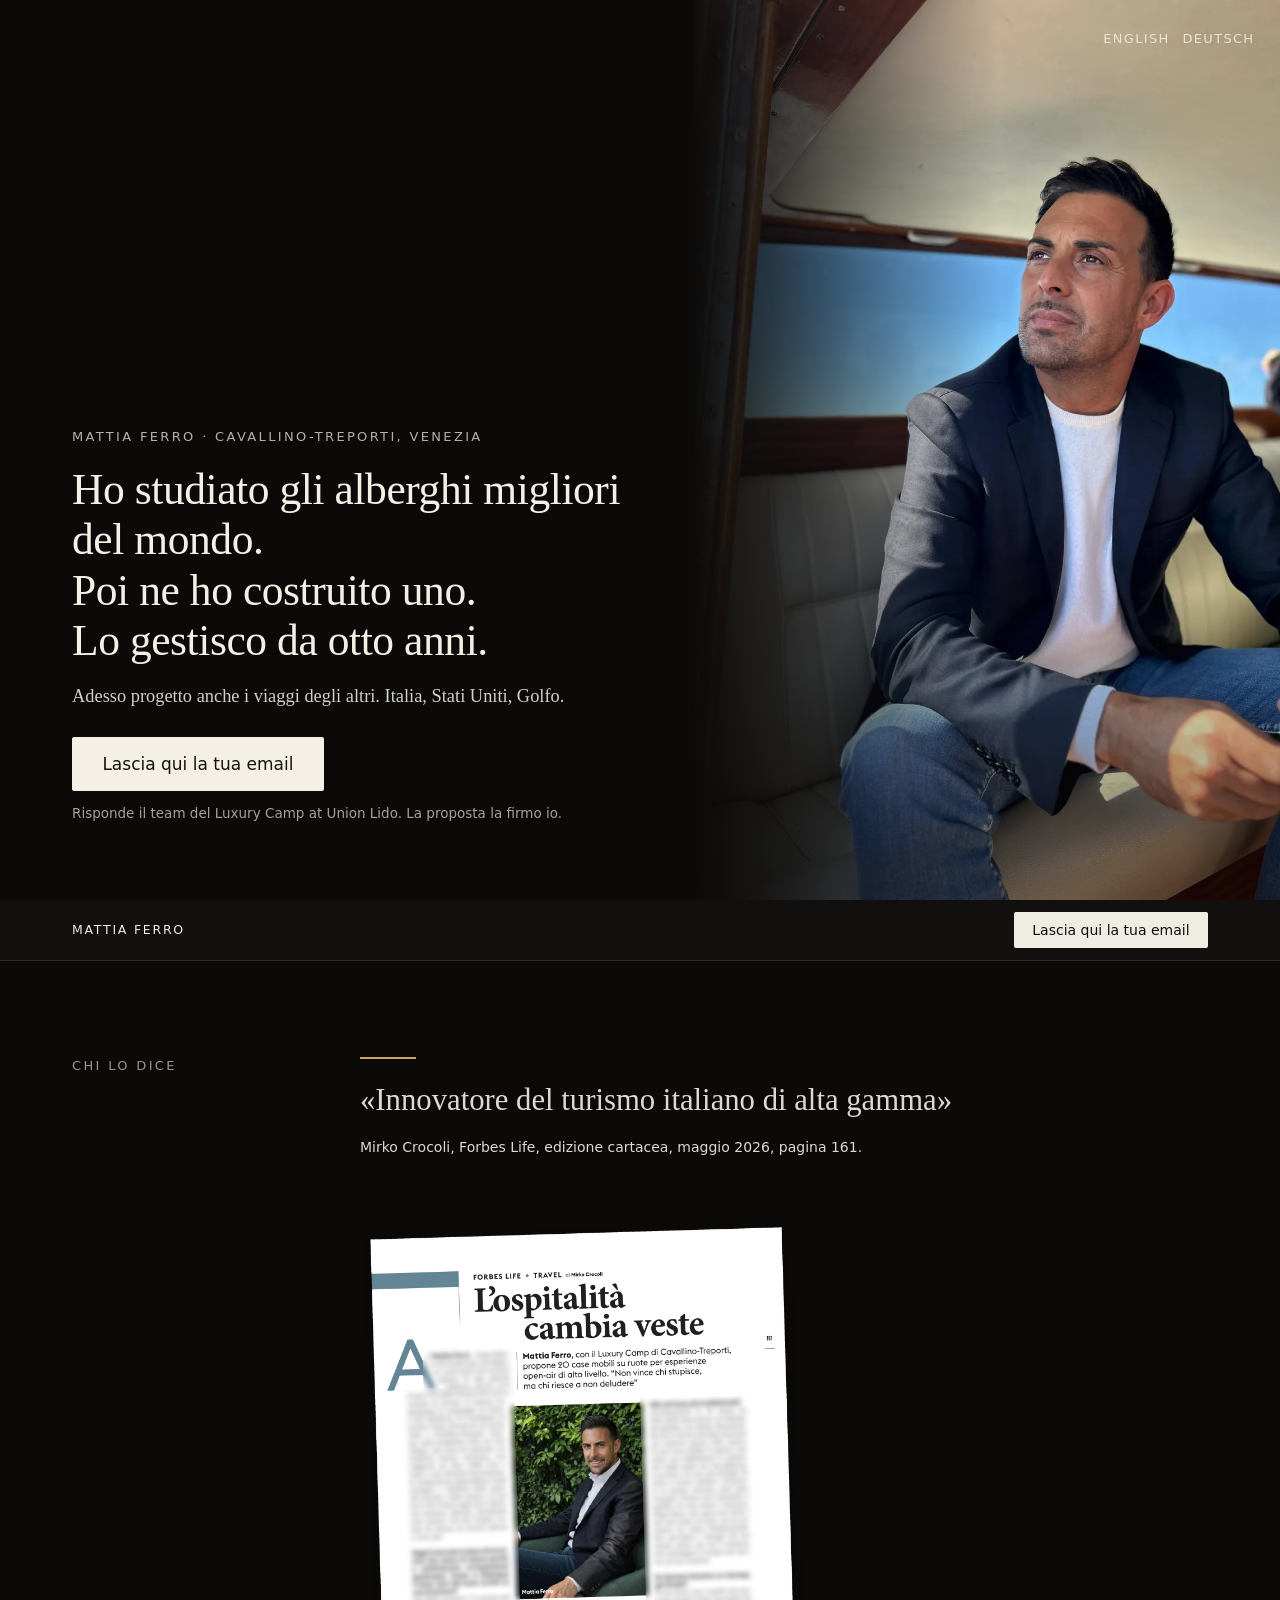
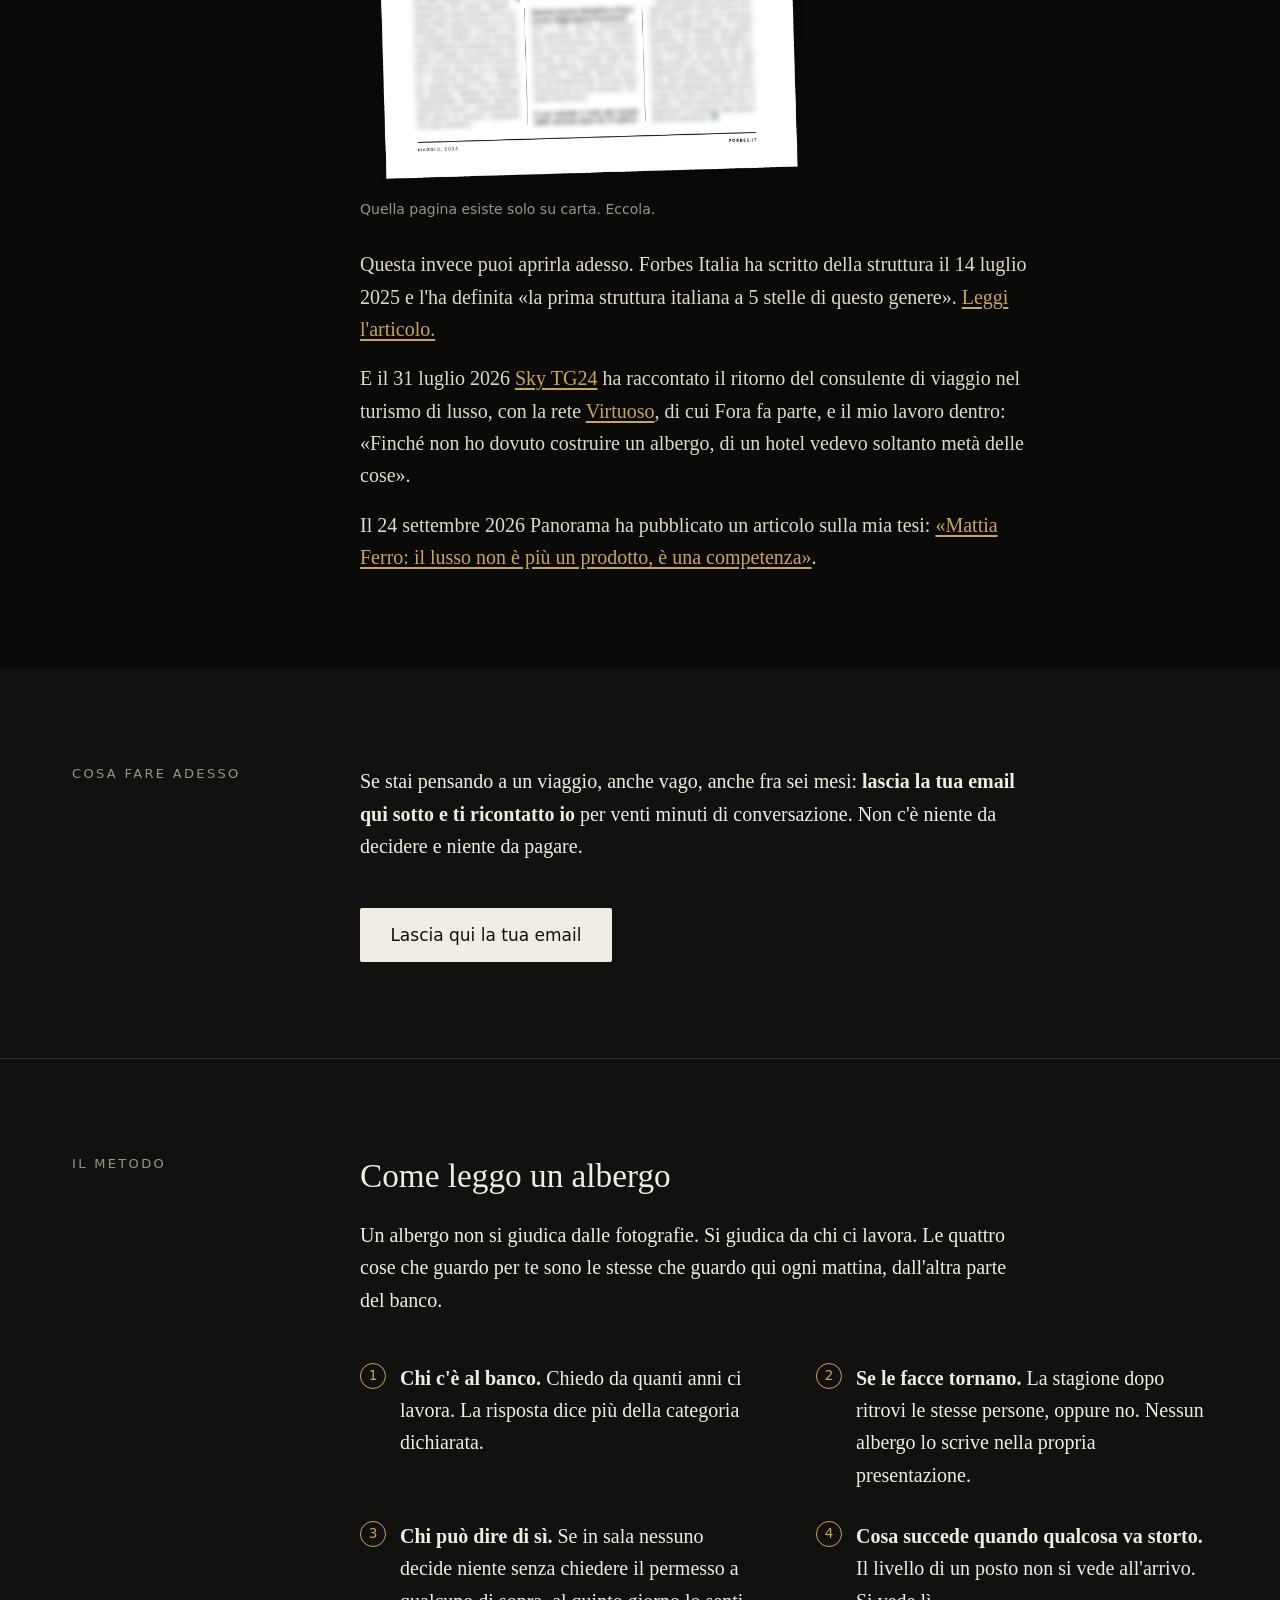
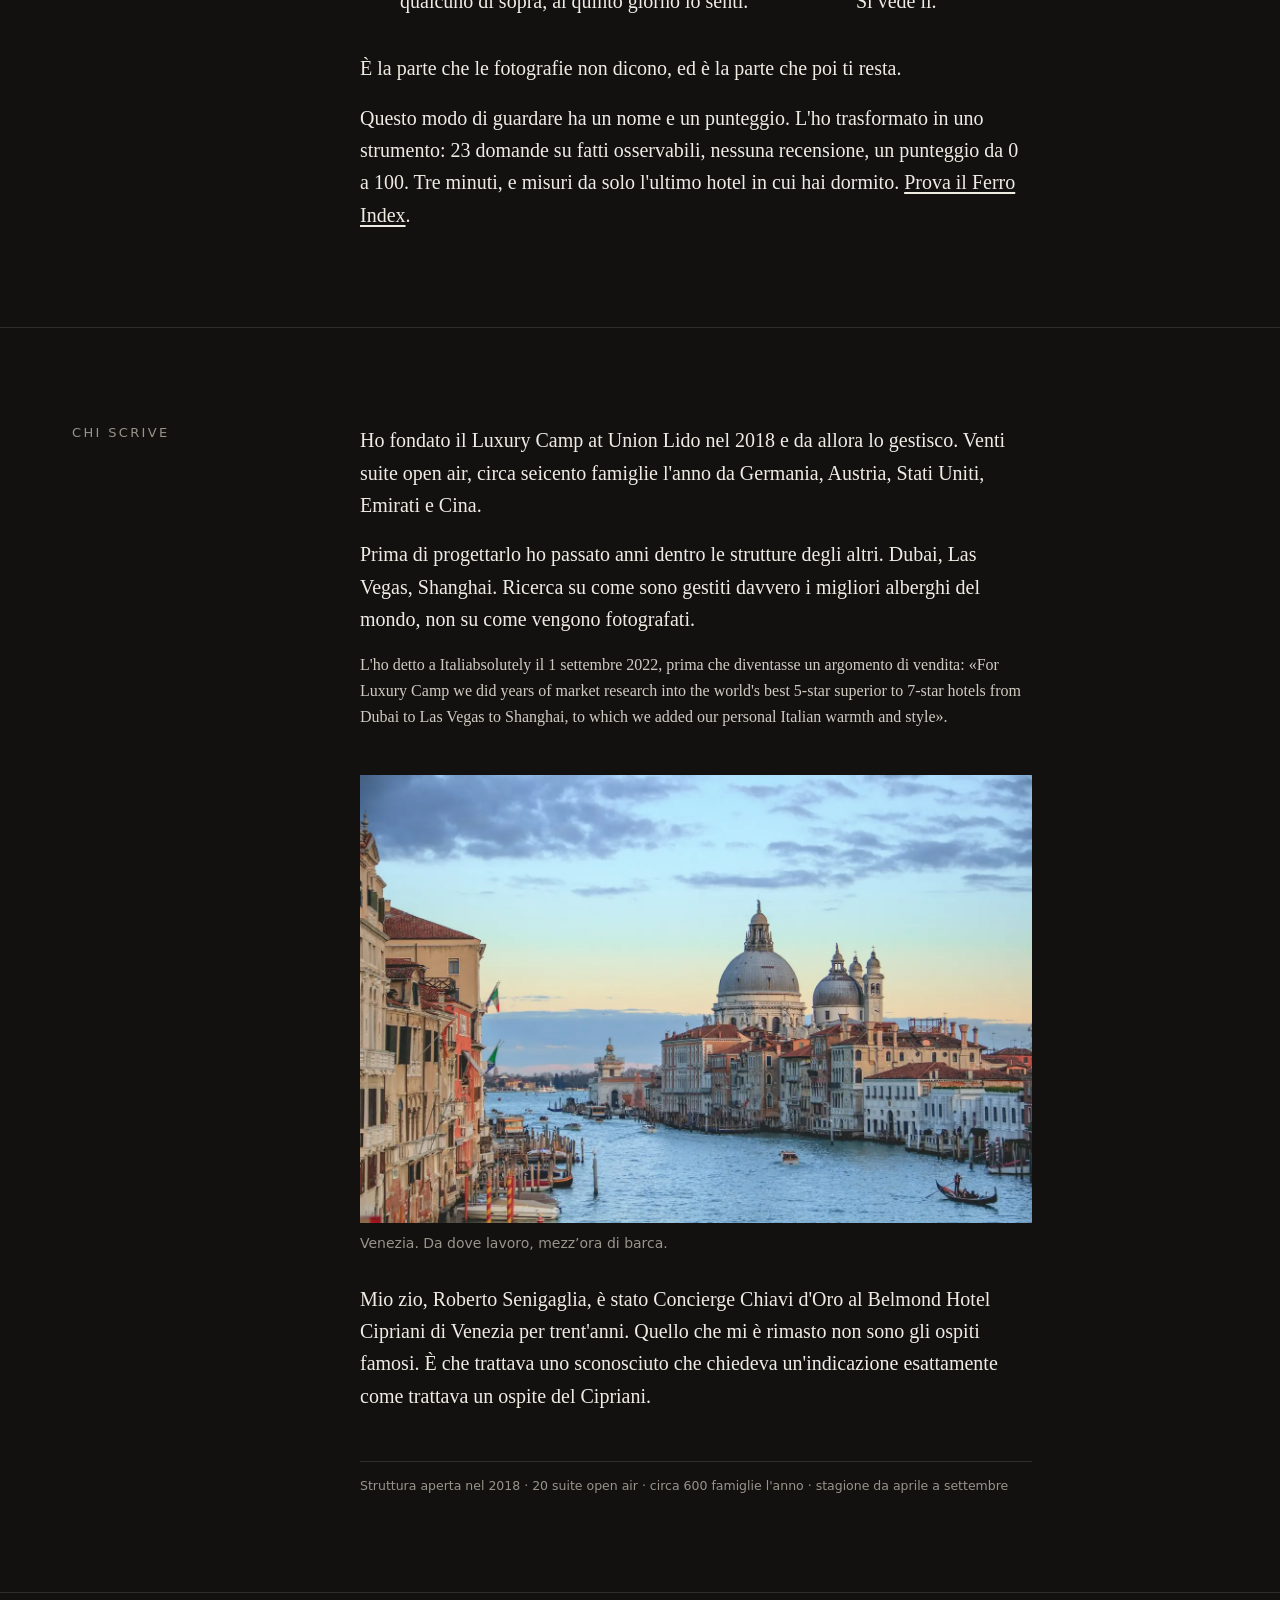
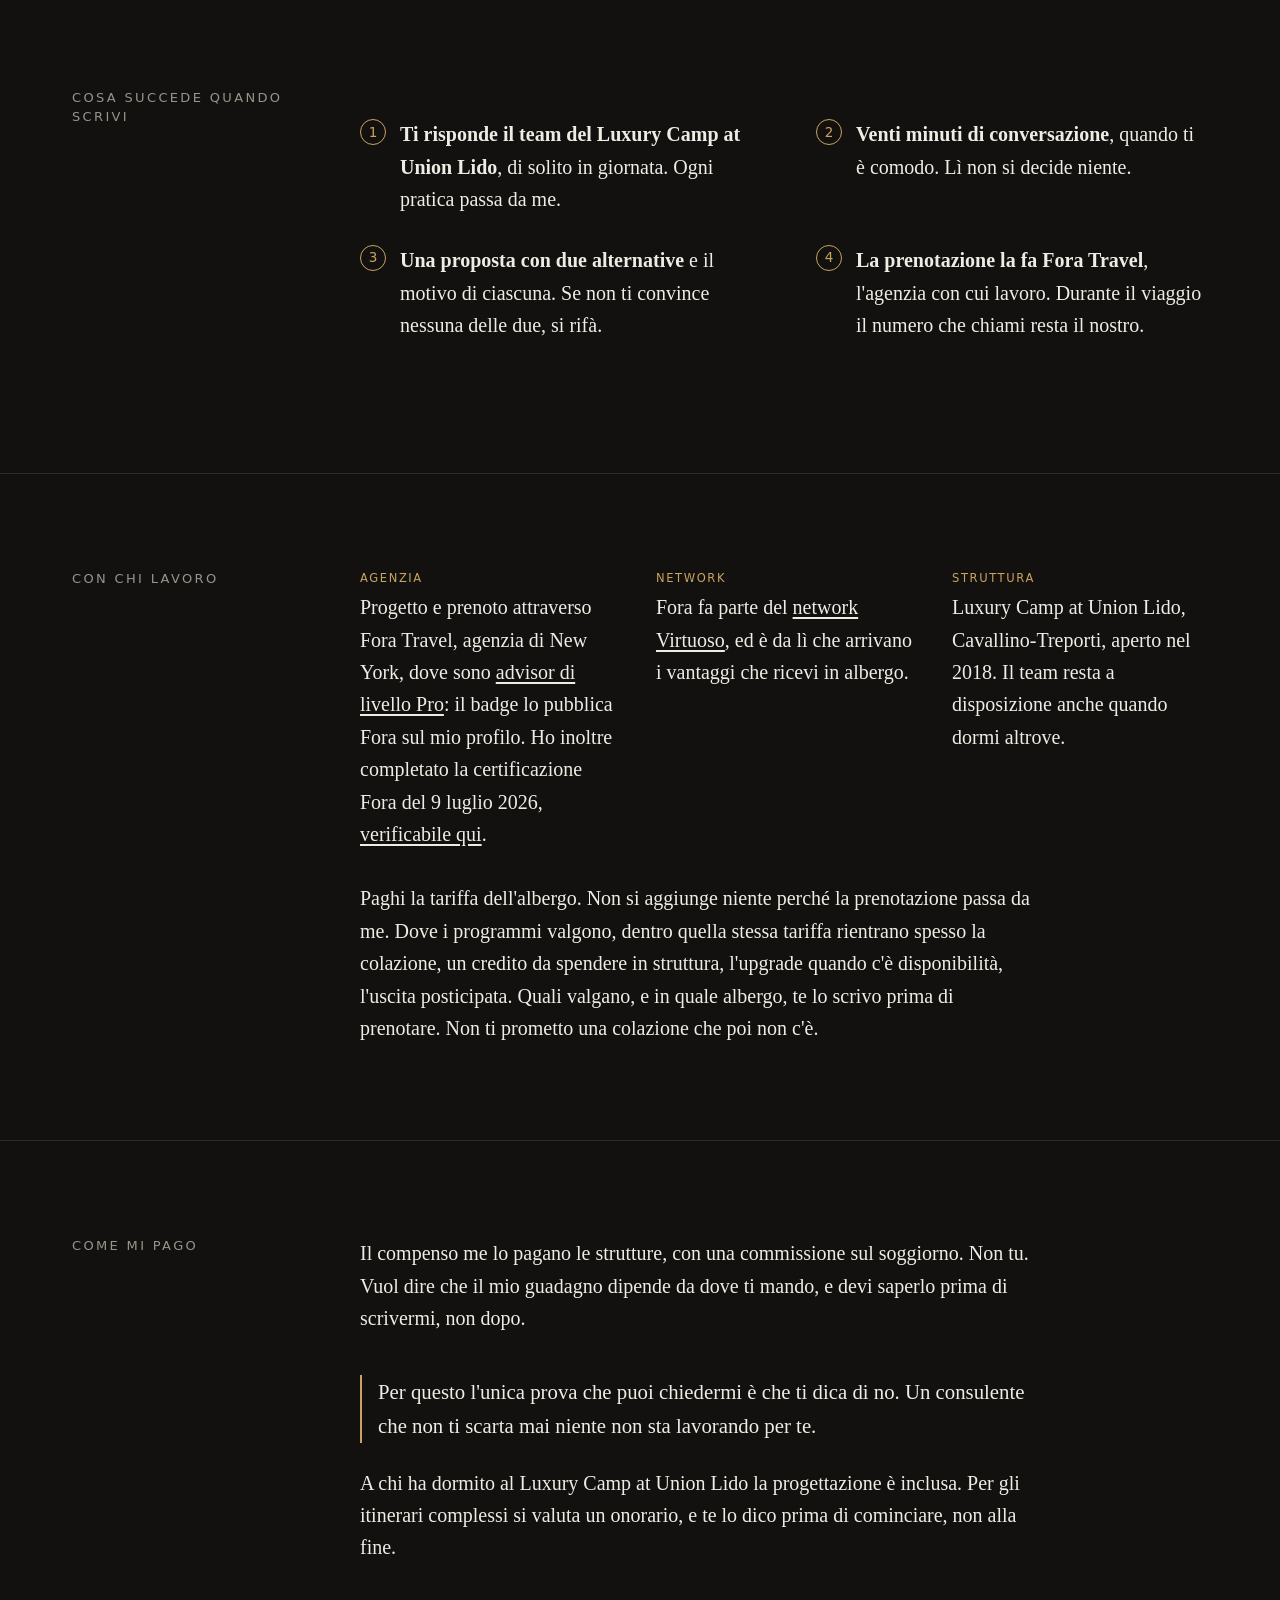
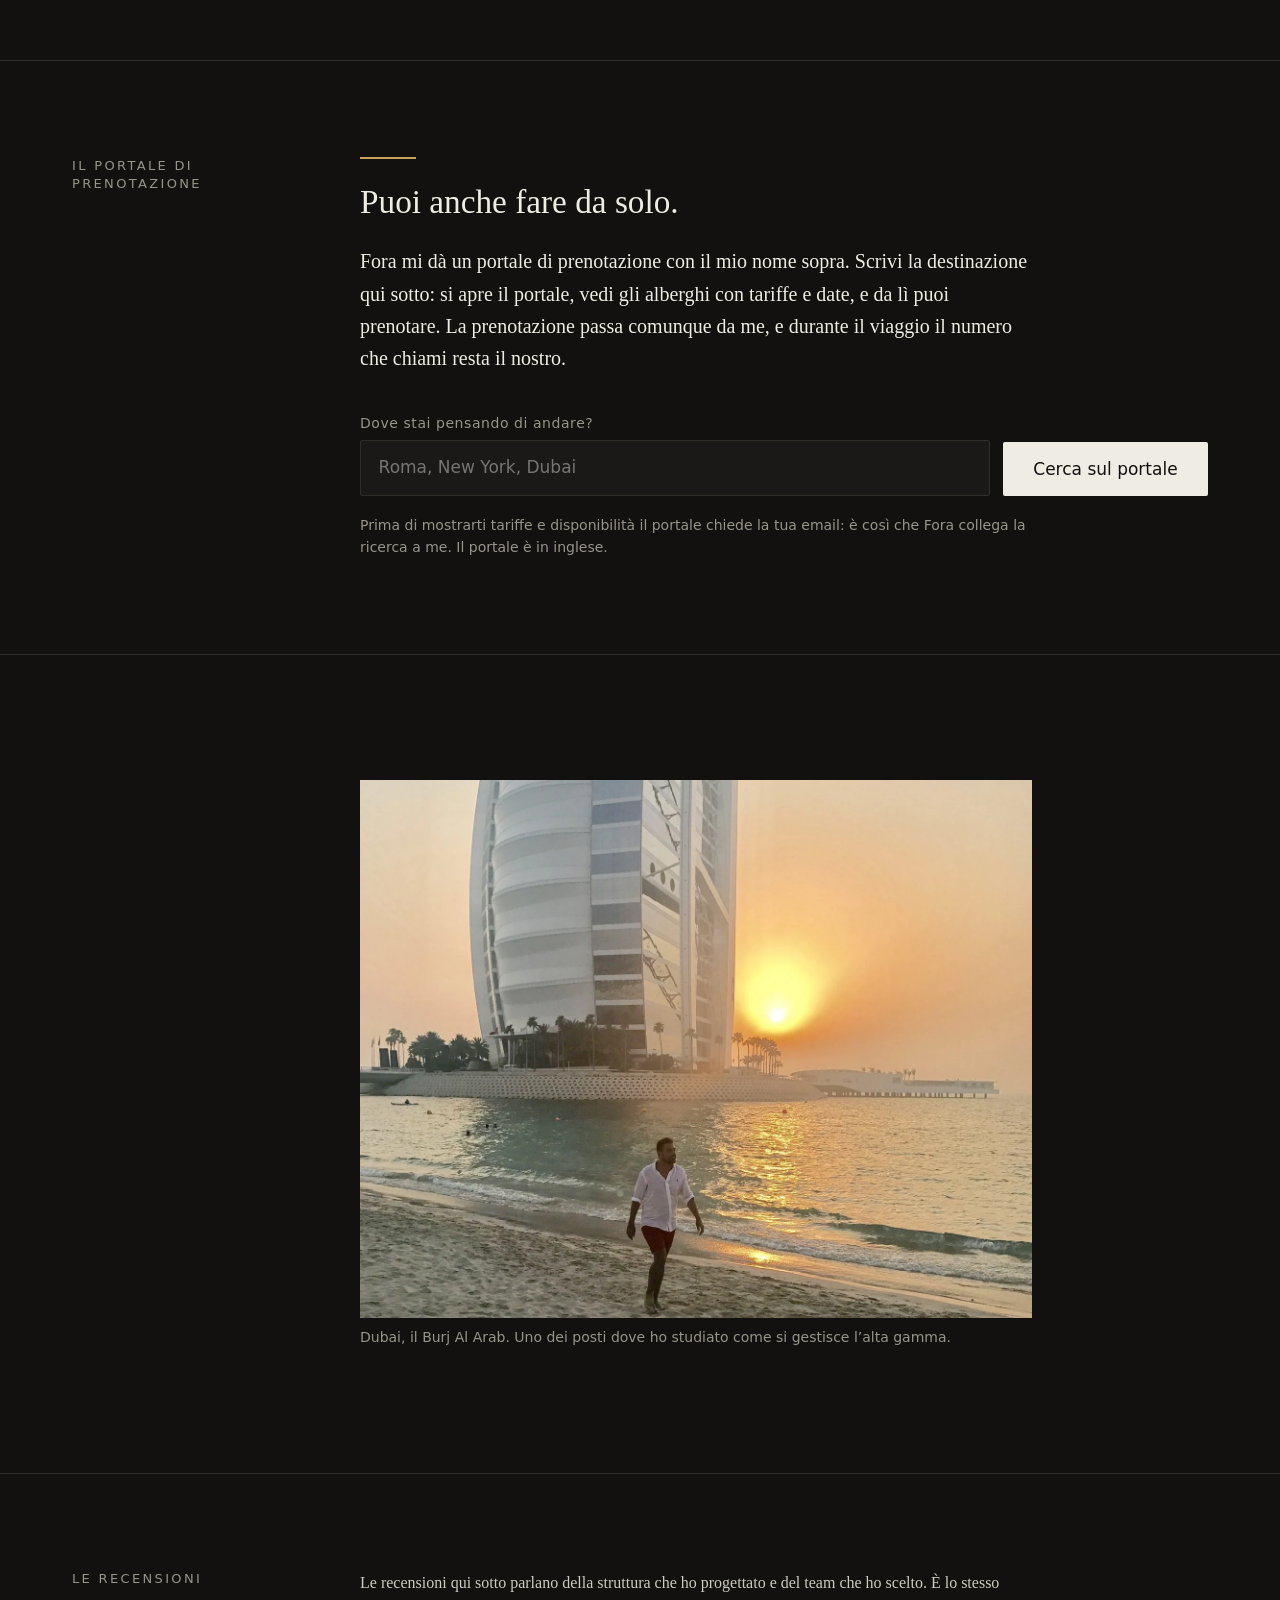
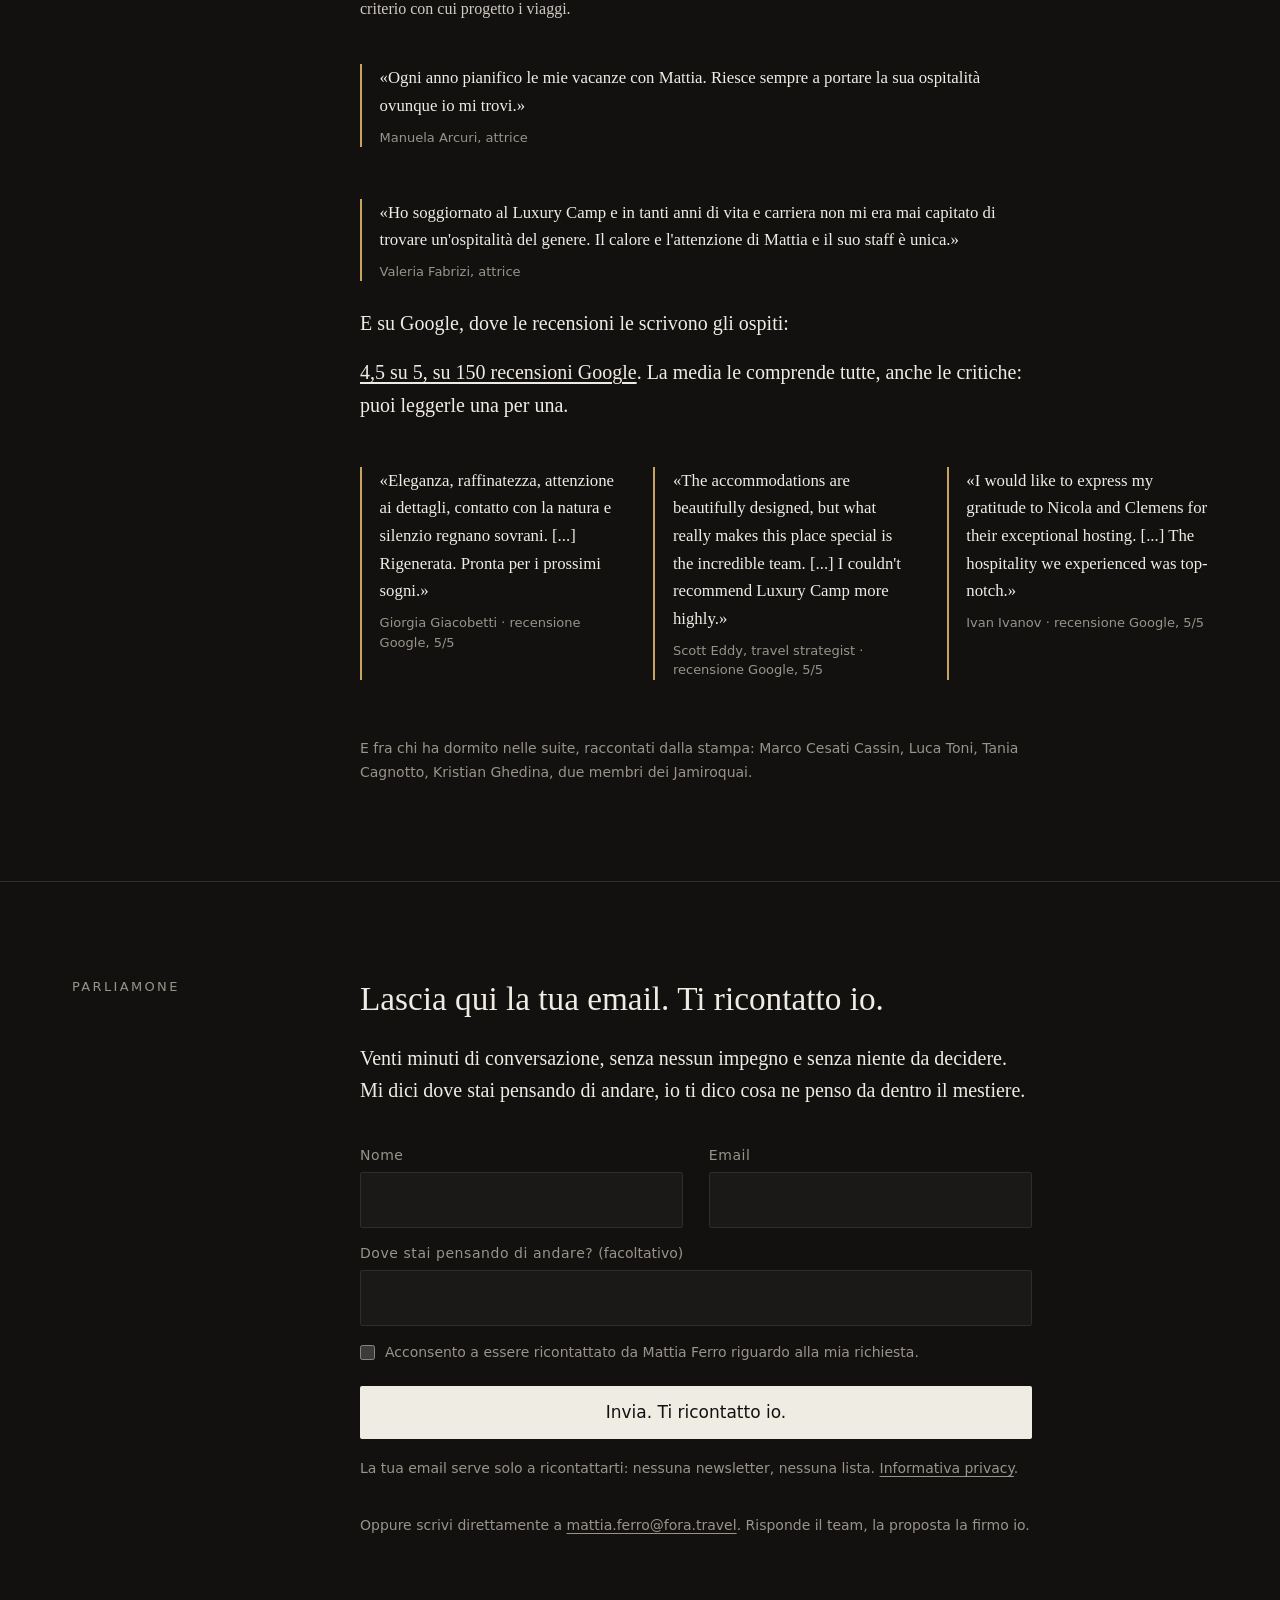
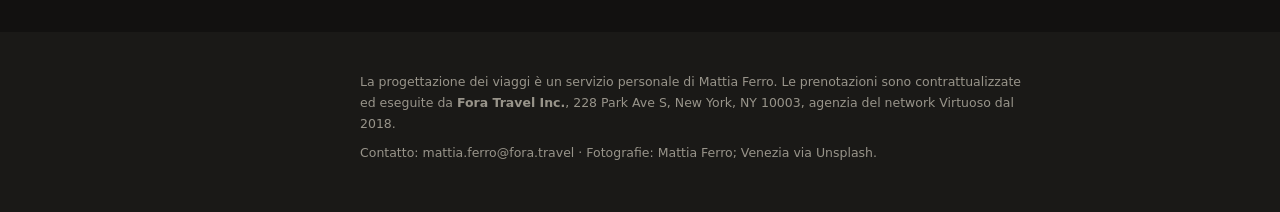
<file: index.html>
<!doctype html>
<html lang="it">
<head>
<meta charset="utf-8">
<meta name="viewport" content="width=device-width,initial-scale=1">
<title>Mattia Ferro, travel advisor</title>
<meta name="description" content="Ho studiato gli alberghi migliori del mondo, poi ne ho costruito uno, e lo gestisco da otto anni. Adesso progetto anche i viaggi degli altri.">
<link rel="canonical" href="https://travel.mattiaferro.com/">
<link rel="alternate" hreflang="it" href="https://travel.mattiaferro.com/">
<link rel="alternate" hreflang="en" href="https://travel.mattiaferro.com/en/">
<link rel="alternate" hreflang="de" href="https://travel.mattiaferro.com/de/">
<link rel="alternate" hreflang="x-default" href="https://travel.mattiaferro.com/en/">
<meta property="og:type" content="profile">
<meta property="og:title" content="Mattia Ferro, travel advisor">
<meta property="og:description" content="Ho studiato gli alberghi migliori del mondo. Poi ne ho costruito uno. Lo gestisco da otto anni.">
<meta property="og:url" content="https://travel.mattiaferro.com/">
<meta property="og:locale" content="it_IT">
<meta property="og:image" content="https://travel.mattiaferro.com/assets/og.jpg">
<meta property="og:image:width" content="1200">
<meta property="og:image:height" content="630">
<meta property="og:image:alt" content="Mattia Ferro su un taxi d'acqua in laguna, verso Venezia.">
<meta name="twitter:card" content="summary_large_image">
<meta name="theme-color" content="#121110">
<link rel="icon" type="image/png" href="/assets/favicon.png">
<link rel="apple-touch-icon" href="/assets/apple-touch-icon.png">
<style>
:root{
  color-scheme:dark;
  --ink:#efece4; --ink-2:#cfcbc1; --soft:#98948a; --line:#2f2d28;
  --bg:#121110; --bg-2:#1a1917; --dark:#0b0a09; --ivory:#f5f0e6; --brass:#c9a45f; --brass-text:#c9a45f; --brass-dark:#c9a45f;
  --w:38rem; --wl:58rem; --nav-h:3.25rem;
}
@media print{
  :root{color-scheme:light;
    --ink:#14130f; --ink-2:#3f3d36; --soft:#57544c; --line:#ccc;
    --bg:#fff; --bg-2:#fff; --dark:#fff; --ivory:#14130f; --brass:#7d6233; --brass-text:#7d6233; --brass-dark:#7d6233;}
  .cta{background:#14130f;color:#fff}
}
*{box-sizing:border-box;margin:0;padding:0}
html{-webkit-text-size-adjust:100%}
body{background:var(--bg);color:var(--ink);
  font:400 17px/1.68 "Iowan Old Style",Georgia,"Times New Roman",serif}
img{display:block;max-width:100%;height:auto}
a{color:inherit;text-underline-offset:3px}

.wrap{max-width:var(--w);margin:0 auto;padding:0 1.35rem}
.sec{padding:3.4rem 0}
.sec+.sec{border-top:1px solid var(--line)}

.kicker{font:500 11.5px/1.4 system-ui,sans-serif;letter-spacing:.16em;
  text-transform:uppercase;color:var(--soft);margin-bottom:1.1rem}
h1{font-size:clamp(1.72rem,7vw,2.4rem);line-height:1.16;font-weight:400;letter-spacing:-.01em}
h2{font-size:clamp(1.32rem,5vw,1.7rem);line-height:1.25;font-weight:400;margin-bottom:1rem}
p{margin-bottom:1.05rem}
p:last-child{margin-bottom:0}
strong{font-weight:600}

/* apertura */
.hero{position:relative;min-height:100svh;display:flex;flex-direction:column;
  justify-content:flex-end;background:var(--dark);overflow:hidden}
.hero-img{position:absolute;inset:0;width:100%;height:100%;object-fit:cover;
  object-position:62% 20%}
.hero-shade{position:absolute;inset:0;
  background:linear-gradient(to top,rgba(10,9,8,.92) 0%,rgba(10,9,8,.62) 34%,rgba(10,9,8,.12) 68%,rgba(10,9,8,.3) 100%)}
.hero-in{position:relative;padding:0 1.35rem 2.6rem;max-width:var(--w);margin:0 auto;width:100%}
.hero .kicker{color:rgba(245,240,230,.72)}
.hero h1{color:var(--ivory)}
.hero h1 span{display:block}
.hero-sub{color:rgba(245,240,230,.86);margin:1rem 0 1.6rem;font-size:1.06rem}
.hero-note{font:400 13.5px/1.5 system-ui,sans-serif;color:rgba(245,240,230,.66);margin-top:.75rem}
.lang{position:absolute;top:0;right:0;padding:1rem 1.35rem;z-index:2}
.lang a{font:500 12px/1 system-ui,sans-serif;letter-spacing:.1em;text-transform:uppercase;
  color:rgba(245,240,230,.82);text-decoration:none;display:inline-block;padding:16px 4px}

/* pulsante */
.cta{display:inline-block;background:var(--ivory);color:#14130f;
  font:500 16px/1 system-ui,sans-serif;text-decoration:none;
  padding:1.05rem 1.7rem;border-radius:2px}
.sec .cta{background:var(--ink);color:var(--bg)}
.cta-row{margin-top:1.8rem}

/* fascia scura */
.band{background:var(--dark);color:var(--ivory);padding:3.4rem 0}
.band .kicker{color:rgba(245,240,230,.6)}
.band a{color:var(--brass-dark)}
.quote{font-size:clamp(1.3rem,5.4vw,1.66rem);line-height:1.3;margin-bottom:1rem}
.attrib{font:400 13.5px/1.55 system-ui,sans-serif;color:rgba(245,240,230,.68);margin-bottom:1.8rem}
.band p{color:rgba(245,240,230,.9)}
.rule-brass{width:44px;height:2px;background:var(--brass);border:0;margin:0 0 1.4rem}

/* immagini */
figure{margin:1.8rem 0}
figcaption{font:400 13px/1.5 system-ui,sans-serif;color:var(--soft);margin-top:.6rem}

/* elenchi e blocchi */
.steps{list-style:none;counter-reset:s}
.steps li{counter-increment:s;position:relative;padding-left:2.1rem;margin-bottom:1.1rem}
.steps li::before{content:counter(s);position:absolute;left:0;top:.08em;
  font:500 13px/1 system-ui,sans-serif;color:var(--brass-text);
  border:1px solid var(--brass-text);border-radius:50%;width:22px;height:22px;
  display:flex;align-items:center;justify-content:center}
.lbl{font:500 11.5px/1.4 system-ui,sans-serif;letter-spacing:.14em;text-transform:uppercase;
  color:var(--brass-text);margin-bottom:.35rem}
.blk{margin-bottom:1.5rem}
.pull{font-size:1.12rem;border-left:2px solid var(--brass);padding-left:1rem;margin:1.5rem 0}
.colophon{font:400 12.5px/1.6 system-ui,sans-serif;color:var(--soft);
  border-top:1px solid var(--line);padding-top:.9rem;margin-top:2rem}
.src{font-size:.95rem;color:var(--ink-2)}

.form{margin-top:1.4rem}
.form label{display:block;font:500 13px/1.4 system-ui,sans-serif;color:var(--soft);
  letter-spacing:.04em;margin-bottom:1rem}
.form input[type=text],.form input[type=email]{display:block;width:100%;margin-top:.4rem;
  padding:.85rem 1rem;font:400 16px/1.4 system-ui,sans-serif;color:var(--ink);
  background:var(--bg-2);border:1px solid var(--line);border-radius:2px}
.form input:focus{outline:2px solid var(--brass);outline-offset:1px}
.form .check{display:flex;gap:.6rem;align-items:flex-start;font-weight:400;
  text-transform:none;letter-spacing:0;line-height:1.5}
.form .check input{margin-top:.2em}
.form .cta{border:0;cursor:pointer;width:100%;margin-top:.4rem}
.opz{text-transform:none;letter-spacing:0;font-weight:400}
.note{font:400 13.5px/1.6 system-ui,sans-serif;color:var(--soft);margin-top:1.1rem}

/* portale di prenotazione */
.searchrow{display:flex;flex-direction:column}
.searchrow label{margin-bottom:0}

/* stati interattivi */
.cta{transition:background .15s ease,color .15s ease}
a:hover{color:var(--brass)}
.cta:hover{background:#fff;color:#14130f}
a:focus-visible,button:focus-visible{outline:2px solid var(--brass);outline-offset:3px}
.form .check input{width:1.15em;height:1.15em}

/* barra fissa */
.topbar{position:sticky;top:0;z-index:50;background:var(--bg);border-bottom:1px solid var(--line)}
@supports ((-webkit-backdrop-filter:blur(10px)) or (backdrop-filter:blur(10px))){
  .topbar{background:color-mix(in srgb,var(--bg) 92%,transparent);
    -webkit-backdrop-filter:blur(10px);backdrop-filter:blur(10px)}
}
.topbar-in{max-width:var(--wl);margin:0 auto;height:var(--nav-h);display:flex;
  align-items:center;justify-content:space-between;gap:1rem;
  padding:0 max(1.35rem,env(safe-area-inset-right)) 0 max(1.35rem,env(safe-area-inset-left))}
.topbar-nome{font:500 12.5px/1 system-ui,sans-serif;letter-spacing:.14em;
  text-transform:uppercase;color:var(--ink);text-decoration:none;white-space:nowrap;padding:1rem 0}
.topbar .cta{background:var(--ink);color:var(--bg);padding:.7rem 1.15rem;font-size:13.5px;white-space:nowrap}
[id]{scroll-margin-top:calc(var(--nav-h) + .75rem)}

/* comparsa allo scorrimento */
@media (prefers-reduced-motion:no-preference){
  html{scroll-behavior:smooth}
  html.js [data-reveal]>*{opacity:0;transform:translateY(10px);
    transition:opacity .45s ease-out,transform .45s ease-out;
    transition-delay:calc(var(--rn,0)*70ms)}
  html.js [data-reveal].vista>*{opacity:1;transform:none}
}
@media print{[data-reveal]>*{opacity:1!important;transform:none!important}}
@media (max-width:45.99rem){.cta-row .cta{display:block;text-align:center}}
.rev{margin:1.6rem 0;border-left:2px solid var(--brass);padding-left:1.1rem}
.rev p{font-size:1.05rem;line-height:1.65;margin-bottom:.5rem}
.rev footer{font:400 13px/1.5 system-ui,sans-serif;color:var(--soft)}
.nomi-riga{font:400 14px/1.7 system-ui,sans-serif;color:var(--soft);margin-top:1.8rem}
body>footer{background:var(--bg-2);padding:2.4rem 0 3rem;
  font:400 12.5px/1.7 system-ui,sans-serif;color:var(--soft)}
body>footer p{margin-bottom:.5rem}

@media (min-width:46rem){
  body{font-size:18px}
  .sec{padding:4.4rem 0}
  .hero-img{left:auto;right:0;width:46%;object-position:62% 22%}
  .hero-shade{background:
    linear-gradient(to right, var(--dark) 54%, rgba(10,9,8,0) 78%),
    linear-gradient(to top, rgba(10,9,8,.5) 0%, rgba(10,9,8,0) 38%)}
  .hero-in{margin:0;max-width:none;width:56%;padding:0 2rem 4.6rem clamp(2rem,7vw,6.5rem)}
  .hero-in h1{max-width:30rem}
  .searchrow{flex-direction:row;gap:.8rem;align-items:flex-end}
  .searchrow label{flex:1}
  .form .searchrow .cta{width:auto;margin-top:0;white-space:nowrap}
}

@media (min-width:64rem){
  :root{--nav-h:3.75rem}
  body{font-size:20px;line-height:1.62}
  .sec,.band{padding:6rem 0}
  .kicker{font-size:13px;letter-spacing:.18em}
  h1{font-size:clamp(2.6rem,3.4vw,3.4rem)}
  h2{font-size:clamp(2rem,2.6vw,2.5rem);margin-bottom:1.4rem}
  .quote{font-size:clamp(1.9rem,2.4vw,2.4rem)}
  .pull{font-size:1.3rem}
  .attrib,.note,figcaption{font-size:14px}
  .src{font-size:1rem}
  .rule-brass{width:56px}
  .lang a{font-size:13px}
  .hero-in{margin:0 auto;max-width:76rem;width:100%;padding:0 2.5rem 4.8rem}
  .hero-in h1{max-width:36rem}
  .hero-sub{font-size:1.15rem}
  .cta{font-size:17px;padding:1.15rem 1.9rem}
  .form label{font-size:14px}
  .form input[type=text],.form input[type=email]{font-size:17px;padding:.95rem 1.1rem}
  .wrap{max-width:76rem;display:grid;grid-template-columns:14rem 1fr;column-gap:4rem;align-items:start;padding:0 2.5rem}
  .wrap>*{grid-column:2;max-width:42rem}
  .wrap>.kicker{grid-column:1;grid-row:1/span 60;position:sticky;top:calc(var(--nav-h) + 2rem);margin-bottom:0;max-width:none}
  .wrap>.steps,.wrap>.griglia,.wrap>.rev3,.wrap>.form{max-width:none}
  .wrap>figure{max-width:42rem}
  .wrap>figure.ritratto{max-width:26rem}
  .band .wrap>figure.ritratto{max-width:28rem}
  .wrap>.steps{display:grid;grid-template-columns:1fr 1fr;gap:1.8rem 4rem;margin:1.8rem 0 2.2rem}
  .steps li{margin-bottom:0;padding-left:2.5rem}
  .steps li::before{width:24px;height:24px;font-size:13.5px}
  .wrap>.griglia{display:grid;grid-template-columns:repeat(3,1fr);gap:2.5rem;margin-bottom:2rem}
  .griglia .blk{margin-bottom:0}
  .wrap>.rev3{display:grid;grid-template-columns:repeat(3,1fr);gap:2rem;margin:1.8rem 0}
  .rev3 .rev{margin:0}
  .rev3 .rev p{font-size:1.05rem}
  #contatto .form{display:grid;grid-template-columns:1fr 1fr;column-gap:1.6rem;max-width:42rem}
  #contatto .form>*{grid-column:1/-1}
  #contatto .form>label:nth-of-type(1){grid-column:1}
  #contatto .form>label:nth-of-type(2){grid-column:2}
  .topbar-in{max-width:76rem;padding:0 2.5rem}
  .topbar .cta{font-size:14px}
}
</style>
<script type="application/ld+json">
{"@context": "https://schema.org", "@type": "Person", "name": "Mattia Ferro", "jobTitle": "Travel advisor", "url": "https://travel.mattiaferro.com/", "image": "https://travel.mattiaferro.com/assets/og.jpg", "email": "mailto:mattia.ferro@fora.travel", "affiliation": {"@type": "Organization", "name": "Fora Travel Inc.", "url": "https://www.foratravel.com/"}, "knowsLanguage": ["it", "en"], "sameAs": ["https://www.foratravel.com/advisor/mattia-ferro", "https://www.virtuoso.com/advisor/mattferr74504", "https://www.linkedin.com/in/mattiaferro", "https://mattiaferro.com/", "https://index.mattiaferro.com/"], "subjectOf": {"@type": "NewsArticle", "headline": "Mattia Ferro: il lusso non è più un prodotto, è una competenza", "url": "https://www.panorama.it/attualita/mattia-ferro-il-lusso-non-e-piu-un-prodotto-e-una-competenza", "datePublished": "2026-09-24", "inLanguage": "it", "publisher": {"@type": "Organization", "name": "Panorama", "url": "https://www.panorama.it/"}}}
</script>
</head>
<body>

<header class="hero">
  <picture><source srcset="/assets/hero.webp" type="image/webp"><img class="hero-img" src="/assets/hero.jpg" width="1170" height="1560" fetchpriority="high" alt="Mattia Ferro su un taxi d'acqua in laguna, verso Venezia."></picture>
  <div class="hero-shade"></div>
  <nav class="lang" aria-label="Lingua"><a href="/en/" hreflang="en">English</a> <a href="/de/" hreflang="de">Deutsch</a></nav>
  <div class="hero-in">
    <p class="kicker">Mattia Ferro · Cavallino-Treporti, Venezia</p>
    <h1><span>Ho studiato gli alberghi migliori del mondo.</span><span>Poi ne ho costruito uno.</span><span>Lo gestisco da otto anni.</span></h1>
    <p class="hero-sub">Adesso progetto anche i viaggi degli altri. Italia, Stati Uniti, Golfo.</p>
    <a class="cta" href="#contatto">Lascia qui la tua email</a>
    <p class="hero-note">Risponde il team del Luxury Camp at Union Lido. La proposta la firmo io.</p>
  </div>
</header>

<nav class="topbar" aria-label="Navigazione">
  <div class="topbar-in">
    <a class="topbar-nome" href="#">Mattia Ferro</a>
    <a class="cta" href="#contatto">Lascia qui la tua email</a>
  </div>
</nav>

<section class="band">
  <div class="wrap">
    <p class="kicker">Chi lo dice</p>
    <hr class="rule-brass">
    <p class="quote">«Innovatore del turismo italiano di alta gamma»</p>
    <p class="attrib">Mirko Crocoli, Forbes Life, edizione cartacea, maggio 2026, pagina 161.</p>
    <figure class="ritratto">
      <picture><source srcset="/assets/forbes-161-pagina.webp" type="image/webp"><img src="/assets/forbes-161-pagina.png" width="1600" height="2044" loading="lazy" alt="La pagina 161 di Forbes Life, maggio 2026, con l'intervista a Mattia Ferro firmata Mirko Crocoli."></picture>
      <figcaption>Quella pagina esiste solo su carta. Eccola.</figcaption>
    </figure>
    <p>Questa invece puoi aprirla adesso. Forbes Italia ha scritto della struttura il 14 luglio 2025 e l'ha definita «la prima struttura italiana a 5 stelle di questo genere». <a href="https://forbes.it/2025/07/14/luxury-camp-lesperienza-esclusiva-delle-vacanze-allaria-aperta">Leggi l'articolo.</a></p>
    <p>E il 31 luglio 2026 <a href="https://tg24.sky.it/lifestyle/2026/07/31/turismo-lusso-torna-consulente-viaggio">Sky TG24</a> ha raccontato il ritorno del consulente di viaggio nel turismo di lusso, con la rete <a href="https://www.virtuoso.com/advisor/mattferr74504">Virtuoso</a>, di cui Fora fa parte, e il mio lavoro dentro: «Finché non ho dovuto costruire un albergo, di un hotel vedevo soltanto metà delle cose».</p>
    <p>Il 24 settembre 2026 Panorama ha pubblicato un articolo sulla mia tesi: <a href="https://www.panorama.it/attualita/mattia-ferro-il-lusso-non-e-piu-un-prodotto-e-una-competenza">«Mattia Ferro: il lusso non è più un prodotto, è una competenza»</a>.</p>
  </div>
</section>

<section class="sec">
  <div class="wrap">
    <p class="kicker">Cosa fare adesso</p>
    <p>Se stai pensando a un viaggio, anche vago, anche fra sei mesi: <strong>lascia la tua email qui sotto e ti ricontatto io</strong> per venti minuti di conversazione. Non c'è niente da decidere e niente da pagare.</p>
    <p class="cta-row"><a class="cta" href="#contatto">Lascia qui la tua email</a></p>
  </div>
</section>

<section class="sec">
  <div class="wrap">
    <p class="kicker">Il metodo</p>
    <h2>Come leggo un albergo</h2>
    <p>Un albergo non si giudica dalle fotografie. Si giudica da chi ci lavora. Le quattro cose che guardo per te sono le stesse che guardo qui ogni mattina, dall'altra parte del banco.</p>
    <ol class="steps">
      <li><strong>Chi c'è al banco.</strong> Chiedo da quanti anni ci lavora. La risposta dice più della categoria dichiarata.</li>
      <li><strong>Se le facce tornano.</strong> La stagione dopo ritrovi le stesse persone, oppure no. Nessun albergo lo scrive nella propria presentazione.</li>
      <li><strong>Chi può dire di sì.</strong> Se in sala nessuno decide niente senza chiedere il permesso a qualcuno di sopra, al quinto giorno lo senti.</li>
      <li><strong>Cosa succede quando qualcosa va storto.</strong> Il livello di un posto non si vede all'arrivo. Si vede lì.</li>
    </ol>
    <p>È la parte che le fotografie non dicono, ed è la parte che poi ti resta.</p>
    <p>Questo modo di guardare ha un nome e un punteggio. L'ho trasformato in uno strumento: 23 domande su fatti osservabili, nessuna recensione, un punteggio da 0 a 100. Tre minuti, e misuri da solo l'ultimo hotel in cui hai dormito. <a href="https://index.mattiaferro.com/">Prova il Ferro Index</a>.</p>
  </div>
</section>

<section class="sec">
  <div class="wrap">
    <p class="kicker">Chi scrive</p>
    <p>Ho fondato il Luxury Camp at Union Lido nel 2018 e da allora lo gestisco. Venti suite open air, circa seicento famiglie l'anno da Germania, Austria, Stati Uniti, Emirati e Cina.</p>
    <p>Prima di progettarlo ho passato anni dentro le strutture degli altri. Dubai, Las Vegas, Shanghai. Ricerca su come sono gestiti davvero i migliori alberghi del mondo, non su come vengono fotografati.</p>
    <p class="src">L'ho detto a Italiabsolutely il 1 settembre 2022, prima che diventasse un argomento di vendita: «For Luxury Camp we did years of market research into the world's best 5-star superior to 7-star hotels from Dubai to Las Vegas to Shanghai, to which we added our personal Italian warmth and style».</p>
    <figure>
      <picture><source srcset="/assets/venezia.webp" type="image/webp"><img src="/assets/venezia.jpg" width="1400" height="933" loading="lazy" alt="Il Canal Grande di Venezia al tramonto, con la Basilica della Salute"></picture>
      <figcaption>Venezia. Da dove lavoro, mezz&rsquo;ora di barca.</figcaption>
    </figure>
    <p>Mio zio, Roberto Senigaglia, è stato Concierge Chiavi d'Oro al Belmond Hotel Cipriani di Venezia per trent'anni. Quello che mi è rimasto non sono gli ospiti famosi. È che trattava uno sconosciuto che chiedeva un'indicazione esattamente come trattava un ospite del Cipriani.</p>
    <p class="colophon">Struttura aperta nel 2018 · 20 suite open air · circa 600 famiglie l'anno · stagione da aprile a settembre</p>
  </div>
</section>

<section class="sec">
  <div class="wrap">
    <p class="kicker">Cosa succede quando scrivi</p>
    <ol class="steps">
      <li><strong>Ti risponde il team del Luxury Camp at Union Lido</strong>, di solito in giornata. Ogni pratica passa da me.</li>
      <li><strong>Venti minuti di conversazione</strong>, quando ti è comodo. Lì non si decide niente.</li>
      <li><strong>Una proposta con due alternative</strong> e il motivo di ciascuna. Se non ti convince nessuna delle due, si rifà.</li>
      <li><strong>La prenotazione la fa Fora Travel</strong>, l'agenzia con cui lavoro. Durante il viaggio il numero che chiami resta il nostro.</li>
    </ol>
  </div>
</section>

<section class="sec">
  <div class="wrap">
    <p class="kicker">Con chi lavoro</p>
    <div class="griglia">
    <div class="blk">
      <p class="lbl">Agenzia</p>
      <p>Progetto e prenoto attraverso Fora Travel, agenzia di New York, dove sono <a href="https://www.foratravel.com/advisor/mattia-ferro">advisor di livello Pro</a>: il badge lo pubblica Fora sul mio profilo. Ho inoltre completato la certificazione Fora del 9 luglio 2026, <a href="https://www.foratravel.com/certification?credential=29319607-bedc-4e87-bd8e-bbac78a36589">verificabile qui</a>.</p>
    </div>
    <div class="blk">
      <p class="lbl">Network</p>
      <p>Fora fa parte del <a href="https://www.virtuoso.com/advisor/mattferr74504">network Virtuoso</a>, ed è da lì che arrivano i vantaggi che ricevi in albergo.</p>
    </div>
    <div class="blk">
      <p class="lbl">Struttura</p>
      <p>Luxury Camp at Union Lido, Cavallino-Treporti, aperto nel 2018. Il team resta a disposizione anche quando dormi altrove.</p>
    </div>
    </div>
    <p>Paghi la tariffa dell'albergo. Non si aggiunge niente perché la prenotazione passa da me. Dove i programmi valgono, dentro quella stessa tariffa rientrano spesso la colazione, un credito da spendere in struttura, l'upgrade quando c'è disponibilità, l'uscita posticipata. Quali valgano, e in quale albergo, te lo scrivo prima di prenotare. Non ti prometto una colazione che poi non c'è.</p>
  </div>
</section>

<section class="sec">
  <div class="wrap">
    <p class="kicker">Come mi pago</p>
    <p>Il compenso me lo pagano le strutture, con una commissione sul soggiorno. Non tu. Vuol dire che il mio guadagno dipende da dove ti mando, e devi saperlo prima di scrivermi, non dopo.</p>
    <p class="pull">Per questo l'unica prova che puoi chiedermi è che ti dica di no. Un consulente che non ti scarta mai niente non sta lavorando per te.</p>
    <p>A chi ha dormito al Luxury Camp at Union Lido la progettazione è inclusa. Per gli itinerari complessi si valuta un onorario, e te lo dico prima di cominciare, non alla fine.</p>
  </div>
</section>

<section class="sec" id="prenota">
  <div class="wrap">
    <p class="kicker">Il portale di prenotazione</p>
    <hr class="rule-brass">
    <h2>Puoi anche fare da solo.</h2>
    <p>Fora mi dà un portale di prenotazione con il mio nome sopra. Scrivi la destinazione qui sotto: si apre il portale, vedi gli alberghi con tariffe e date, e da lì puoi prenotare. La prenotazione passa comunque da me, e durante il viaggio il numero che chiami resta il nostro.</p>
    <form class="form" action="https://trips.foratravel.com/mattia-ferro/book" method="get" target="_blank" rel="noopener">
      <div class="searchrow">
        <label>Dove stai pensando di andare?<input type="text" name="search" placeholder="Roma, New York, Dubai" autocomplete="off"></label>
        <button class="cta" type="submit">Cerca sul portale</button>
      </div>
    </form>
    <p class="note">Prima di mostrarti tariffe e disponibilità il portale chiede la tua email: è così che Fora collega la ricerca a me. Il portale è in inglese.</p>
  </div>
</section>

<section class="sec">
  <div class="wrap">
    <figure>
      <picture><source srcset="/assets/dubai-burj.webp" type="image/webp"><img src="/assets/dubai-burj.jpg" width="1400" height="1120" loading="lazy" alt="Mattia Ferro sulla spiaggia davanti al Burj Al Arab a Dubai, al tramonto."></picture>
      <figcaption>Dubai, il Burj Al Arab. Uno dei posti dove ho studiato come si gestisce l&rsquo;alta gamma.</figcaption>
    </figure>
  </div>
</section>

<section class="sec">
  <div class="wrap">
    <p class="kicker">Le recensioni</p>
    <p class="src">Le recensioni qui sotto parlano della struttura che ho progettato e del team che ho scelto. È lo stesso criterio con cui progetto i viaggi.</p>
    <blockquote class="rev">
      <p>«Ogni anno pianifico le mie vacanze con Mattia. Riesce sempre a portare la sua ospitalità ovunque io mi trovi.»</p>
      <footer>Manuela Arcuri, attrice</footer>
    </blockquote>
    <blockquote class="rev">
      <p>«Ho soggiornato al Luxury Camp e in tanti anni di vita e carriera non mi era mai capitato di trovare un'ospitalità del genere. Il calore e l'attenzione di Mattia e il suo staff è unica.»</p>
      <footer>Valeria Fabrizi, attrice</footer>
    </blockquote>
    <p>E su Google, dove le recensioni le scrivono gli ospiti:</p>
    <p><a href="https://www.google.com/maps/place/Luxury+Camp+at+Union+Lido/">4,5 su 5, su 150 recensioni Google</a>. La media le comprende tutte, anche le critiche: puoi leggerle una per una.</p>
    <div class="rev3">
    <blockquote class="rev">
      <p>«Eleganza, raffinatezza, attenzione ai dettagli, contatto con la natura e silenzio regnano sovrani. [...] Rigenerata. Pronta per i prossimi sogni.»</p>
      <footer>Giorgia Giacobetti · recensione Google, 5/5</footer>
    </blockquote>
    <blockquote class="rev">
      <p>«The accommodations are beautifully designed, but what really makes this place special is the incredible team. [...] I couldn't recommend Luxury Camp more highly.»</p>
      <footer>Scott Eddy, travel strategist · recensione Google, 5/5</footer>
    </blockquote>
    <blockquote class="rev">
      <p>«I would like to express my gratitude to Nicola and Clemens for their exceptional hosting. [...] The hospitality we experienced was top-notch.»</p>
      <footer>Ivan Ivanov · recensione Google, 5/5</footer>
    </blockquote>
    </div>
    <p class="nomi-riga">E fra chi ha dormito nelle suite, raccontati dalla stampa: Marco Cesati Cassin, Luca Toni, Tania Cagnotto, Kristian Ghedina, due membri dei Jamiroquai.</p>
  </div>
</section>

<section class="sec" id="contatto">
  <div class="wrap">
    <p class="kicker">Parliamone</p>
    <h2>Lascia qui la tua email. Ti ricontatto io.</h2>
    <p>Venti minuti di conversazione, senza nessun impegno e senza niente da decidere. Mi dici dove stai pensando di andare, io ti dico cosa ne penso da dentro il mestiere.</p>
    <form class="form" action="https://formsubmit.co/mattia.ferro@fora.travel" method="POST">
      <input type="hidden" name="_subject" value="Richiesta dalla pagina travel.mattiaferro.com">
      <input type="hidden" name="_next" value="https://travel.mattiaferro.com/grazie/">
      <input type="text" name="_honey" style="display:none">
      <label>Nome<input type="text" name="nome" required autocomplete="name"></label>
      <label>Email<input type="email" name="email" required autocomplete="email"></label>
      <label>Dove stai pensando di andare? <span class="opz">(facoltativo)</span><input type="text" name="destinazione"></label>
      <label class="check"><input type="checkbox" name="consenso" value="sì" required> Acconsento a essere ricontattato da Mattia Ferro riguardo alla mia richiesta.</label>
      <button class="cta" type="submit">Invia. Ti ricontatto io.</button>
    </form>
    <p class="note">La tua email serve solo a ricontattarti: nessuna newsletter, nessuna lista. <a href="/privacy/">Informativa privacy</a>.</p>
    <p class="note">Oppure scrivi direttamente a <a href="mailto:mattia.ferro@fora.travel">mattia.ferro@fora.travel</a>. Risponde il team, la proposta la firmo io.</p>
  </div>
</section>

<footer>
  <div class="wrap">
    <p>La progettazione dei viaggi è un servizio personale di Mattia Ferro. Le prenotazioni sono contrattualizzate ed eseguite da <strong>Fora Travel Inc.</strong>, 228 Park Ave S, New York, NY 10003, agenzia del network Virtuoso dal 2018.</p>
    <p>Contatto: mattia.ferro@fora.travel · Fotografie: Mattia Ferro; Venezia via Unsplash.</p>
  </div>
</footer>

<script>
(function(){
  if(!('IntersectionObserver' in window))return;
  document.documentElement.classList.add('js');
  var els=document.querySelectorAll('section.sec:not(#contatto):not(#prenota)>.wrap');
  var io=new IntersectionObserver(function(entries){
    entries.forEach(function(en){
      if(en.isIntersecting){en.target.classList.add('vista');io.unobserve(en.target)}
    });
  },{threshold:0,rootMargin:'0px 0px -6% 0px'});
  els.forEach(function(el){
    el.setAttribute('data-reveal','');
    Array.prototype.forEach.call(el.children,function(c,i){c.style.setProperty('--rn',Math.min(i,4))});
    io.observe(el);
  });
})();
</script>

</body>
</html>
</file>
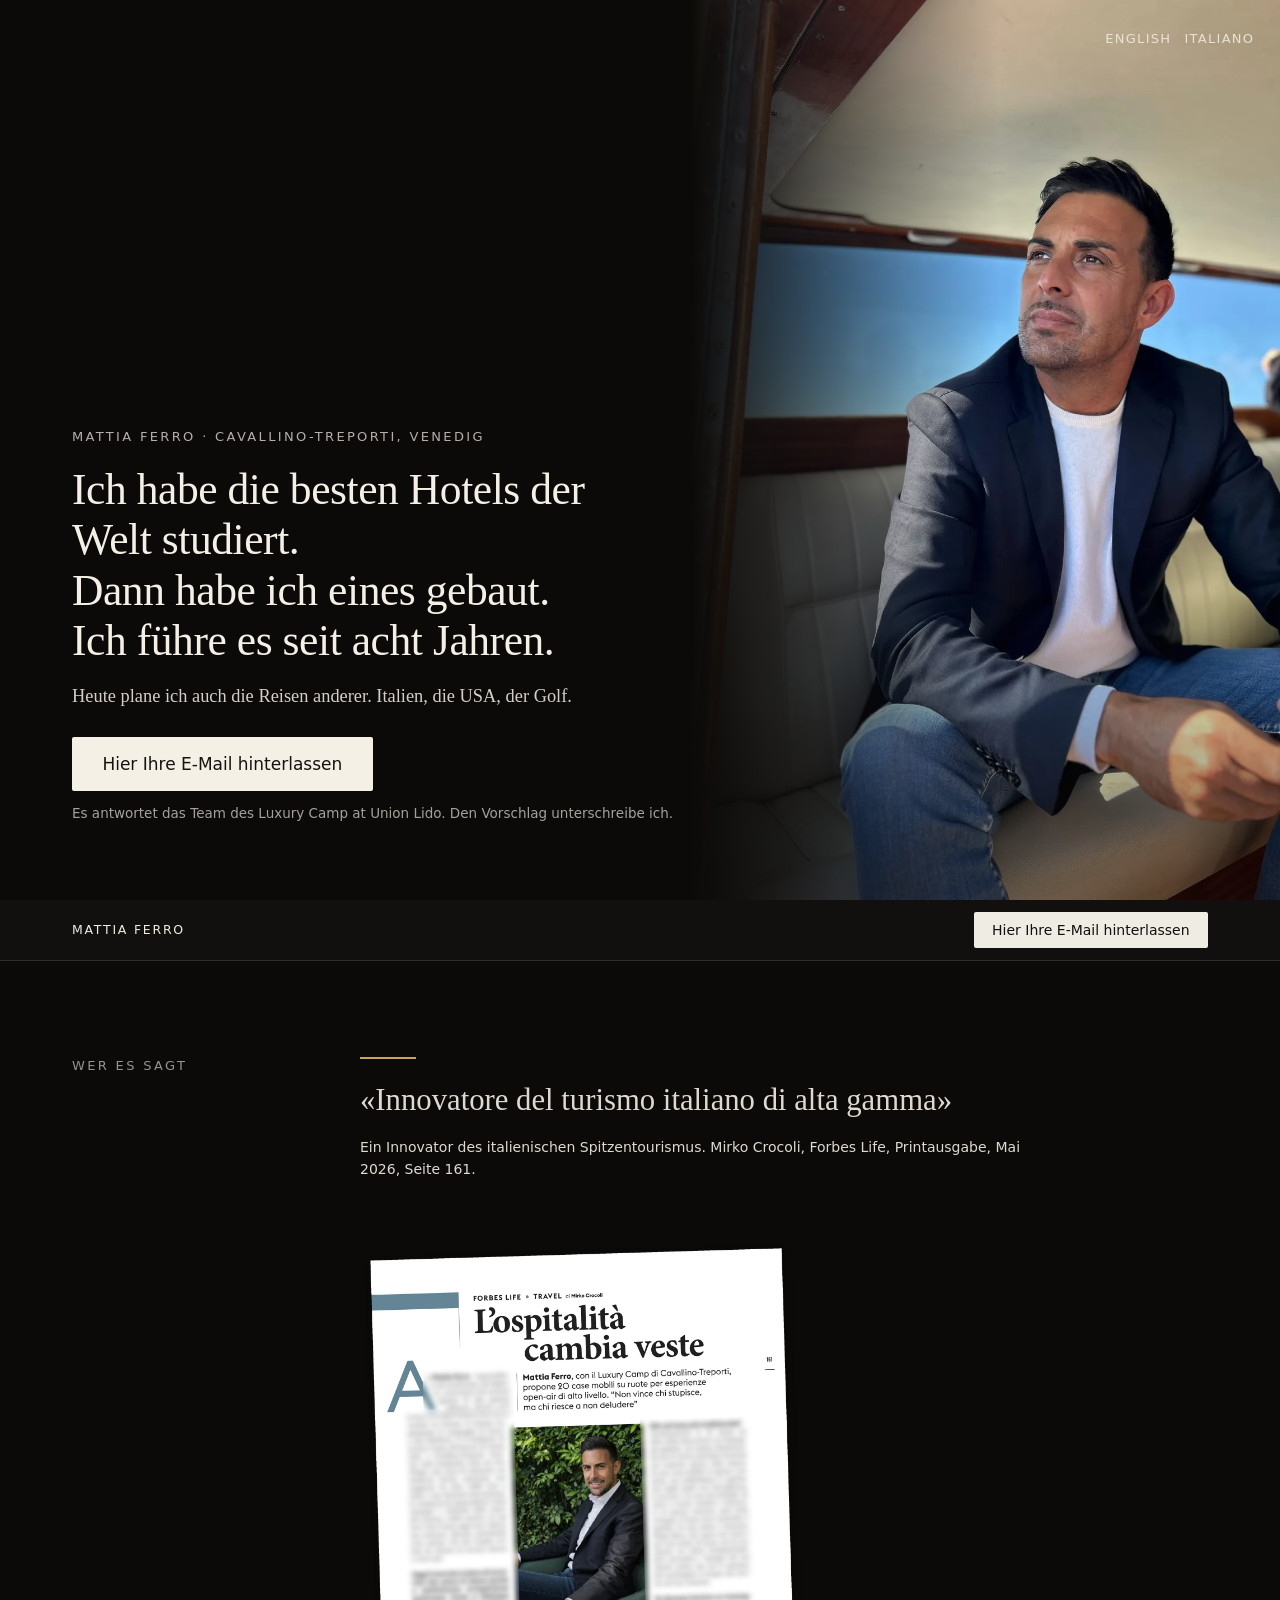
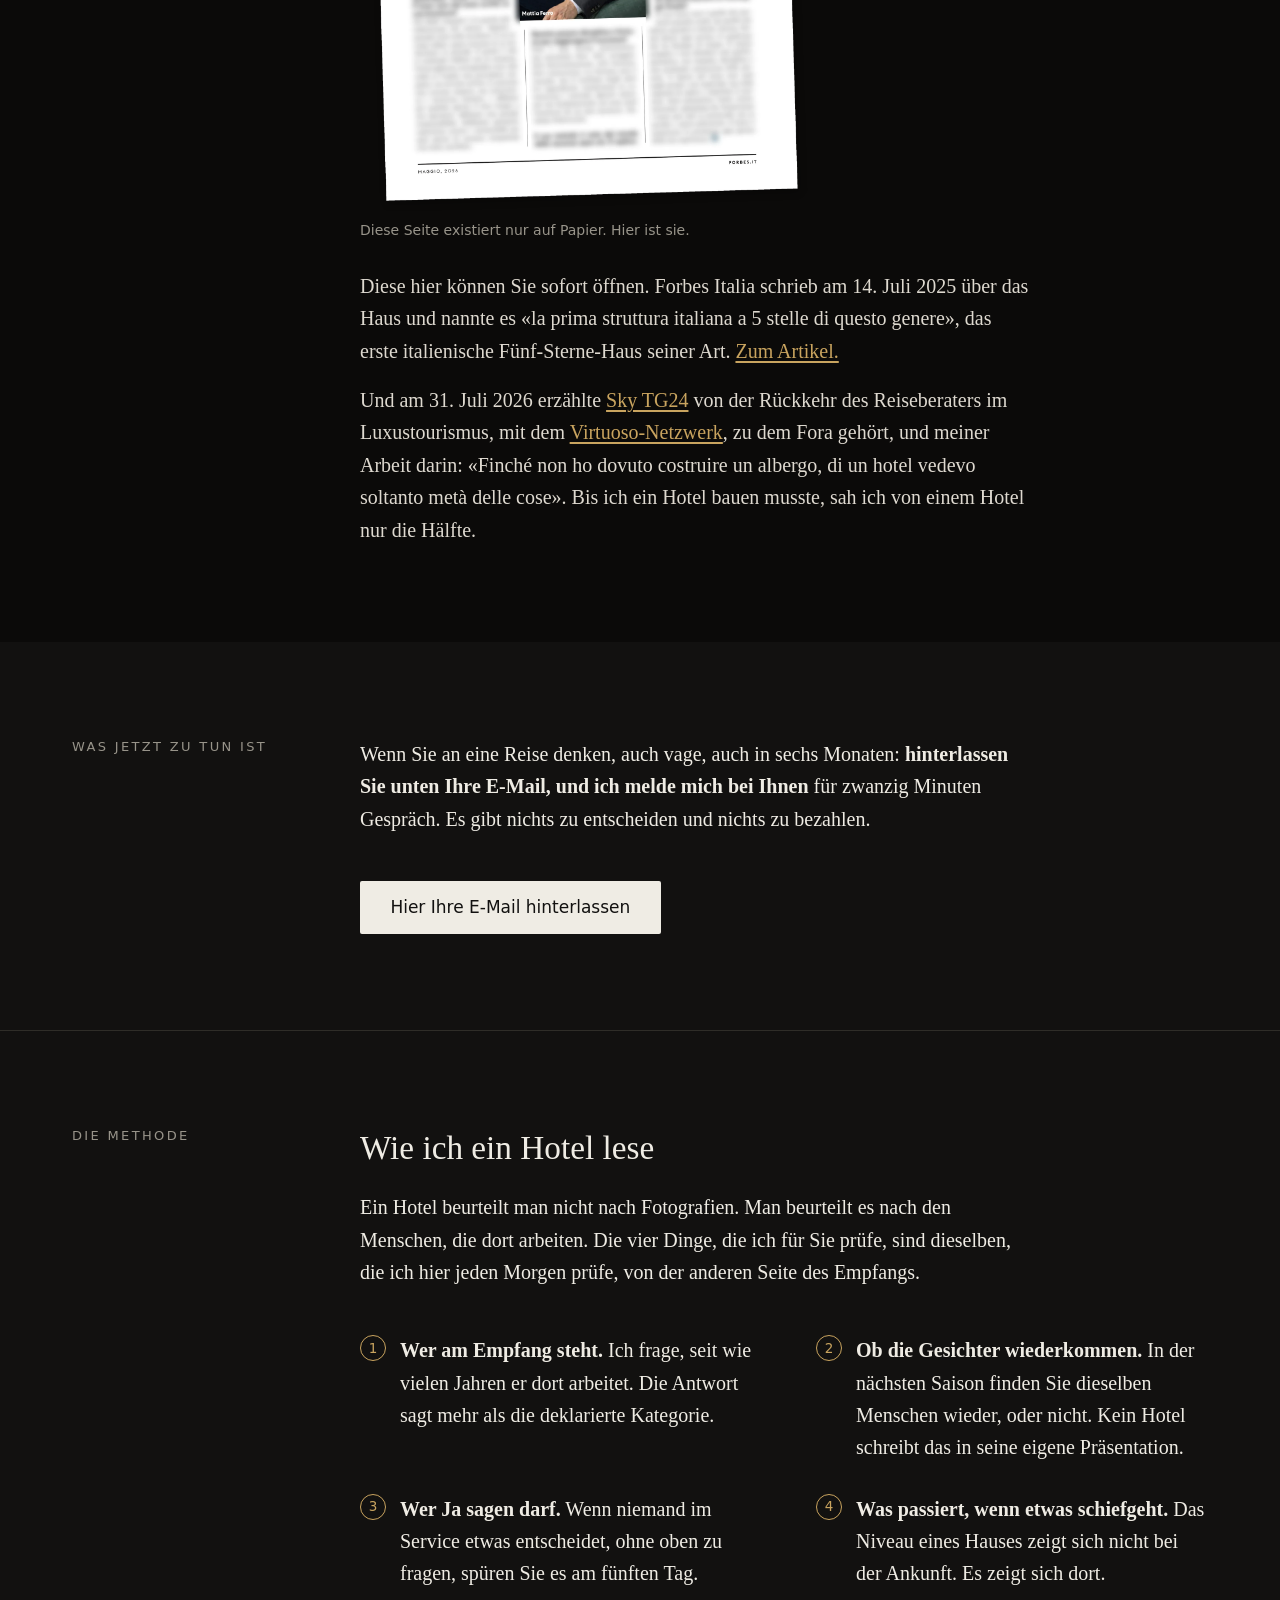
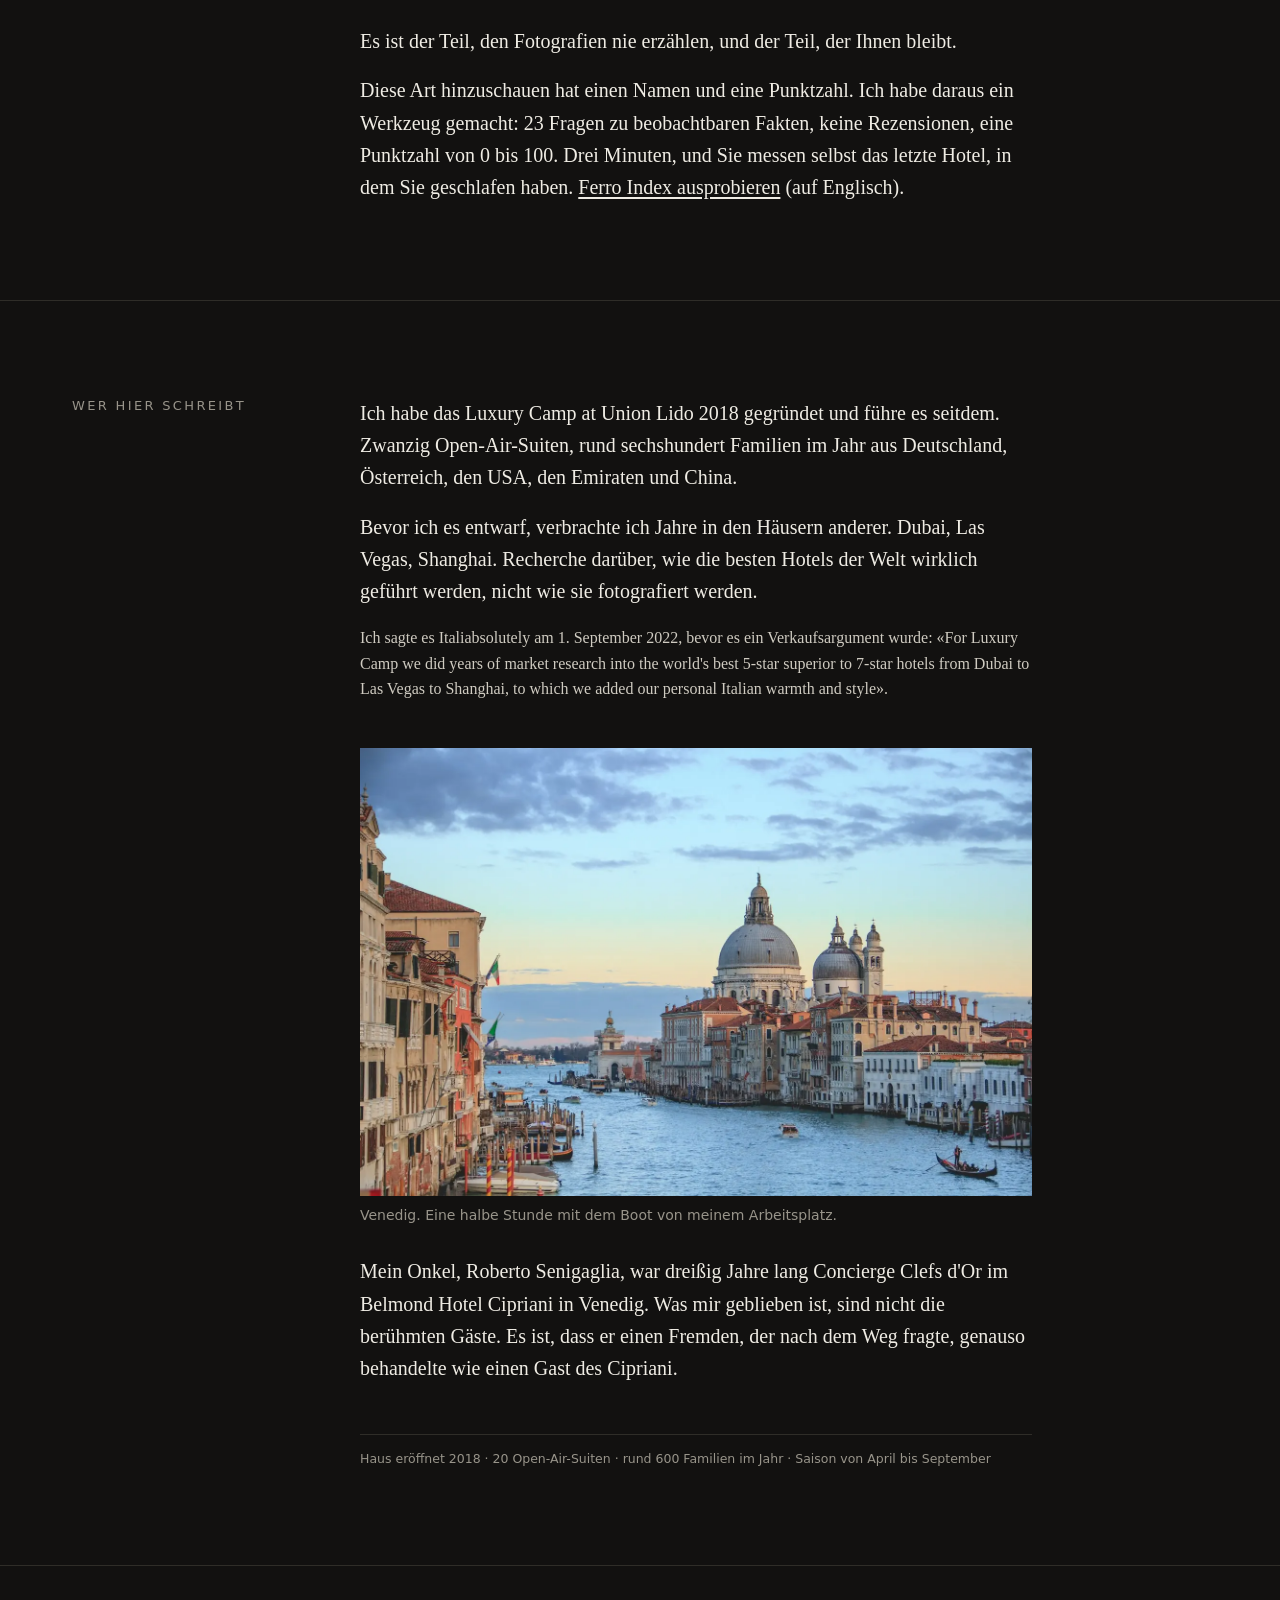
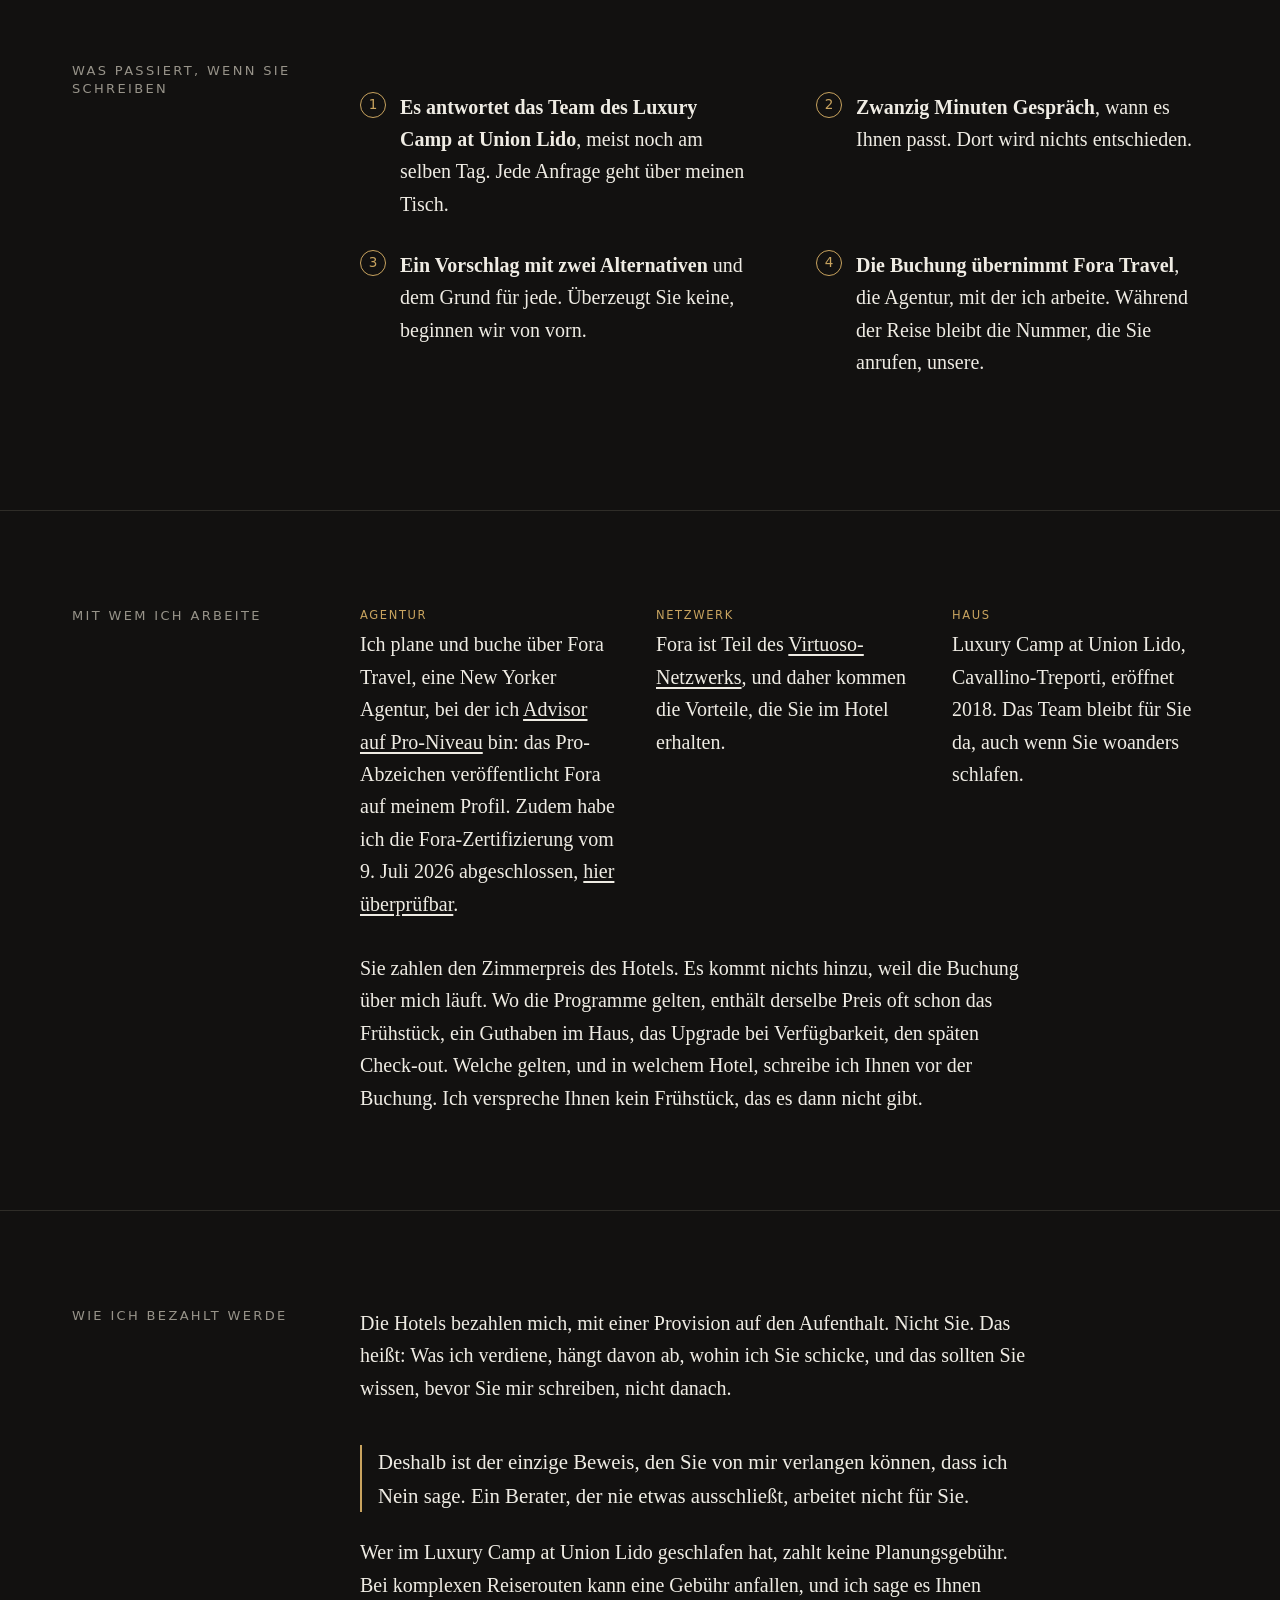
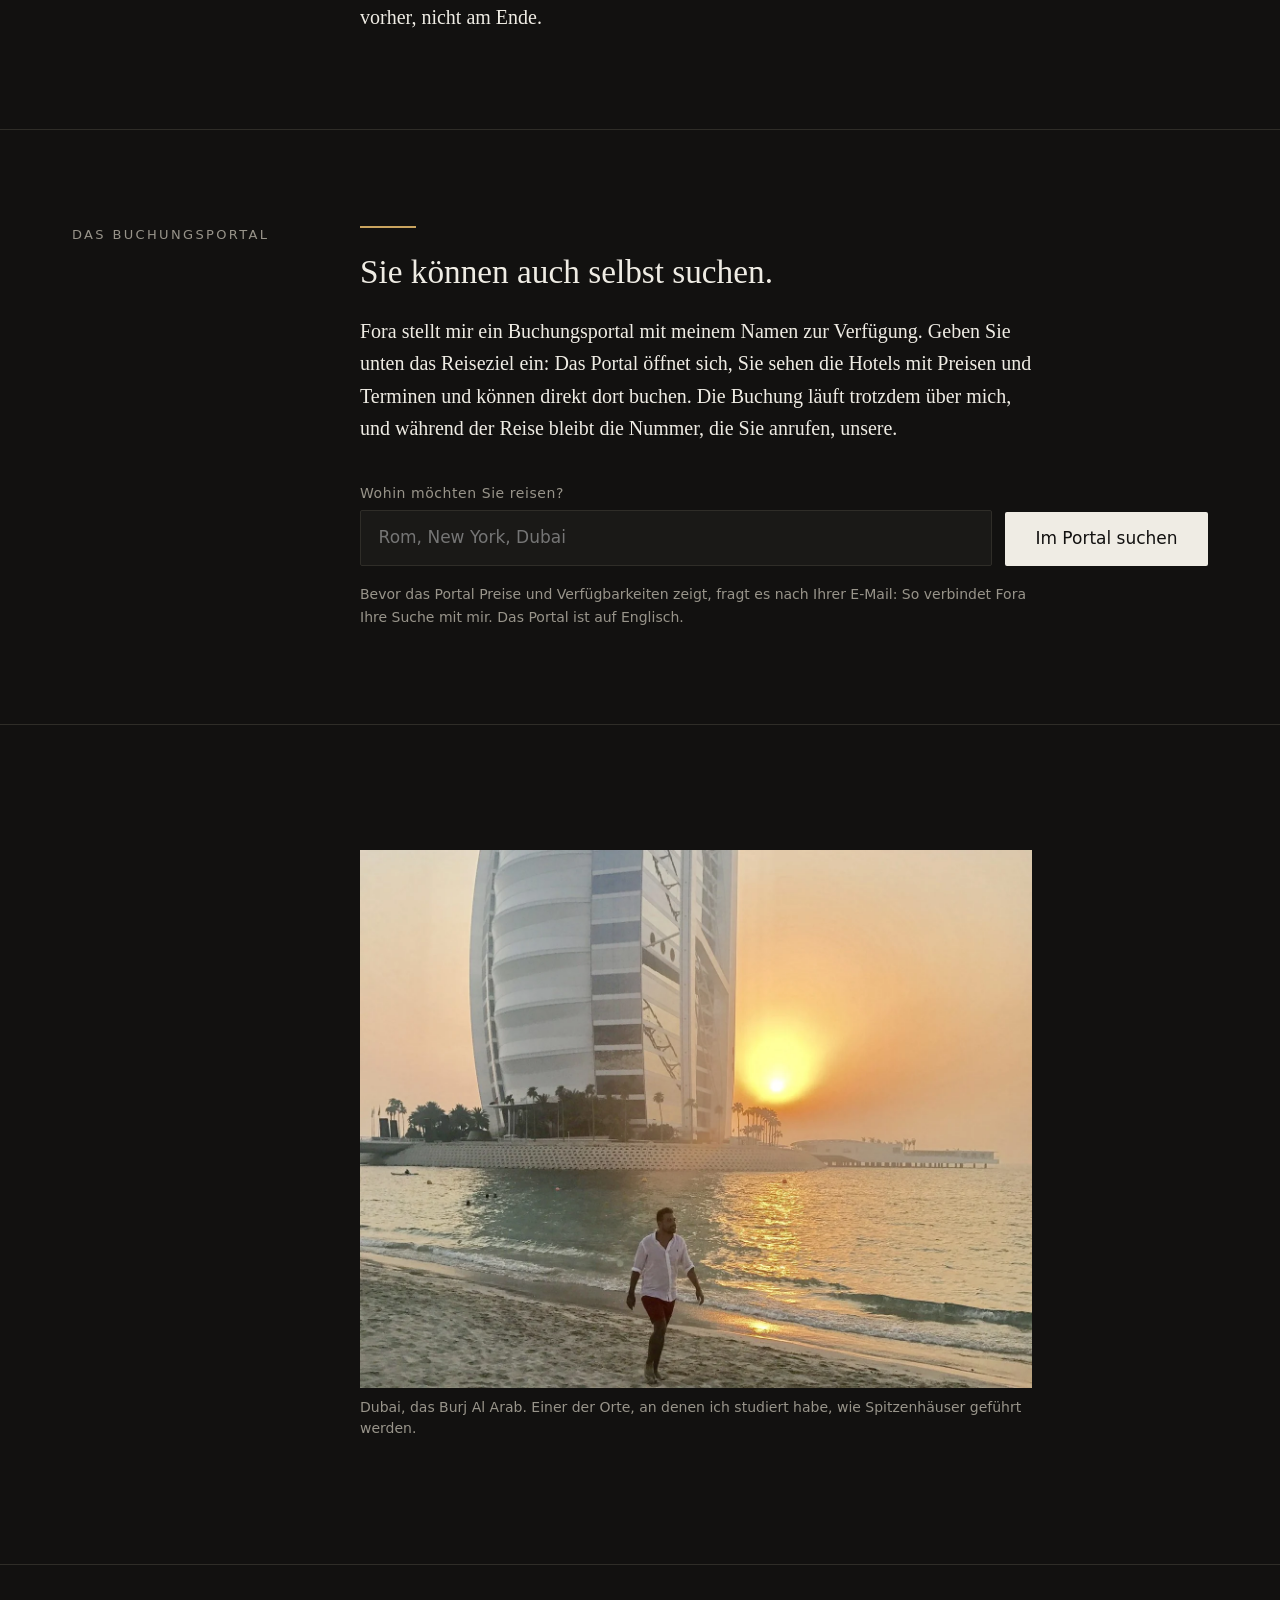
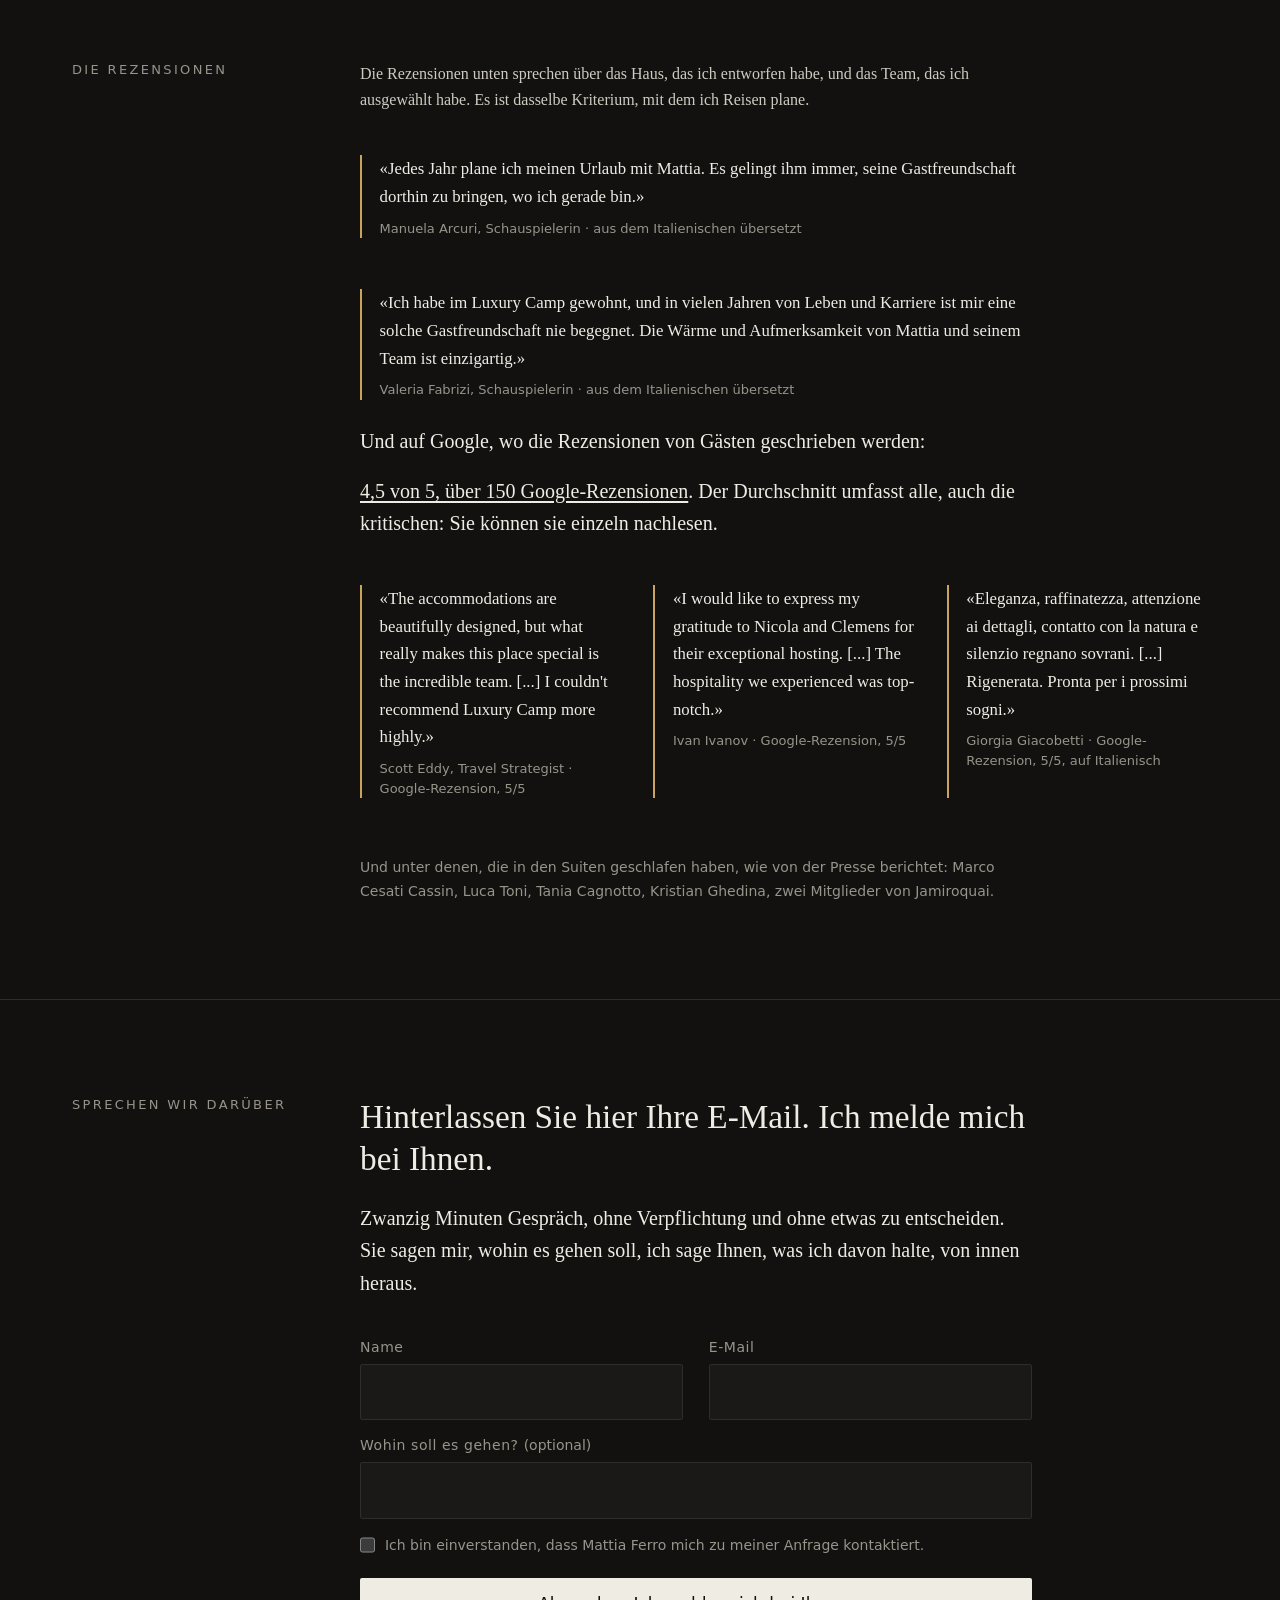
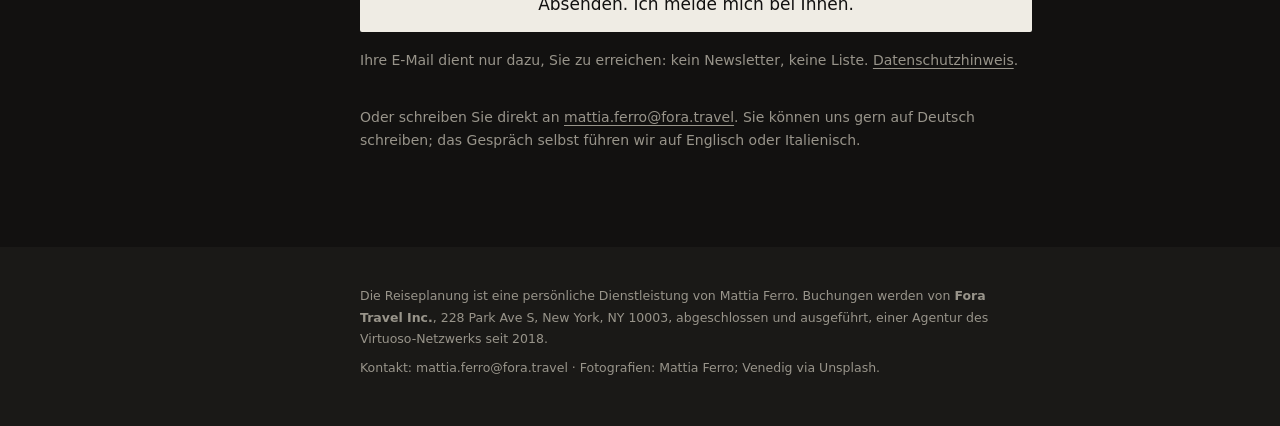
<file: de/index.html>
<!doctype html>
<html lang="de">
<head>
<meta charset="utf-8">
<meta name="viewport" content="width=device-width,initial-scale=1">
<title>Mattia Ferro, Travel Advisor</title>
<meta name="description" content="Ich habe die besten Hotels der Welt studiert, dann eines gebaut, und ich führe es seit acht Jahren. Heute plane ich auch die Reisen anderer.">
<link rel="canonical" href="https://travel.mattiaferro.com/de/">
<link rel="alternate" hreflang="it" href="https://travel.mattiaferro.com/">
<link rel="alternate" hreflang="en" href="https://travel.mattiaferro.com/en/">
<link rel="alternate" hreflang="de" href="https://travel.mattiaferro.com/de/">
<link rel="alternate" hreflang="x-default" href="https://travel.mattiaferro.com/en/">
<meta property="og:type" content="profile">
<meta property="og:title" content="Mattia Ferro, Travel Advisor">
<meta property="og:description" content="Ich habe die besten Hotels der Welt studiert. Dann habe ich eines gebaut. Ich führe es seit acht Jahren.">
<meta property="og:url" content="https://travel.mattiaferro.com/de/">
<meta property="og:locale" content="de_DE">
<meta property="og:image" content="https://travel.mattiaferro.com/assets/og.jpg">
<meta property="og:image:width" content="1200">
<meta property="og:image:height" content="630">
<meta property="og:image:alt" content="Mattia Ferro auf einem Wassertaxi in der Lagune, Richtung Venedig.">
<meta name="twitter:card" content="summary_large_image">
<meta name="theme-color" content="#121110">
<link rel="icon" type="image/png" href="/assets/favicon.png">
<link rel="apple-touch-icon" href="/assets/apple-touch-icon.png">
<style>
:root{
  color-scheme:dark;
  --ink:#efece4; --ink-2:#cfcbc1; --soft:#98948a; --line:#2f2d28;
  --bg:#121110; --bg-2:#1a1917; --dark:#0b0a09; --ivory:#f5f0e6; --brass:#c9a45f; --brass-text:#c9a45f; --brass-dark:#c9a45f;
  --w:38rem; --wl:58rem; --nav-h:3.25rem;
}
@media print{
  :root{color-scheme:light;
    --ink:#14130f; --ink-2:#3f3d36; --soft:#57544c; --line:#ccc;
    --bg:#fff; --bg-2:#fff; --dark:#fff; --ivory:#14130f; --brass:#7d6233; --brass-text:#7d6233; --brass-dark:#7d6233;}
  .cta{background:#14130f;color:#fff}
}
*{box-sizing:border-box;margin:0;padding:0}
html{-webkit-text-size-adjust:100%}
body{background:var(--bg);color:var(--ink);
  font:400 17px/1.68 "Iowan Old Style",Georgia,"Times New Roman",serif}
img{display:block;max-width:100%;height:auto}
a{color:inherit;text-underline-offset:3px}

.wrap{max-width:var(--w);margin:0 auto;padding:0 1.35rem}
.sec{padding:3.4rem 0}
.sec+.sec{border-top:1px solid var(--line)}

.kicker{font:500 11.5px/1.4 system-ui,sans-serif;letter-spacing:.16em;
  text-transform:uppercase;color:var(--soft);margin-bottom:1.1rem}
h1{font-size:clamp(1.72rem,7vw,2.4rem);line-height:1.16;font-weight:400;letter-spacing:-.01em}
h2{font-size:clamp(1.32rem,5vw,1.7rem);line-height:1.25;font-weight:400;margin-bottom:1rem}
p{margin-bottom:1.05rem}
p:last-child{margin-bottom:0}
strong{font-weight:600}

/* apertura */
.hero{position:relative;min-height:100svh;display:flex;flex-direction:column;
  justify-content:flex-end;background:var(--dark);overflow:hidden}
.hero-img{position:absolute;inset:0;width:100%;height:100%;object-fit:cover;
  object-position:62% 20%}
.hero-shade{position:absolute;inset:0;
  background:linear-gradient(to top,rgba(10,9,8,.92) 0%,rgba(10,9,8,.62) 34%,rgba(10,9,8,.12) 68%,rgba(10,9,8,.3) 100%)}
.hero-in{position:relative;padding:0 1.35rem 2.6rem;max-width:var(--w);margin:0 auto;width:100%}
.hero .kicker{color:rgba(245,240,230,.72)}
.hero h1{color:var(--ivory)}
.hero h1 span{display:block}
.hero-sub{color:rgba(245,240,230,.86);margin:1rem 0 1.6rem;font-size:1.06rem}
.hero-note{font:400 13.5px/1.5 system-ui,sans-serif;color:rgba(245,240,230,.66);margin-top:.75rem}
.lang{position:absolute;top:0;right:0;padding:1rem 1.35rem;z-index:2}
.lang a{font:500 12px/1 system-ui,sans-serif;letter-spacing:.1em;text-transform:uppercase;
  color:rgba(245,240,230,.82);text-decoration:none;display:inline-block;padding:16px 4px}

/* pulsante */
.cta{display:inline-block;background:var(--ivory);color:#14130f;
  font:500 16px/1 system-ui,sans-serif;text-decoration:none;
  padding:1.05rem 1.7rem;border-radius:2px}
.sec .cta{background:var(--ink);color:var(--bg)}
.cta-row{margin-top:1.8rem}

/* fascia scura */
.band{background:var(--dark);color:var(--ivory);padding:3.4rem 0}
.band .kicker{color:rgba(245,240,230,.6)}
.band a{color:var(--brass-dark)}
.quote{font-size:clamp(1.3rem,5.4vw,1.66rem);line-height:1.3;margin-bottom:1rem}
.attrib{font:400 13.5px/1.55 system-ui,sans-serif;color:rgba(245,240,230,.68);margin-bottom:1.8rem}
.band p{color:rgba(245,240,230,.9)}
.rule-brass{width:44px;height:2px;background:var(--brass);border:0;margin:0 0 1.4rem}

/* immagini */
figure{margin:1.8rem 0}
figcaption{font:400 13px/1.5 system-ui,sans-serif;color:var(--soft);margin-top:.6rem}

/* elenchi e blocchi */
.steps{list-style:none;counter-reset:s}
.steps li{counter-increment:s;position:relative;padding-left:2.1rem;margin-bottom:1.1rem}
.steps li::before{content:counter(s);position:absolute;left:0;top:.08em;
  font:500 13px/1 system-ui,sans-serif;color:var(--brass-text);
  border:1px solid var(--brass-text);border-radius:50%;width:22px;height:22px;
  display:flex;align-items:center;justify-content:center}
.lbl{font:500 11.5px/1.4 system-ui,sans-serif;letter-spacing:.14em;text-transform:uppercase;
  color:var(--brass-text);margin-bottom:.35rem}
.blk{margin-bottom:1.5rem}
.pull{font-size:1.12rem;border-left:2px solid var(--brass);padding-left:1rem;margin:1.5rem 0}
.colophon{font:400 12.5px/1.6 system-ui,sans-serif;color:var(--soft);
  border-top:1px solid var(--line);padding-top:.9rem;margin-top:2rem}
.src{font-size:.95rem;color:var(--ink-2)}

.form{margin-top:1.4rem}
.form label{display:block;font:500 13px/1.4 system-ui,sans-serif;color:var(--soft);
  letter-spacing:.04em;margin-bottom:1rem}
.form input[type=text],.form input[type=email]{display:block;width:100%;margin-top:.4rem;
  padding:.85rem 1rem;font:400 16px/1.4 system-ui,sans-serif;color:var(--ink);
  background:var(--bg-2);border:1px solid var(--line);border-radius:2px}
.form input:focus{outline:2px solid var(--brass);outline-offset:1px}
.form .check{display:flex;gap:.6rem;align-items:flex-start;font-weight:400;
  text-transform:none;letter-spacing:0;line-height:1.5}
.form .check input{margin-top:.2em}
.form .cta{border:0;cursor:pointer;width:100%;margin-top:.4rem}
.opz{text-transform:none;letter-spacing:0;font-weight:400}
.note{font:400 13.5px/1.6 system-ui,sans-serif;color:var(--soft);margin-top:1.1rem}

/* portale di prenotazione */
.searchrow{display:flex;flex-direction:column}
.searchrow label{margin-bottom:0}

/* stati interattivi */
.cta{transition:background .15s ease,color .15s ease}
a:hover{color:var(--brass)}
.cta:hover{background:#fff;color:#14130f}
a:focus-visible,button:focus-visible{outline:2px solid var(--brass);outline-offset:3px}
.form .check input{width:1.15em;height:1.15em}

/* barra fissa */
.topbar{position:sticky;top:0;z-index:50;background:var(--bg);border-bottom:1px solid var(--line)}
@supports ((-webkit-backdrop-filter:blur(10px)) or (backdrop-filter:blur(10px))){
  .topbar{background:color-mix(in srgb,var(--bg) 92%,transparent);
    -webkit-backdrop-filter:blur(10px);backdrop-filter:blur(10px)}
}
.topbar-in{max-width:var(--wl);margin:0 auto;height:var(--nav-h);display:flex;
  align-items:center;justify-content:space-between;gap:1rem;
  padding:0 max(1.35rem,env(safe-area-inset-right)) 0 max(1.35rem,env(safe-area-inset-left))}
.topbar-nome{font:500 12.5px/1 system-ui,sans-serif;letter-spacing:.14em;
  text-transform:uppercase;color:var(--ink);text-decoration:none;white-space:nowrap;padding:1rem 0}
.topbar .cta{background:var(--ink);color:var(--bg);padding:.7rem 1.15rem;font-size:13.5px;white-space:nowrap}
[id]{scroll-margin-top:calc(var(--nav-h) + .75rem)}

/* comparsa allo scorrimento */
@media (prefers-reduced-motion:no-preference){
  html{scroll-behavior:smooth}
  html.js [data-reveal]>*{opacity:0;transform:translateY(10px);
    transition:opacity .45s ease-out,transform .45s ease-out;
    transition-delay:calc(var(--rn,0)*70ms)}
  html.js [data-reveal].vista>*{opacity:1;transform:none}
}
@media print{[data-reveal]>*{opacity:1!important;transform:none!important}}
@media (max-width:45.99rem){.cta-row .cta{display:block;text-align:center}}
.rev{margin:1.6rem 0;border-left:2px solid var(--brass);padding-left:1.1rem}
.rev p{font-size:1.05rem;line-height:1.65;margin-bottom:.5rem}
.rev footer{font:400 13px/1.5 system-ui,sans-serif;color:var(--soft)}
.nomi-riga{font:400 14px/1.7 system-ui,sans-serif;color:var(--soft);margin-top:1.8rem}
body>footer{background:var(--bg-2);padding:2.4rem 0 3rem;
  font:400 12.5px/1.7 system-ui,sans-serif;color:var(--soft)}
body>footer p{margin-bottom:.5rem}

@media (min-width:46rem){
  body{font-size:18px}
  .sec{padding:4.4rem 0}
  .hero-img{left:auto;right:0;width:46%;object-position:62% 22%}
  .hero-shade{background:
    linear-gradient(to right, var(--dark) 54%, rgba(10,9,8,0) 78%),
    linear-gradient(to top, rgba(10,9,8,.5) 0%, rgba(10,9,8,0) 38%)}
  .hero-in{margin:0;max-width:none;width:56%;padding:0 2rem 4.6rem clamp(2rem,7vw,6.5rem)}
  .hero-in h1{max-width:30rem}
  .searchrow{flex-direction:row;gap:.8rem;align-items:flex-end}
  .searchrow label{flex:1}
  .form .searchrow .cta{width:auto;margin-top:0;white-space:nowrap}
}

@media (min-width:64rem){
  :root{--nav-h:3.75rem}
  body{font-size:20px;line-height:1.62}
  .sec,.band{padding:6rem 0}
  .kicker{font-size:13px;letter-spacing:.18em}
  h1{font-size:clamp(2.6rem,3.4vw,3.4rem)}
  h2{font-size:clamp(2rem,2.6vw,2.5rem);margin-bottom:1.4rem}
  .quote{font-size:clamp(1.9rem,2.4vw,2.4rem)}
  .pull{font-size:1.3rem}
  .attrib,.note,figcaption{font-size:14px}
  .src{font-size:1rem}
  .rule-brass{width:56px}
  .lang a{font-size:13px}
  .hero-in{margin:0 auto;max-width:76rem;width:100%;padding:0 2.5rem 4.8rem}
  .hero-in h1{max-width:36rem}
  .hero-sub{font-size:1.15rem}
  .cta{font-size:17px;padding:1.15rem 1.9rem}
  .form label{font-size:14px}
  .form input[type=text],.form input[type=email]{font-size:17px;padding:.95rem 1.1rem}
  .wrap{max-width:76rem;display:grid;grid-template-columns:14rem 1fr;column-gap:4rem;align-items:start;padding:0 2.5rem}
  .wrap>*{grid-column:2;max-width:42rem}
  .wrap>.kicker{grid-column:1;grid-row:1/span 60;position:sticky;top:calc(var(--nav-h) + 2rem);margin-bottom:0;max-width:none}
  .wrap>.steps,.wrap>.griglia,.wrap>.rev3,.wrap>.form{max-width:none}
  .wrap>figure{max-width:42rem}
  .wrap>figure.ritratto{max-width:26rem}
  .band .wrap>figure.ritratto{max-width:28rem}
  .wrap>.steps{display:grid;grid-template-columns:1fr 1fr;gap:1.8rem 4rem;margin:1.8rem 0 2.2rem}
  .steps li{margin-bottom:0;padding-left:2.5rem}
  .steps li::before{width:24px;height:24px;font-size:13.5px}
  .wrap>.griglia{display:grid;grid-template-columns:repeat(3,1fr);gap:2.5rem;margin-bottom:2rem}
  .griglia .blk{margin-bottom:0}
  .wrap>.rev3{display:grid;grid-template-columns:repeat(3,1fr);gap:2rem;margin:1.8rem 0}
  .rev3 .rev{margin:0}
  .rev3 .rev p{font-size:1.05rem}
  #contatto .form{display:grid;grid-template-columns:1fr 1fr;column-gap:1.6rem;max-width:42rem}
  #contatto .form>*{grid-column:1/-1}
  #contatto .form>label:nth-of-type(1){grid-column:1}
  #contatto .form>label:nth-of-type(2){grid-column:2}
  .topbar-in{max-width:76rem;padding:0 2.5rem}
  .topbar .cta{font-size:14px}
}
</style>
<script type="application/ld+json">
{"@context": "https://schema.org", "@type": "Person", "name": "Mattia Ferro", "jobTitle": "Travel advisor", "url": "https://travel.mattiaferro.com/de/", "image": "https://travel.mattiaferro.com/assets/og.jpg", "email": "mailto:mattia.ferro@fora.travel", "affiliation": {"@type": "Organization", "name": "Fora Travel Inc.", "url": "https://www.foratravel.com/"}, "knowsLanguage": ["it", "en"], "sameAs": ["https://www.foratravel.com/advisor/mattia-ferro", "https://www.virtuoso.com/advisor/mattferr74504", "https://www.linkedin.com/in/mattiaferro", "https://mattiaferro.com/", "https://index.mattiaferro.com/"]}
</script>
</head>
<body>

<header class="hero">
  <picture><source srcset="/assets/hero.webp" type="image/webp"><img class="hero-img" src="/assets/hero.jpg" width="1170" height="1560" fetchpriority="high" alt="Mattia Ferro auf einem Wassertaxi in der Lagune von Venedig."></picture>
  <div class="hero-shade"></div>
  <nav class="lang" aria-label="Sprache"><a href="/en/" hreflang="en">English</a> <a href="/" hreflang="it">Italiano</a></nav>
  <div class="hero-in">
    <p class="kicker">Mattia Ferro · Cavallino-Treporti, Venedig</p>
    <h1><span>Ich habe die besten Hotels der Welt studiert.</span><span>Dann habe ich eines gebaut.</span><span>Ich führe es seit acht Jahren.</span></h1>
    <p class="hero-sub">Heute plane ich auch die Reisen anderer. Italien, die USA, der Golf.</p>
    <a class="cta" href="#contatto">Hier Ihre E-Mail hinterlassen</a>
    <p class="hero-note">Es antwortet das Team des Luxury Camp at Union Lido. Den Vorschlag unterschreibe ich.</p>
  </div>
</header>

<nav class="topbar" aria-label="Navigation">
  <div class="topbar-in">
    <a class="topbar-nome" href="#">Mattia Ferro</a>
    <a class="cta" href="#contatto">Hier Ihre E-Mail hinterlassen</a>
  </div>
</nav>

<section class="band">
  <div class="wrap">
    <p class="kicker">Wer es sagt</p>
    <hr class="rule-brass">
    <p class="quote">«Innovatore del turismo italiano di alta gamma»</p>
    <p class="attrib">Ein Innovator des italienischen Spitzentourismus. Mirko Crocoli, Forbes Life, Printausgabe, Mai 2026, Seite 161.</p>
    <figure class="ritratto">
      <picture><source srcset="/assets/forbes-161-pagina.webp" type="image/webp"><img src="/assets/forbes-161-pagina.png" width="1600" height="2044" loading="lazy" alt="Seite 161 von Forbes Life, Mai 2026, mit dem Interview mit Mattia Ferro von Mirko Crocoli."></picture>
      <figcaption>Diese Seite existiert nur auf Papier. Hier ist sie.</figcaption>
    </figure>
    <p>Diese hier können Sie sofort öffnen. Forbes Italia schrieb am 14. Juli 2025 über das Haus und nannte es «la prima struttura italiana a 5 stelle di questo genere», das erste italienische Fünf-Sterne-Haus seiner Art. <a href="https://forbes.it/2025/07/14/luxury-camp-lesperienza-esclusiva-delle-vacanze-allaria-aperta">Zum Artikel.</a></p>
    <p>Und am 31. Juli 2026 erzählte <a href="https://tg24.sky.it/lifestyle/2026/07/31/turismo-lusso-torna-consulente-viaggio">Sky TG24</a> von der Rückkehr des Reiseberaters im Luxustourismus, mit dem <a href="https://www.virtuoso.com/advisor/mattferr74504">Virtuoso-Netzwerk</a>, zu dem Fora gehört, und meiner Arbeit darin: «Finché non ho dovuto costruire un albergo, di un hotel vedevo soltanto metà delle cose». Bis ich ein Hotel bauen musste, sah ich von einem Hotel nur die Hälfte.</p>
  </div>
</section>

<section class="sec">
  <div class="wrap">
    <p class="kicker">Was jetzt zu tun ist</p>
    <p>Wenn Sie an eine Reise denken, auch vage, auch in sechs Monaten: <strong>hinterlassen Sie unten Ihre E-Mail, und ich melde mich bei Ihnen</strong> für zwanzig Minuten Gespräch. Es gibt nichts zu entscheiden und nichts zu bezahlen.</p>
    <p class="cta-row"><a class="cta" href="#contatto">Hier Ihre E-Mail hinterlassen</a></p>
  </div>
</section>

<section class="sec">
  <div class="wrap">
    <p class="kicker">Die Methode</p>
    <h2>Wie ich ein Hotel lese</h2>
    <p>Ein Hotel beurteilt man nicht nach Fotografien. Man beurteilt es nach den Menschen, die dort arbeiten. Die vier Dinge, die ich für Sie prüfe, sind dieselben, die ich hier jeden Morgen prüfe, von der anderen Seite des Empfangs.</p>
    <ol class="steps">
      <li><strong>Wer am Empfang steht.</strong> Ich frage, seit wie vielen Jahren er dort arbeitet. Die Antwort sagt mehr als die deklarierte Kategorie.</li>
      <li><strong>Ob die Gesichter wiederkommen.</strong> In der nächsten Saison finden Sie dieselben Menschen wieder, oder nicht. Kein Hotel schreibt das in seine eigene Präsentation.</li>
      <li><strong>Wer Ja sagen darf.</strong> Wenn niemand im Service etwas entscheidet, ohne oben zu fragen, spüren Sie es am fünften Tag.</li>
      <li><strong>Was passiert, wenn etwas schiefgeht.</strong> Das Niveau eines Hauses zeigt sich nicht bei der Ankunft. Es zeigt sich dort.</li>
    </ol>
    <p>Es ist der Teil, den Fotografien nie erzählen, und der Teil, der Ihnen bleibt.</p>
    <p>Diese Art hinzuschauen hat einen Namen und eine Punktzahl. Ich habe daraus ein Werkzeug gemacht: 23 Fragen zu beobachtbaren Fakten, keine Rezensionen, eine Punktzahl von 0 bis 100. Drei Minuten, und Sie messen selbst das letzte Hotel, in dem Sie geschlafen haben. <a href="https://index.mattiaferro.com/en/">Ferro Index ausprobieren</a> (auf Englisch).</p>
  </div>
</section>

<section class="sec">
  <div class="wrap">
    <p class="kicker">Wer hier schreibt</p>
    <p>Ich habe das Luxury Camp at Union Lido 2018 gegründet und führe es seitdem. Zwanzig Open-Air-Suiten, rund sechshundert Familien im Jahr aus Deutschland, Österreich, den USA, den Emiraten und China.</p>
    <p>Bevor ich es entwarf, verbrachte ich Jahre in den Häusern anderer. Dubai, Las Vegas, Shanghai. Recherche darüber, wie die besten Hotels der Welt wirklich geführt werden, nicht wie sie fotografiert werden.</p>
    <p class="src">Ich sagte es Italiabsolutely am 1. September 2022, bevor es ein Verkaufsargument wurde: «For Luxury Camp we did years of market research into the world's best 5-star superior to 7-star hotels from Dubai to Las Vegas to Shanghai, to which we added our personal Italian warmth and style».</p>
    <figure>
      <picture><source srcset="/assets/venezia.webp" type="image/webp"><img src="/assets/venezia.jpg" width="1400" height="933" loading="lazy" alt="Der Canal Grande in Venedig bei Sonnenuntergang, mit der Basilika Santa Maria della Salute."></picture>
      <figcaption>Venedig. Eine halbe Stunde mit dem Boot von meinem Arbeitsplatz.</figcaption>
    </figure>
    <p>Mein Onkel, Roberto Senigaglia, war dreißig Jahre lang Concierge Clefs d'Or im Belmond Hotel Cipriani in Venedig. Was mir geblieben ist, sind nicht die berühmten Gäste. Es ist, dass er einen Fremden, der nach dem Weg fragte, genauso behandelte wie einen Gast des Cipriani.</p>
    <p class="colophon">Haus eröffnet 2018 · 20 Open-Air-Suiten · rund 600 Familien im Jahr · Saison von April bis September</p>
  </div>
</section>

<section class="sec">
  <div class="wrap">
    <p class="kicker">Was passiert, wenn Sie schreiben</p>
    <ol class="steps">
      <li><strong>Es antwortet das Team des Luxury Camp at Union Lido</strong>, meist noch am selben Tag. Jede Anfrage geht über meinen Tisch.</li>
      <li><strong>Zwanzig Minuten Gespräch</strong>, wann es Ihnen passt. Dort wird nichts entschieden.</li>
      <li><strong>Ein Vorschlag mit zwei Alternativen</strong> und dem Grund für jede. Überzeugt Sie keine, beginnen wir von vorn.</li>
      <li><strong>Die Buchung übernimmt Fora Travel</strong>, die Agentur, mit der ich arbeite. Während der Reise bleibt die Nummer, die Sie anrufen, unsere.</li>
    </ol>
  </div>
</section>

<section class="sec">
  <div class="wrap">
    <p class="kicker">Mit wem ich arbeite</p>
    <div class="griglia">
    <div class="blk">
      <p class="lbl">Agentur</p>
      <p>Ich plane und buche über Fora Travel, eine New Yorker Agentur, bei der ich <a href="https://www.foratravel.com/advisor/mattia-ferro">Advisor auf Pro-Niveau</a> bin: das Pro-Abzeichen veröffentlicht Fora auf meinem Profil. Zudem habe ich die Fora-Zertifizierung vom 9. Juli 2026 abgeschlossen, <a href="https://www.foratravel.com/certification?credential=29319607-bedc-4e87-bd8e-bbac78a36589">hier überprüfbar</a>.</p>
    </div>
    <div class="blk">
      <p class="lbl">Netzwerk</p>
      <p>Fora ist Teil des <a href="https://www.virtuoso.com/advisor/mattferr74504">Virtuoso-Netzwerks</a>, und daher kommen die Vorteile, die Sie im Hotel erhalten.</p>
    </div>
    <div class="blk">
      <p class="lbl">Haus</p>
      <p>Luxury Camp at Union Lido, Cavallino-Treporti, eröffnet 2018. Das Team bleibt für Sie da, auch wenn Sie woanders schlafen.</p>
    </div>
    </div>
    <p>Sie zahlen den Zimmerpreis des Hotels. Es kommt nichts hinzu, weil die Buchung über mich läuft. Wo die Programme gelten, enthält derselbe Preis oft schon das Frühstück, ein Guthaben im Haus, das Upgrade bei Verfügbarkeit, den späten Check-out. Welche gelten, und in welchem Hotel, schreibe ich Ihnen vor der Buchung. Ich verspreche Ihnen kein Frühstück, das es dann nicht gibt.</p>
  </div>
</section>

<section class="sec">
  <div class="wrap">
    <p class="kicker">Wie ich bezahlt werde</p>
    <p>Die Hotels bezahlen mich, mit einer Provision auf den Aufenthalt. Nicht Sie. Das heißt: Was ich verdiene, hängt davon ab, wohin ich Sie schicke, und das sollten Sie wissen, bevor Sie mir schreiben, nicht danach.</p>
    <p class="pull">Deshalb ist der einzige Beweis, den Sie von mir verlangen können, dass ich Nein sage. Ein Berater, der nie etwas ausschließt, arbeitet nicht für Sie.</p>
    <p>Wer im Luxury Camp at Union Lido geschlafen hat, zahlt keine Planungsgebühr. Bei komplexen Reiserouten kann eine Gebühr anfallen, und ich sage es Ihnen vorher, nicht am Ende.</p>
  </div>
</section>

<section class="sec" id="prenota">
  <div class="wrap">
    <p class="kicker">Das Buchungsportal</p>
    <hr class="rule-brass">
    <h2>Sie können auch selbst suchen.</h2>
    <p>Fora stellt mir ein Buchungsportal mit meinem Namen zur Verfügung. Geben Sie unten das Reiseziel ein: Das Portal öffnet sich, Sie sehen die Hotels mit Preisen und Terminen und können direkt dort buchen. Die Buchung läuft trotzdem über mich, und während der Reise bleibt die Nummer, die Sie anrufen, unsere.</p>
    <form class="form" action="https://trips.foratravel.com/mattia-ferro/book" method="get" target="_blank" rel="noopener">
      <div class="searchrow">
        <label>Wohin möchten Sie reisen?<input type="text" name="search" placeholder="Rom, New York, Dubai" autocomplete="off"></label>
        <button class="cta" type="submit">Im Portal suchen</button>
      </div>
    </form>
    <p class="note">Bevor das Portal Preise und Verfügbarkeiten zeigt, fragt es nach Ihrer E-Mail: So verbindet Fora Ihre Suche mit mir. Das Portal ist auf Englisch.</p>
  </div>
</section>

<section class="sec">
  <div class="wrap">
    <figure>
      <picture><source srcset="/assets/dubai-burj.webp" type="image/webp"><img src="/assets/dubai-burj.jpg" width="1400" height="1120" loading="lazy" alt="Mattia Ferro am Strand vor dem Burj Al Arab in Dubai, bei Sonnenuntergang."></picture>
      <figcaption>Dubai, das Burj Al Arab. Einer der Orte, an denen ich studiert habe, wie Spitzenhäuser geführt werden.</figcaption>
    </figure>
  </div>
</section>

<section class="sec">
  <div class="wrap">
    <p class="kicker">Die Rezensionen</p>
    <p class="src">Die Rezensionen unten sprechen über das Haus, das ich entworfen habe, und das Team, das ich ausgewählt habe. Es ist dasselbe Kriterium, mit dem ich Reisen plane.</p>
    <blockquote class="rev">
      <p>«Jedes Jahr plane ich meinen Urlaub mit Mattia. Es gelingt ihm immer, seine Gastfreundschaft dorthin zu bringen, wo ich gerade bin.»</p>
      <footer>Manuela Arcuri, Schauspielerin · aus dem Italienischen übersetzt</footer>
    </blockquote>
    <blockquote class="rev">
      <p>«Ich habe im Luxury Camp gewohnt, und in vielen Jahren von Leben und Karriere ist mir eine solche Gastfreundschaft nie begegnet. Die Wärme und Aufmerksamkeit von Mattia und seinem Team ist einzigartig.»</p>
      <footer>Valeria Fabrizi, Schauspielerin · aus dem Italienischen übersetzt</footer>
    </blockquote>
    <p>Und auf Google, wo die Rezensionen von Gästen geschrieben werden:</p>
    <p><a href="https://www.google.com/maps/place/Luxury+Camp+at+Union+Lido/">4,5 von 5, über 150 Google-Rezensionen</a>. Der Durchschnitt umfasst alle, auch die kritischen: Sie können sie einzeln nachlesen.</p>
    <div class="rev3">
    <blockquote class="rev">
      <p>«The accommodations are beautifully designed, but what really makes this place special is the incredible team. [...] I couldn't recommend Luxury Camp more highly.»</p>
      <footer>Scott Eddy, Travel Strategist · Google-Rezension, 5/5</footer>
    </blockquote>
    <blockquote class="rev">
      <p>«I would like to express my gratitude to Nicola and Clemens for their exceptional hosting. [...] The hospitality we experienced was top-notch.»</p>
      <footer>Ivan Ivanov · Google-Rezension, 5/5</footer>
    </blockquote>
    <blockquote class="rev">
      <p>«Eleganza, raffinatezza, attenzione ai dettagli, contatto con la natura e silenzio regnano sovrani. [...] Rigenerata. Pronta per i prossimi sogni.»</p>
      <footer>Giorgia Giacobetti · Google-Rezension, 5/5, auf Italienisch</footer>
    </blockquote>
    </div>
    <p class="nomi-riga">Und unter denen, die in den Suiten geschlafen haben, wie von der Presse berichtet: Marco Cesati Cassin, Luca Toni, Tania Cagnotto, Kristian Ghedina, zwei Mitglieder von Jamiroquai.</p>
  </div>
</section>

<section class="sec" id="contatto">
  <div class="wrap">
    <p class="kicker">Sprechen wir darüber</p>
    <h2>Hinterlassen Sie hier Ihre E-Mail. Ich melde mich bei Ihnen.</h2>
    <p>Zwanzig Minuten Gespräch, ohne Verpflichtung und ohne etwas zu entscheiden. Sie sagen mir, wohin es gehen soll, ich sage Ihnen, was ich davon halte, von innen heraus.</p>
    <form class="form" action="https://formsubmit.co/mattia.ferro@fora.travel" method="POST">
      <input type="hidden" name="_subject" value="Anfrage von travel.mattiaferro.com/de">
      <input type="hidden" name="_next" value="https://travel.mattiaferro.com/de/danke/">
      <input type="text" name="_honey" style="display:none">
      <label>Name<input type="text" name="nome" required autocomplete="name"></label>
      <label>E-Mail<input type="email" name="email" required autocomplete="email"></label>
      <label>Wohin soll es gehen? <span class="opz">(optional)</span><input type="text" name="destinazione"></label>
      <label class="check"><input type="checkbox" name="consenso" value="ja" required> Ich bin einverstanden, dass Mattia Ferro mich zu meiner Anfrage kontaktiert.</label>
      <button class="cta" type="submit">Absenden. Ich melde mich bei Ihnen.</button>
    </form>
    <p class="note">Ihre E-Mail dient nur dazu, Sie zu erreichen: kein Newsletter, keine Liste. <a href="/de/privacy/">Datenschutzhinweis</a>.</p>
    <p class="note">Oder schreiben Sie direkt an <a href="mailto:mattia.ferro@fora.travel">mattia.ferro@fora.travel</a>. Sie können uns gern auf Deutsch schreiben; das Gespräch selbst führen wir auf Englisch oder Italienisch.</p>
  </div>
</section>

<footer>
  <div class="wrap">
    <p>Die Reiseplanung ist eine persönliche Dienstleistung von Mattia Ferro. Buchungen werden von <strong>Fora Travel Inc.</strong>, 228 Park Ave S, New York, NY 10003, abgeschlossen und ausgeführt, einer Agentur des Virtuoso-Netzwerks seit 2018.</p>
    <p>Kontakt: mattia.ferro@fora.travel · Fotografien: Mattia Ferro; Venedig via Unsplash.</p>
  </div>
</footer>

<script>
(function(){
  if(!('IntersectionObserver' in window))return;
  document.documentElement.classList.add('js');
  var els=document.querySelectorAll('section.sec:not(#contatto):not(#prenota)>.wrap');
  var io=new IntersectionObserver(function(entries){
    entries.forEach(function(en){
      if(en.isIntersecting){en.target.classList.add('vista');io.unobserve(en.target)}
    });
  },{threshold:0,rootMargin:'0px 0px -6% 0px'});
  els.forEach(function(el){
    el.setAttribute('data-reveal','');
    Array.prototype.forEach.call(el.children,function(c,i){c.style.setProperty('--rn',Math.min(i,4))});
    io.observe(el);
  });
})();
</script>

</body>
</html>
</file>
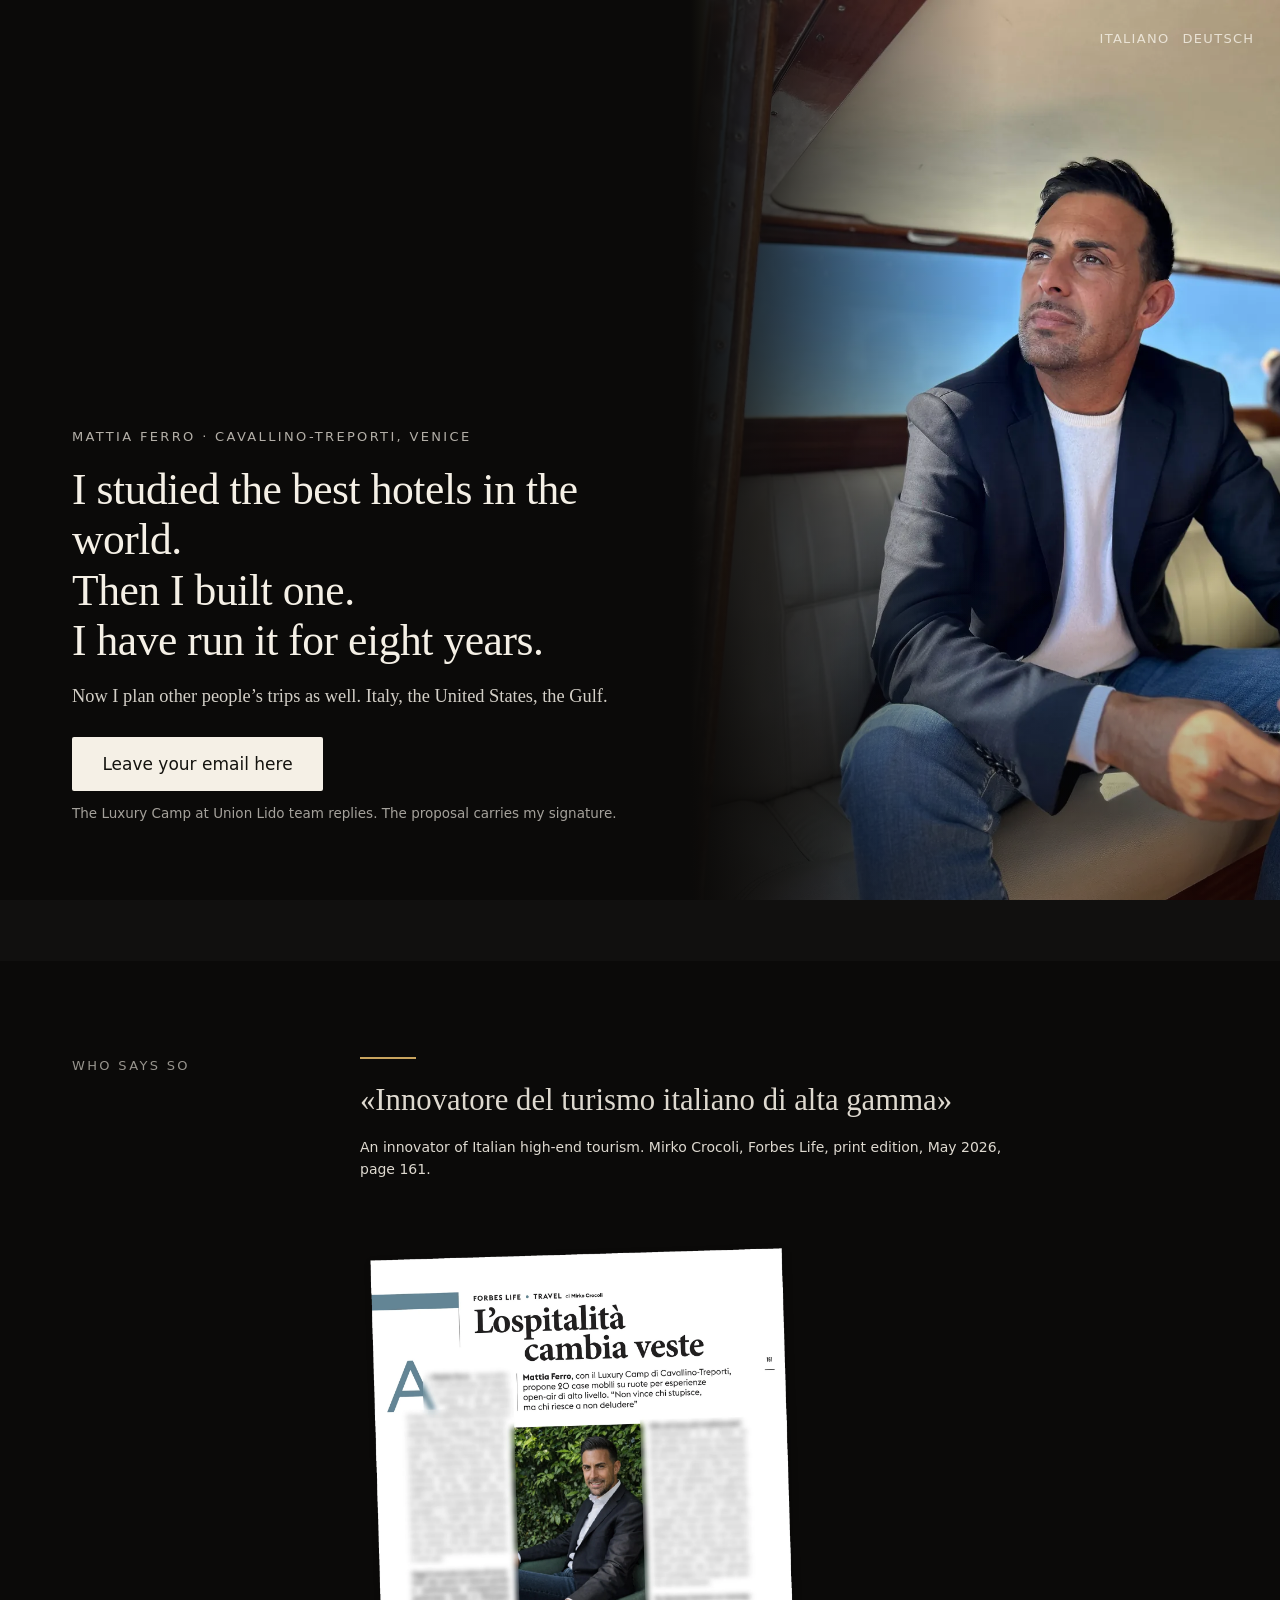
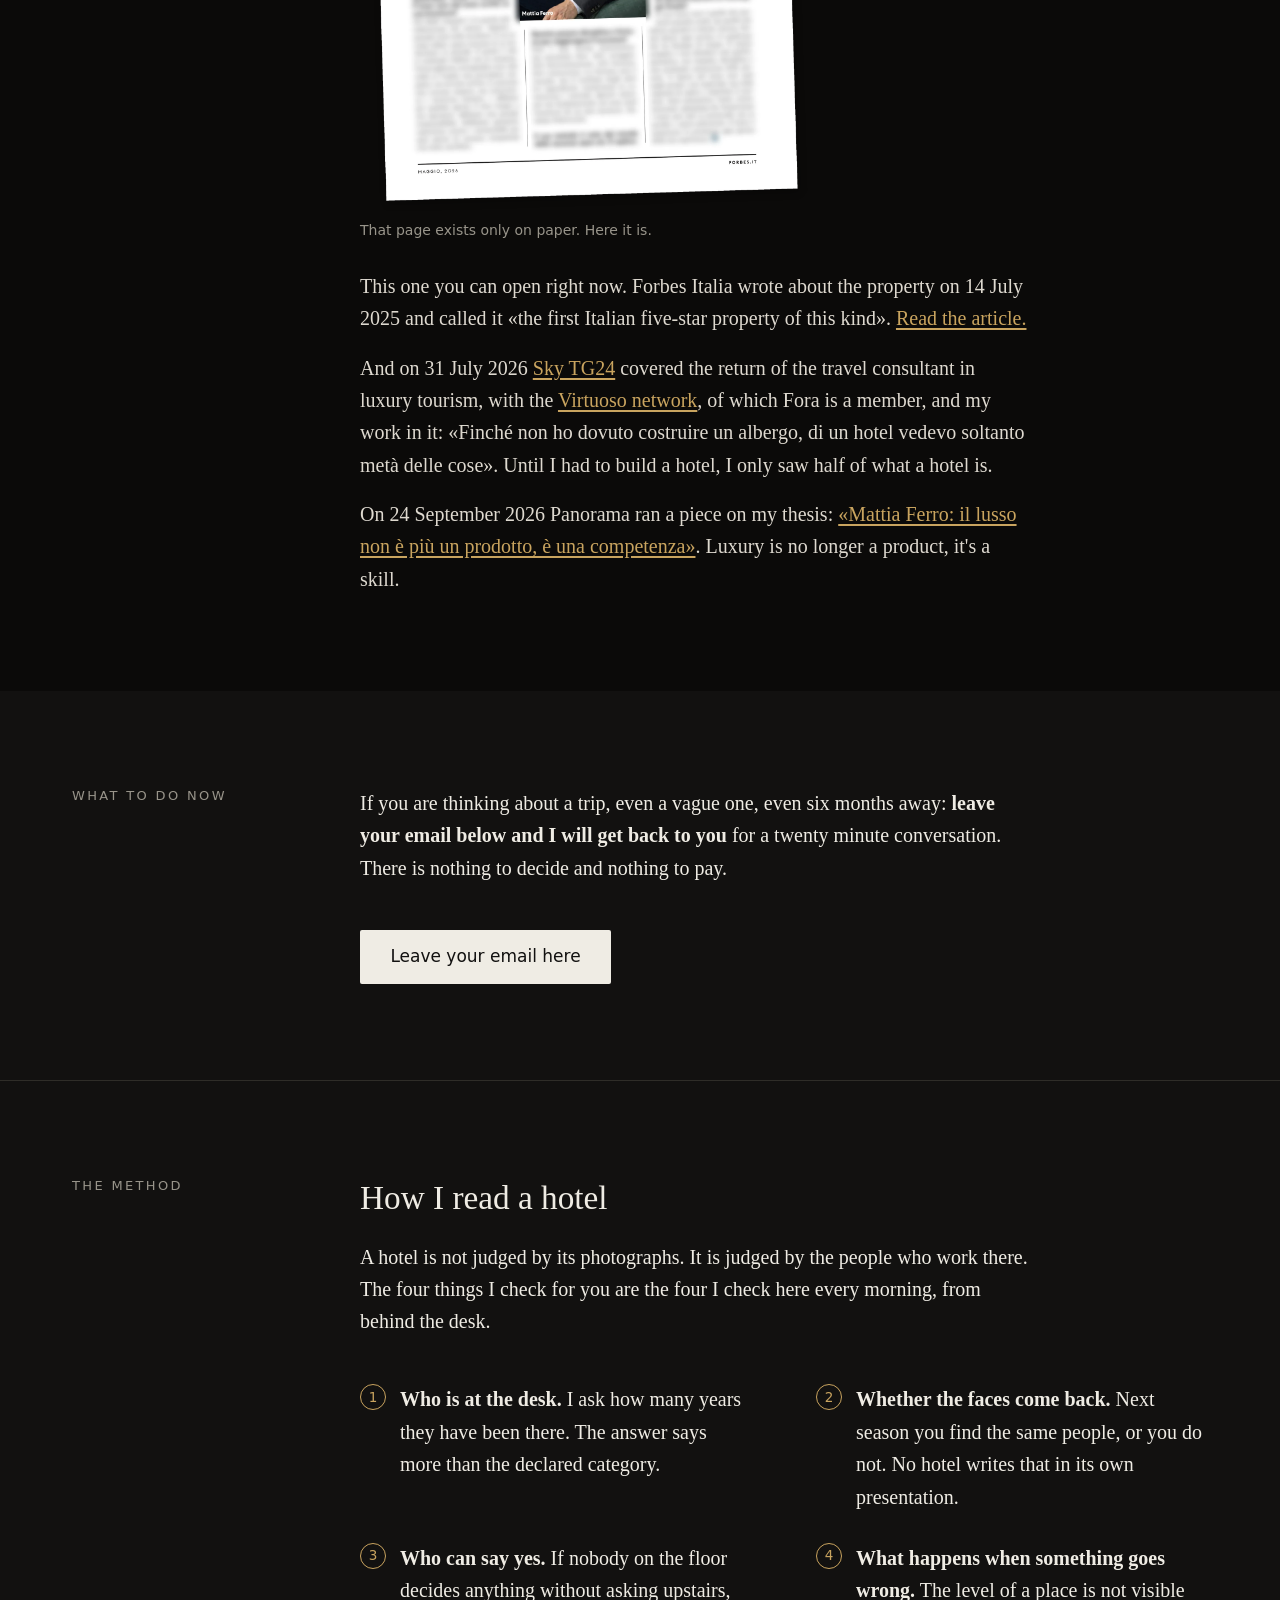
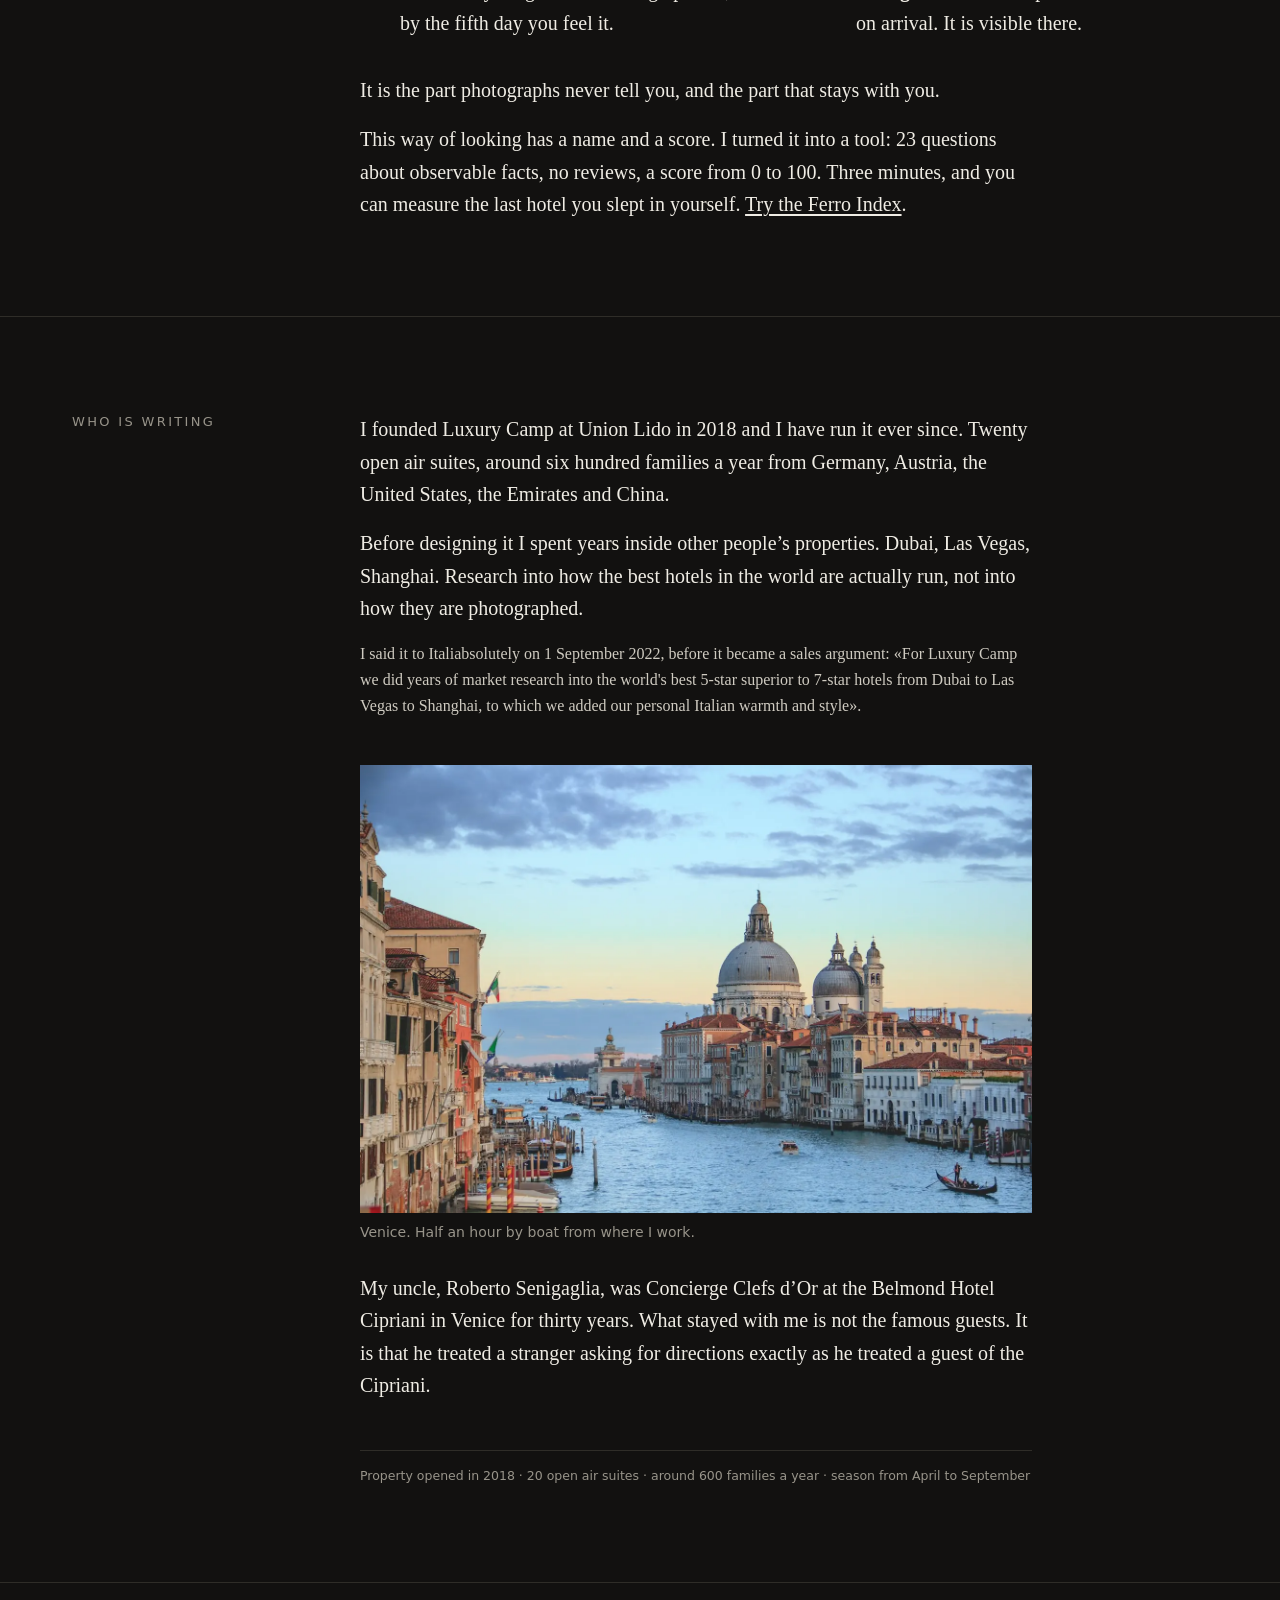
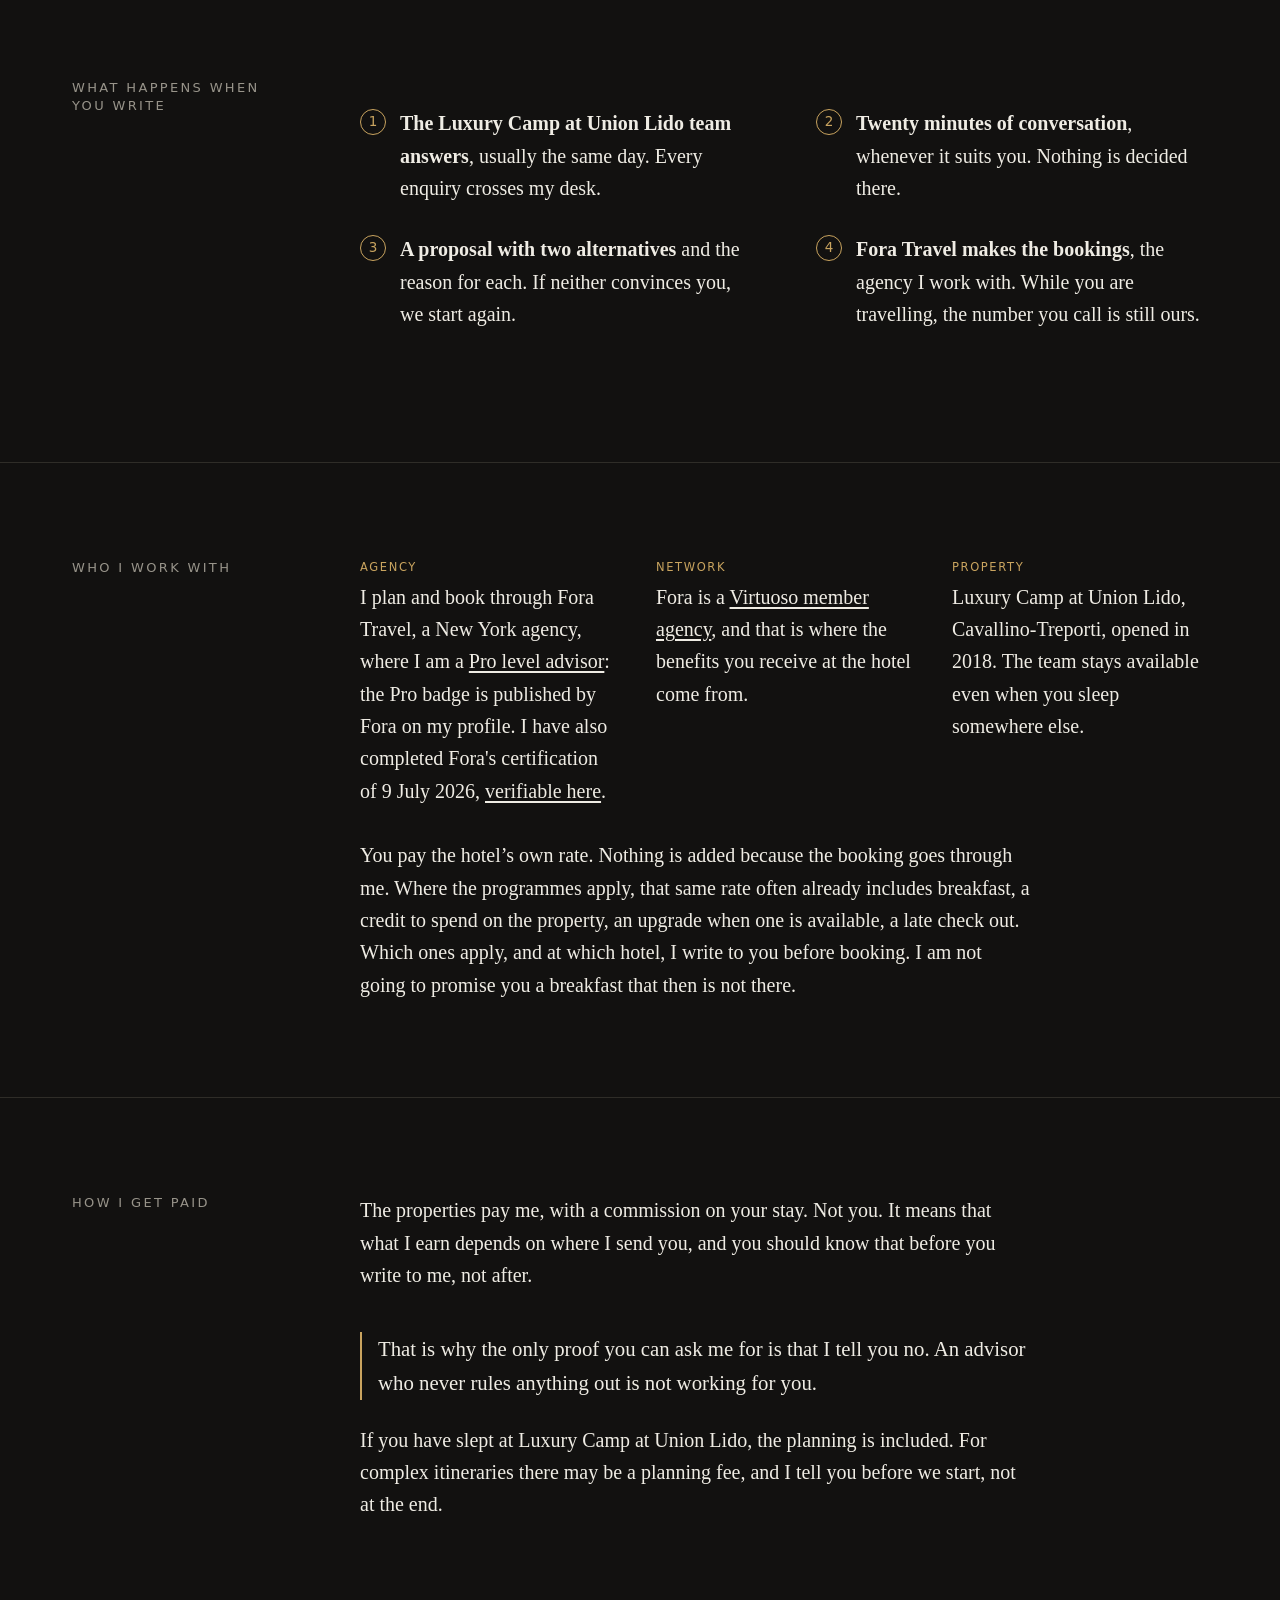
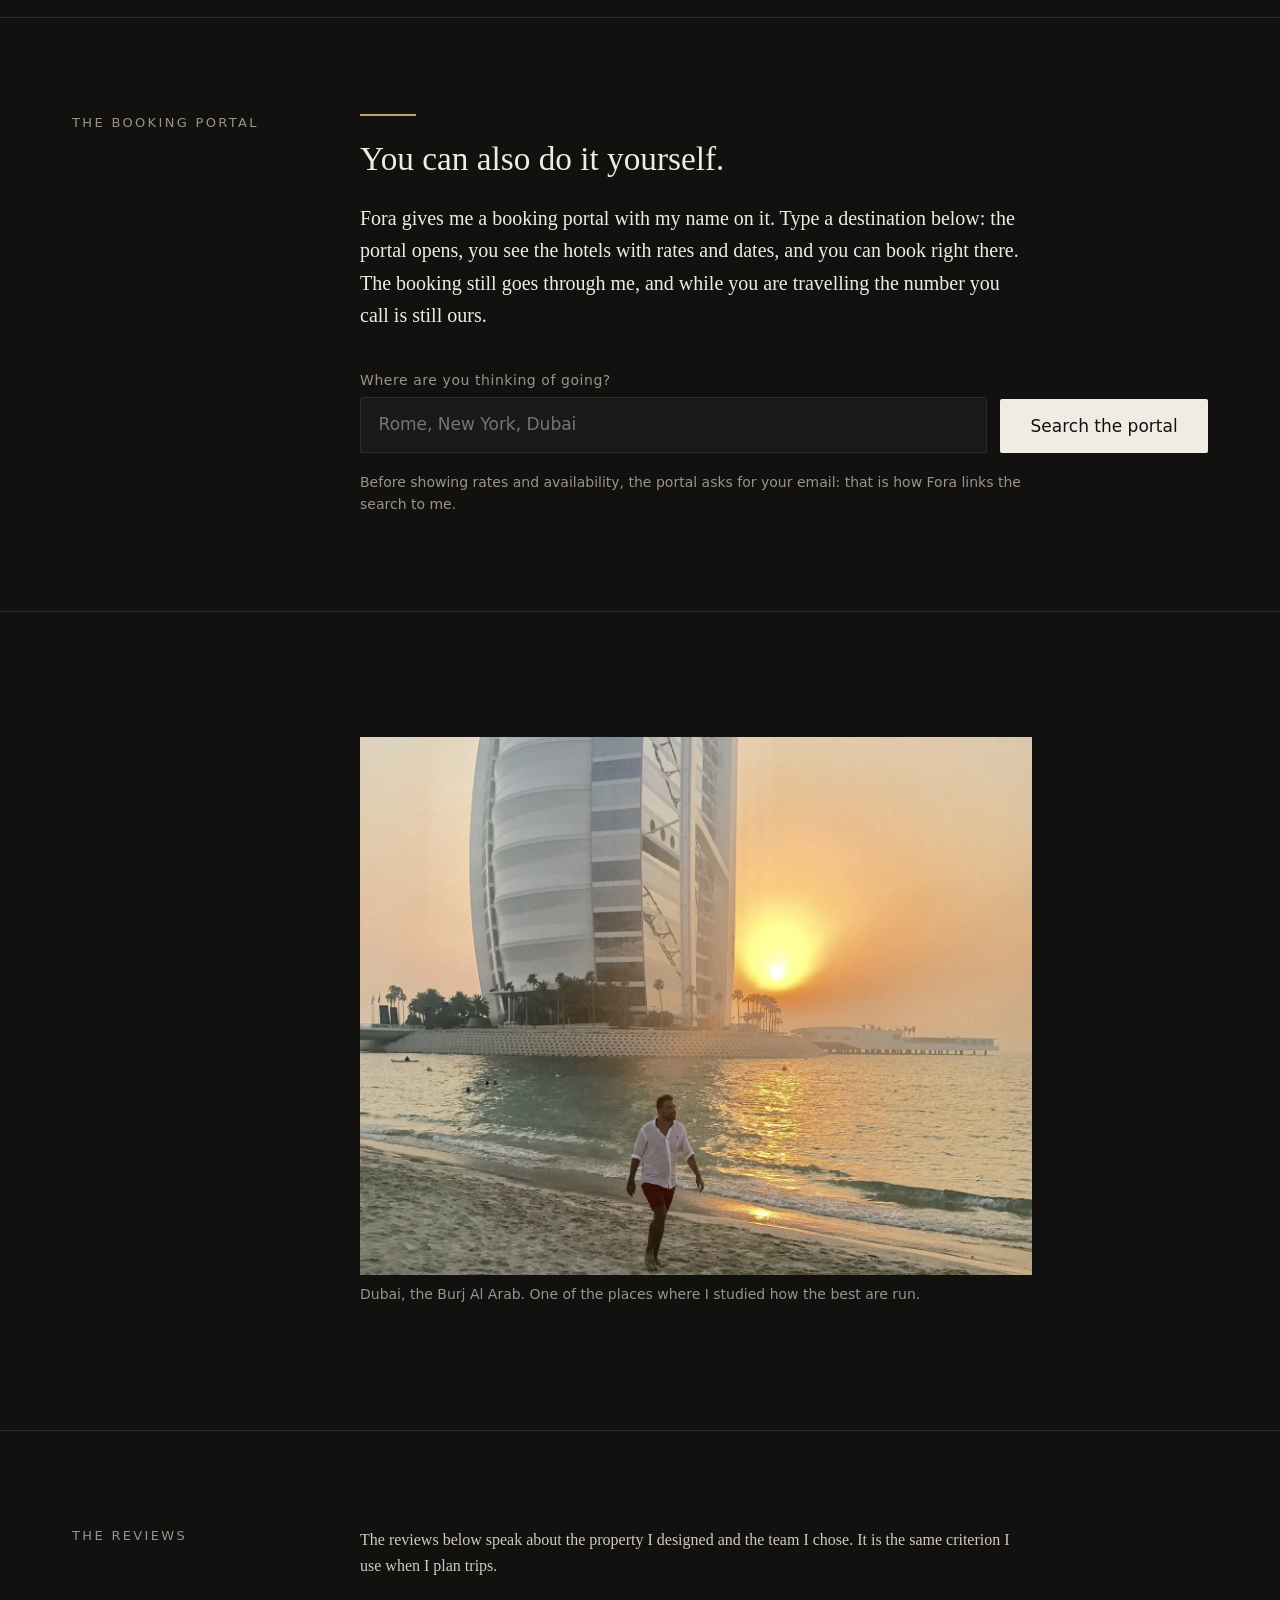
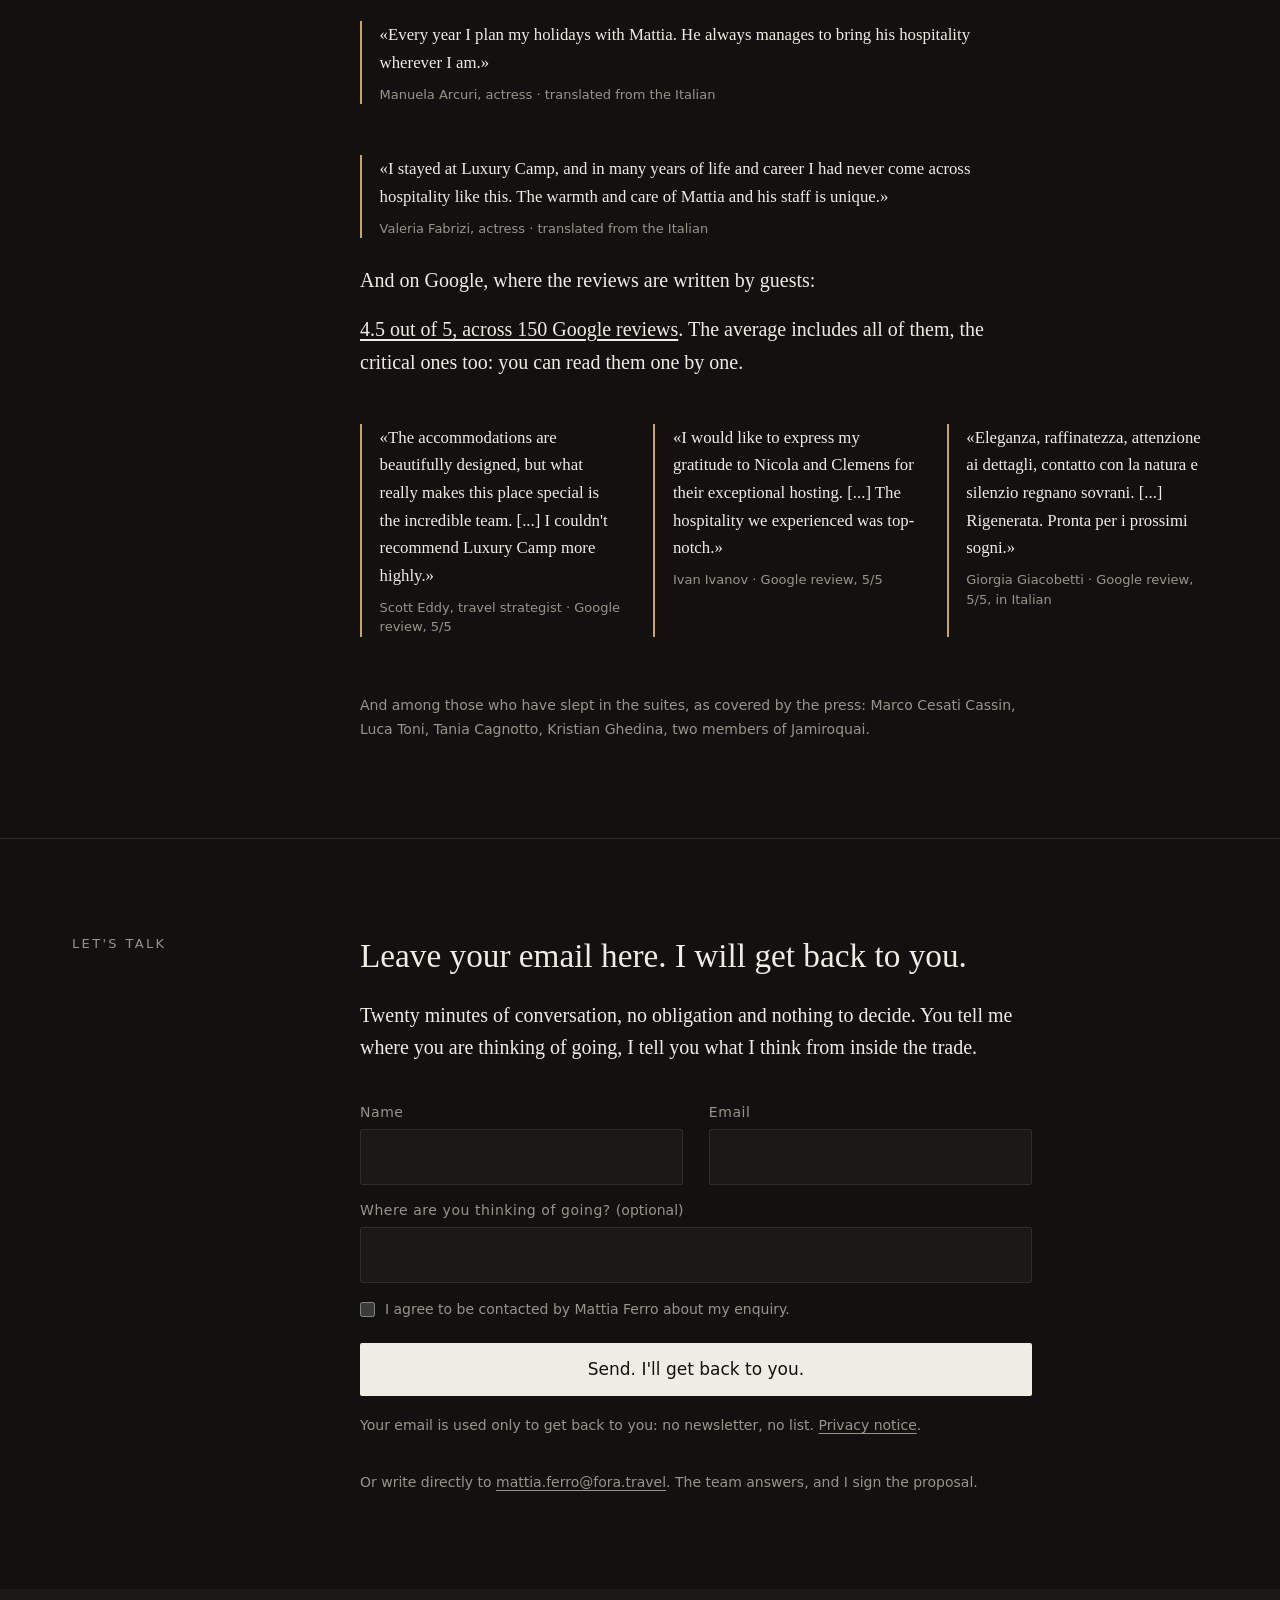
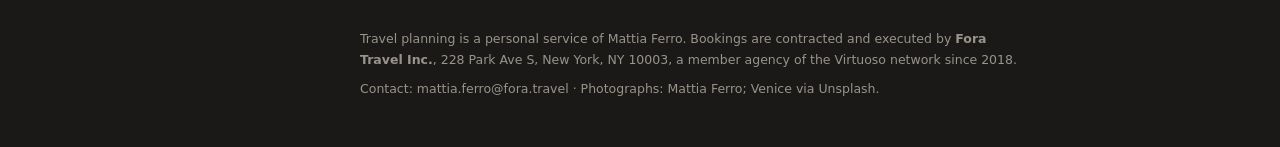
<file: en/index.html>
<!doctype html>
<html lang="en">
<head>
<meta charset="utf-8">
<meta name="viewport" content="width=device-width,initial-scale=1">
<title>Mattia Ferro, travel advisor</title>
<meta name="description" content="I studied the best hotels in the world, then I built one, and I have run it for eight years. Now I plan other people’s trips as well.">
<link rel="canonical" href="https://travel.mattiaferro.com/en/">
<link rel="alternate" hreflang="it" href="https://travel.mattiaferro.com/">
<link rel="alternate" hreflang="en" href="https://travel.mattiaferro.com/en/">
<link rel="alternate" hreflang="de" href="https://travel.mattiaferro.com/de/">
<link rel="alternate" hreflang="x-default" href="https://travel.mattiaferro.com/en/">
<meta property="og:type" content="profile">
<meta property="og:title" content="Mattia Ferro, travel advisor">
<meta property="og:description" content="I studied the best hotels in the world. Then I built one. I have run it for eight years.">
<meta property="og:url" content="https://travel.mattiaferro.com/en/">
<meta property="og:locale" content="en_US">
<meta property="og:image" content="https://travel.mattiaferro.com/assets/og.jpg">
<meta property="og:image:width" content="1200">
<meta property="og:image:height" content="630">
<meta property="og:image:alt" content="Mattia Ferro on a water taxi in the lagoon, heading to Venice.">
<meta name="twitter:card" content="summary_large_image">
<meta name="theme-color" content="#121110">
<link rel="icon" type="image/png" href="/assets/favicon.png">
<link rel="apple-touch-icon" href="/assets/apple-touch-icon.png">
<style>
:root{
  color-scheme:dark;
  --ink:#efece4; --ink-2:#cfcbc1; --soft:#98948a; --line:#2f2d28;
  --bg:#121110; --bg-2:#1a1917; --dark:#0b0a09; --ivory:#f5f0e6; --brass:#c9a45f; --brass-text:#c9a45f; --brass-dark:#c9a45f;
  --w:38rem; --wl:58rem; --nav-h:3.25rem;
}
@media print{
  :root{color-scheme:light;
    --ink:#14130f; --ink-2:#3f3d36; --soft:#57544c; --line:#ccc;
    --bg:#fff; --bg-2:#fff; --dark:#fff; --ivory:#14130f; --brass:#7d6233; --brass-text:#7d6233; --brass-dark:#7d6233;}
  .cta{background:#14130f;color:#fff}
}
*{box-sizing:border-box;margin:0;padding:0}
html{-webkit-text-size-adjust:100%}
body{background:var(--bg);color:var(--ink);
  font:400 17px/1.68 "Iowan Old Style",Georgia,"Times New Roman",serif}
img{display:block;max-width:100%;height:auto}
a{color:inherit;text-underline-offset:3px}

.wrap{max-width:var(--w);margin:0 auto;padding:0 1.35rem}
.sec{padding:3.4rem 0}
.sec+.sec{border-top:1px solid var(--line)}

.kicker{font:500 11.5px/1.4 system-ui,sans-serif;letter-spacing:.16em;
  text-transform:uppercase;color:var(--soft);margin-bottom:1.1rem}
h1{font-size:clamp(1.72rem,7vw,2.4rem);line-height:1.16;font-weight:400;letter-spacing:-.01em}
h2{font-size:clamp(1.32rem,5vw,1.7rem);line-height:1.25;font-weight:400;margin-bottom:1rem}
p{margin-bottom:1.05rem}
p:last-child{margin-bottom:0}
strong{font-weight:600}

/* apertura */
.hero{position:relative;min-height:100svh;display:flex;flex-direction:column;
  justify-content:flex-end;background:var(--dark);overflow:hidden}
.hero-img{position:absolute;inset:0;width:100%;height:100%;object-fit:cover;
  object-position:62% 20%}
.hero-shade{position:absolute;inset:0;
  background:linear-gradient(to top,rgba(10,9,8,.92) 0%,rgba(10,9,8,.62) 34%,rgba(10,9,8,.12) 68%,rgba(10,9,8,.3) 100%)}
.hero-in{position:relative;padding:0 1.35rem 2.6rem;max-width:var(--w);margin:0 auto;width:100%}
.hero .kicker{color:rgba(245,240,230,.72)}
.hero h1{color:var(--ivory)}
.hero h1 span{display:block}
.hero-sub{color:rgba(245,240,230,.86);margin:1rem 0 1.6rem;font-size:1.06rem}
.hero-note{font:400 13.5px/1.5 system-ui,sans-serif;color:rgba(245,240,230,.66);margin-top:.75rem}
.lang{position:absolute;top:0;right:0;padding:1rem 1.35rem;z-index:2}
.lang a{font:500 12px/1 system-ui,sans-serif;letter-spacing:.1em;text-transform:uppercase;
  color:rgba(245,240,230,.82);text-decoration:none;display:inline-block;padding:16px 4px}

/* pulsante */
.cta{display:inline-block;background:var(--ivory);color:#14130f;
  font:500 16px/1 system-ui,sans-serif;text-decoration:none;
  padding:1.05rem 1.7rem;border-radius:2px}
.sec .cta{background:var(--ink);color:var(--bg)}
.cta-row{margin-top:1.8rem}

/* fascia scura */
.band{background:var(--dark);color:var(--ivory);padding:3.4rem 0}
.band .kicker{color:rgba(245,240,230,.6)}
.band a{color:var(--brass-dark)}
.quote{font-size:clamp(1.3rem,5.4vw,1.66rem);line-height:1.3;margin-bottom:1rem}
.attrib{font:400 13.5px/1.55 system-ui,sans-serif;color:rgba(245,240,230,.68);margin-bottom:1.8rem}
.band p{color:rgba(245,240,230,.9)}
.rule-brass{width:44px;height:2px;background:var(--brass);border:0;margin:0 0 1.4rem}

/* immagini */
figure{margin:1.8rem 0}
figcaption{font:400 13px/1.5 system-ui,sans-serif;color:var(--soft);margin-top:.6rem}

/* elenchi e blocchi */
.steps{list-style:none;counter-reset:s}
.steps li{counter-increment:s;position:relative;padding-left:2.1rem;margin-bottom:1.1rem}
.steps li::before{content:counter(s);position:absolute;left:0;top:.08em;
  font:500 13px/1 system-ui,sans-serif;color:var(--brass-text);
  border:1px solid var(--brass-text);border-radius:50%;width:22px;height:22px;
  display:flex;align-items:center;justify-content:center}
.lbl{font:500 11.5px/1.4 system-ui,sans-serif;letter-spacing:.14em;text-transform:uppercase;
  color:var(--brass-text);margin-bottom:.35rem}
.blk{margin-bottom:1.5rem}
.pull{font-size:1.12rem;border-left:2px solid var(--brass);padding-left:1rem;margin:1.5rem 0}
.colophon{font:400 12.5px/1.6 system-ui,sans-serif;color:var(--soft);
  border-top:1px solid var(--line);padding-top:.9rem;margin-top:2rem}
.src{font-size:.95rem;color:var(--ink-2)}

.form{margin-top:1.4rem}
.form label{display:block;font:500 13px/1.4 system-ui,sans-serif;color:var(--soft);
  letter-spacing:.04em;margin-bottom:1rem}
.form input[type=text],.form input[type=email]{display:block;width:100%;margin-top:.4rem;
  padding:.85rem 1rem;font:400 16px/1.4 system-ui,sans-serif;color:var(--ink);
  background:var(--bg-2);border:1px solid var(--line);border-radius:2px}
.form input:focus{outline:2px solid var(--brass);outline-offset:1px}
.form .check{display:flex;gap:.6rem;align-items:flex-start;font-weight:400;
  text-transform:none;letter-spacing:0;line-height:1.5}
.form .check input{margin-top:.2em}
.form .cta{border:0;cursor:pointer;width:100%;margin-top:.4rem}
.opz{text-transform:none;letter-spacing:0;font-weight:400}
.note{font:400 13.5px/1.6 system-ui,sans-serif;color:var(--soft);margin-top:1.1rem}

/* portale di prenotazione */
.searchrow{display:flex;flex-direction:column}
.searchrow label{margin-bottom:0}

/* stati interattivi */
.cta{transition:background .15s ease,color .15s ease}
a:hover{color:var(--brass)}
.cta:hover{background:#fff;color:#14130f}
a:focus-visible,button:focus-visible{outline:2px solid var(--brass);outline-offset:3px}
.form .check input{width:1.15em;height:1.15em}

/* barra fissa */
.topbar{position:sticky;top:0;z-index:50;background:var(--bg);border-bottom:1px solid var(--line)}
@supports ((-webkit-backdrop-filter:blur(10px)) or (backdrop-filter:blur(10px))){
  .topbar{background:color-mix(in srgb,var(--bg) 92%,transparent);
    -webkit-backdrop-filter:blur(10px);backdrop-filter:blur(10px)}
}
.topbar-in{max-width:var(--wl);margin:0 auto;height:var(--nav-h);display:flex;
  align-items:center;justify-content:space-between;gap:1rem;
  padding:0 max(1.35rem,env(safe-area-inset-right)) 0 max(1.35rem,env(safe-area-inset-left))}
.topbar-nome{font:500 12.5px/1 system-ui,sans-serif;letter-spacing:.14em;
  text-transform:uppercase;color:var(--ink);text-decoration:none;white-space:nowrap;padding:1rem 0}
.topbar .cta{background:var(--ink);color:var(--bg);padding:.7rem 1.15rem;font-size:13.5px;white-space:nowrap}
[id]{scroll-margin-top:calc(var(--nav-h) + .75rem)}

/* comparsa allo scorrimento */
@media (prefers-reduced-motion:no-preference){
  html{scroll-behavior:smooth}
  html.js [data-reveal]>*{opacity:0;transform:translateY(10px);
    transition:opacity .45s ease-out,transform .45s ease-out;
    transition-delay:calc(var(--rn,0)*70ms)}
  html.js [data-reveal].vista>*{opacity:1;transform:none}
}
@media print{[data-reveal]>*{opacity:1!important;transform:none!important}}
@media (max-width:45.99rem){.cta-row .cta{display:block;text-align:center}}
.rev{margin:1.6rem 0;border-left:2px solid var(--brass);padding-left:1.1rem}
.rev p{font-size:1.05rem;line-height:1.65;margin-bottom:.5rem}
.rev footer{font:400 13px/1.5 system-ui,sans-serif;color:var(--soft)}
.nomi-riga{font:400 14px/1.7 system-ui,sans-serif;color:var(--soft);margin-top:1.8rem}
body>footer{background:var(--bg-2);padding:2.4rem 0 3rem;
  font:400 12.5px/1.7 system-ui,sans-serif;color:var(--soft)}
body>footer p{margin-bottom:.5rem}

@media (min-width:46rem){
  body{font-size:18px}
  .sec{padding:4.4rem 0}
  .hero-img{left:auto;right:0;width:46%;object-position:62% 22%}
  .hero-shade{background:
    linear-gradient(to right, var(--dark) 54%, rgba(10,9,8,0) 78%),
    linear-gradient(to top, rgba(10,9,8,.5) 0%, rgba(10,9,8,0) 38%)}
  .hero-in{margin:0;max-width:none;width:56%;padding:0 2rem 4.6rem clamp(2rem,7vw,6.5rem)}
  .hero-in h1{max-width:30rem}
  .searchrow{flex-direction:row;gap:.8rem;align-items:flex-end}
  .searchrow label{flex:1}
  .form .searchrow .cta{width:auto;margin-top:0;white-space:nowrap}
}

@media (min-width:64rem){
  :root{--nav-h:3.75rem}
  body{font-size:20px;line-height:1.62}
  .sec,.band{padding:6rem 0}
  .kicker{font-size:13px;letter-spacing:.18em}
  h1{font-size:clamp(2.6rem,3.4vw,3.4rem)}
  h2{font-size:clamp(2rem,2.6vw,2.5rem);margin-bottom:1.4rem}
  .quote{font-size:clamp(1.9rem,2.4vw,2.4rem)}
  .pull{font-size:1.3rem}
  .attrib,.note,figcaption{font-size:14px}
  .src{font-size:1rem}
  .rule-brass{width:56px}
  .lang a{font-size:13px}
  .hero-in{margin:0 auto;max-width:76rem;width:100%;padding:0 2.5rem 4.8rem}
  .hero-in h1{max-width:36rem}
  .hero-sub{font-size:1.15rem}
  .cta{font-size:17px;padding:1.15rem 1.9rem}
  .form label{font-size:14px}
  .form input[type=text],.form input[type=email]{font-size:17px;padding:.95rem 1.1rem}
  .wrap{max-width:76rem;display:grid;grid-template-columns:14rem 1fr;column-gap:4rem;align-items:start;padding:0 2.5rem}
  .wrap>*{grid-column:2;max-width:42rem}
  .wrap>.kicker{grid-column:1;grid-row:1/span 60;position:sticky;top:calc(var(--nav-h) + 2rem);margin-bottom:0;max-width:none}
  .wrap>.steps,.wrap>.griglia,.wrap>.rev3,.wrap>.form{max-width:none}
  .wrap>figure{max-width:42rem}
  .wrap>figure.ritratto{max-width:26rem}
  .band .wrap>figure.ritratto{max-width:28rem}
  .wrap>.steps{display:grid;grid-template-columns:1fr 1fr;gap:1.8rem 4rem;margin:1.8rem 0 2.2rem}
  .steps li{margin-bottom:0;padding-left:2.5rem}
  .steps li::before{width:24px;height:24px;font-size:13.5px}
  .wrap>.griglia{display:grid;grid-template-columns:repeat(3,1fr);gap:2.5rem;margin-bottom:2rem}
  .griglia .blk{margin-bottom:0}
  .wrap>.rev3{display:grid;grid-template-columns:repeat(3,1fr);gap:2rem;margin:1.8rem 0}
  .rev3 .rev{margin:0}
  .rev3 .rev p{font-size:1.05rem}
  #contatto .form{display:grid;grid-template-columns:1fr 1fr;column-gap:1.6rem;max-width:42rem}
  #contatto .form>*{grid-column:1/-1}
  #contatto .form>label:nth-of-type(1){grid-column:1}
  #contatto .form>label:nth-of-type(2){grid-column:2}
  .topbar-in{max-width:76rem;padding:0 2.5rem}
  .topbar .cta{font-size:14px}
}
</style>
<script type="application/ld+json">
{"@context": "https://schema.org", "@type": "Person", "name": "Mattia Ferro", "jobTitle": "Travel advisor", "url": "https://travel.mattiaferro.com/en/", "image": "https://travel.mattiaferro.com/assets/og.jpg", "email": "mailto:mattia.ferro@fora.travel", "affiliation": {"@type": "Organization", "name": "Fora Travel Inc.", "url": "https://www.foratravel.com/"}, "knowsLanguage": ["it", "en"], "sameAs": ["https://www.foratravel.com/advisor/mattia-ferro", "https://www.virtuoso.com/advisor/mattferr74504", "https://www.linkedin.com/in/mattiaferro", "https://mattiaferro.com/", "https://index.mattiaferro.com/"], "subjectOf": {"@type": "NewsArticle", "headline": "Mattia Ferro: il lusso non è più un prodotto, è una competenza", "url": "https://www.panorama.it/attualita/mattia-ferro-il-lusso-non-e-piu-un-prodotto-e-una-competenza", "datePublished": "2026-09-24", "inLanguage": "it", "publisher": {"@type": "Organization", "name": "Panorama", "url": "https://www.panorama.it/"}}}
</script>
</head>
<body>

<header class="hero">
  <picture><source srcset="/assets/hero.webp" type="image/webp"><img class="hero-img" src="/assets/hero.jpg" width="1170" height="1560" fetchpriority="high" alt="Mattia Ferro on a water taxi in the Venetian lagoon."></picture>
  <div class="hero-shade"></div>
  <nav class="lang" aria-label="Language"><a href="/" hreflang="it">Italiano</a> <a href="/de/" hreflang="de">Deutsch</a></nav>
  <div class="hero-in">
    <p class="kicker">Mattia Ferro · Cavallino-Treporti, Venice</p>
    <h1><span>I studied the best hotels in the world.</span><span>Then I built one.</span><span>I have run it for eight years.</span></h1>
    <p class="hero-sub">Now I plan other people’s trips as well. Italy, the United States, the Gulf.</p>
    <a class="cta" href="#contatto">Leave your email here</a>
    <p class="hero-note">The Luxury Camp at Union Lido team replies. The proposal carries my signature.</p>
  </div>
</header>

<nav class="topbar" aria-label="Navigation">
  <div class="topbar-in">
    <a class="topbar-nome" href="#">Mattia Ferro</a>
    <a class="cta" href="#contatto">Leave your email here</a>
  </div>
</nav>

<section class="band">
  <div class="wrap">
    <p class="kicker">Who says so</p>
    <hr class="rule-brass">
    <p class="quote">«Innovatore del turismo italiano di alta gamma»</p>
    <p class="attrib">An innovator of Italian high-end tourism. Mirko Crocoli, Forbes Life, print edition, May 2026, page 161.</p>
    <figure class="ritratto">
      <picture><source srcset="/assets/forbes-161-pagina.webp" type="image/webp"><img src="/assets/forbes-161-pagina.png" width="1600" height="2044" loading="lazy" alt="Page 161 of Forbes Life, May 2026, with the interview with Mattia Ferro by Mirko Crocoli."></picture>
      <figcaption>That page exists only on paper. Here it is.</figcaption>
    </figure>
    <p>This one you can open right now. Forbes Italia wrote about the property on 14 July 2025 and called it «the first Italian five-star property of this kind». <a href="https://forbes.it/2025/07/14/luxury-camp-lesperienza-esclusiva-delle-vacanze-allaria-aperta">Read the article.</a></p>
    <p>And on 31 July 2026 <a href="https://tg24.sky.it/lifestyle/2026/07/31/turismo-lusso-torna-consulente-viaggio">Sky TG24</a> covered the return of the travel consultant in luxury tourism, with the <a href="https://www.virtuoso.com/advisor/mattferr74504">Virtuoso network</a>, of which Fora is a member, and my work in it: «Finché non ho dovuto costruire un albergo, di un hotel vedevo soltanto metà delle cose». Until I had to build a hotel, I only saw half of what a hotel is.</p>
    <p>On 24 September 2026 Panorama ran a piece on my thesis: <a href="https://www.panorama.it/attualita/mattia-ferro-il-lusso-non-e-piu-un-prodotto-e-una-competenza">«Mattia Ferro: il lusso non è più un prodotto, è una competenza»</a>. Luxury is no longer a product, it's a skill.</p>
  </div>
</section>

<section class="sec">
  <div class="wrap">
    <p class="kicker">What to do now</p>
    <p>If you are thinking about a trip, even a vague one, even six months away: <strong>leave your email below and I will get back to you</strong> for a twenty minute conversation. There is nothing to decide and nothing to pay.</p>
    <p class="cta-row"><a class="cta" href="#contatto">Leave your email here</a></p>
  </div>
</section>

<section class="sec">
  <div class="wrap">
    <p class="kicker">The method</p>
    <h2>How I read a hotel</h2>
    <p>A hotel is not judged by its photographs. It is judged by the people who work there. The four things I check for you are the four I check here every morning, from behind the desk.</p>
    <ol class="steps">
      <li><strong>Who is at the desk.</strong> I ask how many years they have been there. The answer says more than the declared category.</li>
      <li><strong>Whether the faces come back.</strong> Next season you find the same people, or you do not. No hotel writes that in its own presentation.</li>
      <li><strong>Who can say yes.</strong> If nobody on the floor decides anything without asking upstairs, by the fifth day you feel it.</li>
      <li><strong>What happens when something goes wrong.</strong> The level of a place is not visible on arrival. It is visible there.</li>
    </ol>
    <p>It is the part photographs never tell you, and the part that stays with you.</p>
    <p>This way of looking has a name and a score. I turned it into a tool: 23 questions about observable facts, no reviews, a score from 0 to 100. Three minutes, and you can measure the last hotel you slept in yourself. <a href="https://index.mattiaferro.com/en/">Try the Ferro Index</a>.</p>
  </div>
</section>

<section class="sec">
  <div class="wrap">
    <p class="kicker">Who is writing</p>
    <p>I founded Luxury Camp at Union Lido in 2018 and I have run it ever since. Twenty open air suites, around six hundred families a year from Germany, Austria, the United States, the Emirates and China.</p>
    <p>Before designing it I spent years inside other people’s properties. Dubai, Las Vegas, Shanghai. Research into how the best hotels in the world are actually run, not into how they are photographed.</p>
    <p class="src">I said it to Italiabsolutely on 1 September 2022, before it became a sales argument: «For Luxury Camp we did years of market research into the world's best 5-star superior to 7-star hotels from Dubai to Las Vegas to Shanghai, to which we added our personal Italian warmth and style».</p>
    <figure>
      <picture><source srcset="/assets/venezia.webp" type="image/webp"><img src="/assets/venezia.jpg" width="1400" height="933" loading="lazy" alt="The Grand Canal in Venice at sunset, with the Salute Basilica"></picture>
      <figcaption>Venice. Half an hour by boat from where I work.</figcaption>
    </figure>
    <p>My uncle, Roberto Senigaglia, was Concierge Clefs d’Or at the Belmond Hotel Cipriani in Venice for thirty years. What stayed with me is not the famous guests. It is that he treated a stranger asking for directions exactly as he treated a guest of the Cipriani.</p>
    <p class="colophon">Property opened in 2018 · 20 open air suites · around 600 families a year · season from April to September</p>
  </div>
</section>

<section class="sec">
  <div class="wrap">
    <p class="kicker">What happens when you write</p>
    <ol class="steps">
      <li><strong>The Luxury Camp at Union Lido team answers</strong>, usually the same day. Every enquiry crosses my desk.</li>
      <li><strong>Twenty minutes of conversation</strong>, whenever it suits you. Nothing is decided there.</li>
      <li><strong>A proposal with two alternatives</strong> and the reason for each. If neither convinces you, we start again.</li>
      <li><strong>Fora Travel makes the bookings</strong>, the agency I work with. While you are travelling, the number you call is still ours.</li>
    </ol>
  </div>
</section>

<section class="sec">
  <div class="wrap">
    <p class="kicker">Who I work with</p>
    <div class="griglia">
    <div class="blk">
      <p class="lbl">Agency</p>
      <p>I plan and book through Fora Travel, a New York agency, where I am a <a href="https://www.foratravel.com/advisor/mattia-ferro">Pro level advisor</a>: the Pro badge is published by Fora on my profile. I have also completed Fora's certification of 9 July 2026, <a href="https://www.foratravel.com/certification?credential=29319607-bedc-4e87-bd8e-bbac78a36589">verifiable here</a>.</p>
    </div>
    <div class="blk">
      <p class="lbl">Network</p>
      <p>Fora is a <a href="https://www.virtuoso.com/advisor/mattferr74504">Virtuoso member agency</a>, and that is where the benefits you receive at the hotel come from.</p>
    </div>
    <div class="blk">
      <p class="lbl">Property</p>
      <p>Luxury Camp at Union Lido, Cavallino-Treporti, opened in 2018. The team stays available even when you sleep somewhere else.</p>
    </div>
    </div>
    <p>You pay the hotel’s own rate. Nothing is added because the booking goes through me. Where the programmes apply, that same rate often already includes breakfast, a credit to spend on the property, an upgrade when one is available, a late check out. Which ones apply, and at which hotel, I write to you before booking. I am not going to promise you a breakfast that then is not there.</p>
  </div>
</section>

<section class="sec">
  <div class="wrap">
    <p class="kicker">How I get paid</p>
    <p>The properties pay me, with a commission on your stay. Not you. It means that what I earn depends on where I send you, and you should know that before you write to me, not after.</p>
    <p class="pull">That is why the only proof you can ask me for is that I tell you no. An advisor who never rules anything out is not working for you.</p>
    <p>If you have slept at Luxury Camp at Union Lido, the planning is included. For complex itineraries there may be a planning fee, and I tell you before we start, not at the end.</p>
  </div>
</section>

<section class="sec" id="prenota">
  <div class="wrap">
    <p class="kicker">The booking portal</p>
    <hr class="rule-brass">
    <h2>You can also do it yourself.</h2>
    <p>Fora gives me a booking portal with my name on it. Type a destination below: the portal opens, you see the hotels with rates and dates, and you can book right there. The booking still goes through me, and while you are travelling the number you call is still ours.</p>
    <form class="form" action="https://trips.foratravel.com/mattia-ferro/book" method="get" target="_blank" rel="noopener">
      <div class="searchrow">
        <label>Where are you thinking of going?<input type="text" name="search" placeholder="Rome, New York, Dubai" autocomplete="off"></label>
        <button class="cta" type="submit">Search the portal</button>
      </div>
    </form>
    <p class="note">Before showing rates and availability, the portal asks for your email: that is how Fora links the search to me.</p>
  </div>
</section>

<section class="sec">
  <div class="wrap">
    <figure>
      <picture><source srcset="/assets/dubai-burj.webp" type="image/webp"><img src="/assets/dubai-burj.jpg" width="1400" height="1120" loading="lazy" alt="Mattia Ferro on the beach in front of the Burj Al Arab in Dubai, at sunset."></picture>
      <figcaption>Dubai, the Burj Al Arab. One of the places where I studied how the best are run.</figcaption>
    </figure>
  </div>
</section>

<section class="sec">
  <div class="wrap">
    <p class="kicker">The reviews</p>
    <p class="src">The reviews below speak about the property I designed and the team I chose. It is the same criterion I use when I plan trips.</p>
    <blockquote class="rev">
      <p>«Every year I plan my holidays with Mattia. He always manages to bring his hospitality wherever I am.»</p>
      <footer>Manuela Arcuri, actress · translated from the Italian</footer>
    </blockquote>
    <blockquote class="rev">
      <p>«I stayed at Luxury Camp, and in many years of life and career I had never come across hospitality like this. The warmth and care of Mattia and his staff is unique.»</p>
      <footer>Valeria Fabrizi, actress · translated from the Italian</footer>
    </blockquote>
    <p>And on Google, where the reviews are written by guests:</p>
    <p><a href="https://www.google.com/maps/place/Luxury+Camp+at+Union+Lido/">4.5 out of 5, across 150 Google reviews</a>. The average includes all of them, the critical ones too: you can read them one by one.</p>
    <div class="rev3">
    <blockquote class="rev">
      <p>«The accommodations are beautifully designed, but what really makes this place special is the incredible team. [...] I couldn't recommend Luxury Camp more highly.»</p>
      <footer>Scott Eddy, travel strategist · Google review, 5/5</footer>
    </blockquote>
    <blockquote class="rev">
      <p>«I would like to express my gratitude to Nicola and Clemens for their exceptional hosting. [...] The hospitality we experienced was top-notch.»</p>
      <footer>Ivan Ivanov · Google review, 5/5</footer>
    </blockquote>
    <blockquote class="rev">
      <p>«Eleganza, raffinatezza, attenzione ai dettagli, contatto con la natura e silenzio regnano sovrani. [...] Rigenerata. Pronta per i prossimi sogni.»</p>
      <footer>Giorgia Giacobetti · Google review, 5/5, in Italian</footer>
    </blockquote>
    </div>
    <p class="nomi-riga">And among those who have slept in the suites, as covered by the press: Marco Cesati Cassin, Luca Toni, Tania Cagnotto, Kristian Ghedina, two members of Jamiroquai.</p>
  </div>
</section>

<section class="sec" id="contatto">
  <div class="wrap">
    <p class="kicker">Let's talk</p>
    <h2>Leave your email here. I will get back to you.</h2>
    <p>Twenty minutes of conversation, no obligation and nothing to decide. You tell me where you are thinking of going, I tell you what I think from inside the trade.</p>
    <form class="form" action="https://formsubmit.co/mattia.ferro@fora.travel" method="POST">
      <input type="hidden" name="_subject" value="Enquiry from travel.mattiaferro.com">
      <input type="hidden" name="_next" value="https://travel.mattiaferro.com/en/thanks/">
      <input type="text" name="_honey" style="display:none">
      <label>Name<input type="text" name="nome" required autocomplete="name"></label>
      <label>Email<input type="email" name="email" required autocomplete="email"></label>
      <label>Where are you thinking of going? <span class="opz">(optional)</span><input type="text" name="destinazione"></label>
      <label class="check"><input type="checkbox" name="consenso" value="yes" required> I agree to be contacted by Mattia Ferro about my enquiry.</label>
      <button class="cta" type="submit">Send. I'll get back to you.</button>
    </form>
    <p class="note">Your email is used only to get back to you: no newsletter, no list. <a href="/en/privacy/">Privacy notice</a>.</p>
    <p class="note">Or write directly to <a href="mailto:mattia.ferro@fora.travel">mattia.ferro@fora.travel</a>. The team answers, and I sign the proposal.</p>
  </div>
</section>

<footer>
  <div class="wrap">
    <p>Travel planning is a personal service of Mattia Ferro. Bookings are contracted and executed by <strong>Fora Travel Inc.</strong>, 228 Park Ave S, New York, NY 10003, a member agency of the Virtuoso network since 2018.</p>
    <p>Contact: mattia.ferro@fora.travel · Photographs: Mattia Ferro; Venice via Unsplash.</p>
  </div>
</footer>

<script>
(function(){
  if(!('IntersectionObserver' in window))return;
  document.documentElement.classList.add('js');
  var els=document.querySelectorAll('section.sec:not(#contatto):not(#prenota)>.wrap');
  var io=new IntersectionObserver(function(entries){
    entries.forEach(function(en){
      if(en.isIntersecting){en.target.classList.add('vista');io.unobserve(en.target)}
    });
  },{threshold:0,rootMargin:'0px 0px -6% 0px'});
  els.forEach(function(el){
    el.setAttribute('data-reveal','');
    Array.prototype.forEach.call(el.children,function(c,i){c.style.setProperty('--rn',Math.min(i,4))});
    io.observe(el);
  });
})();
</script>

</body>
</html>
</file>
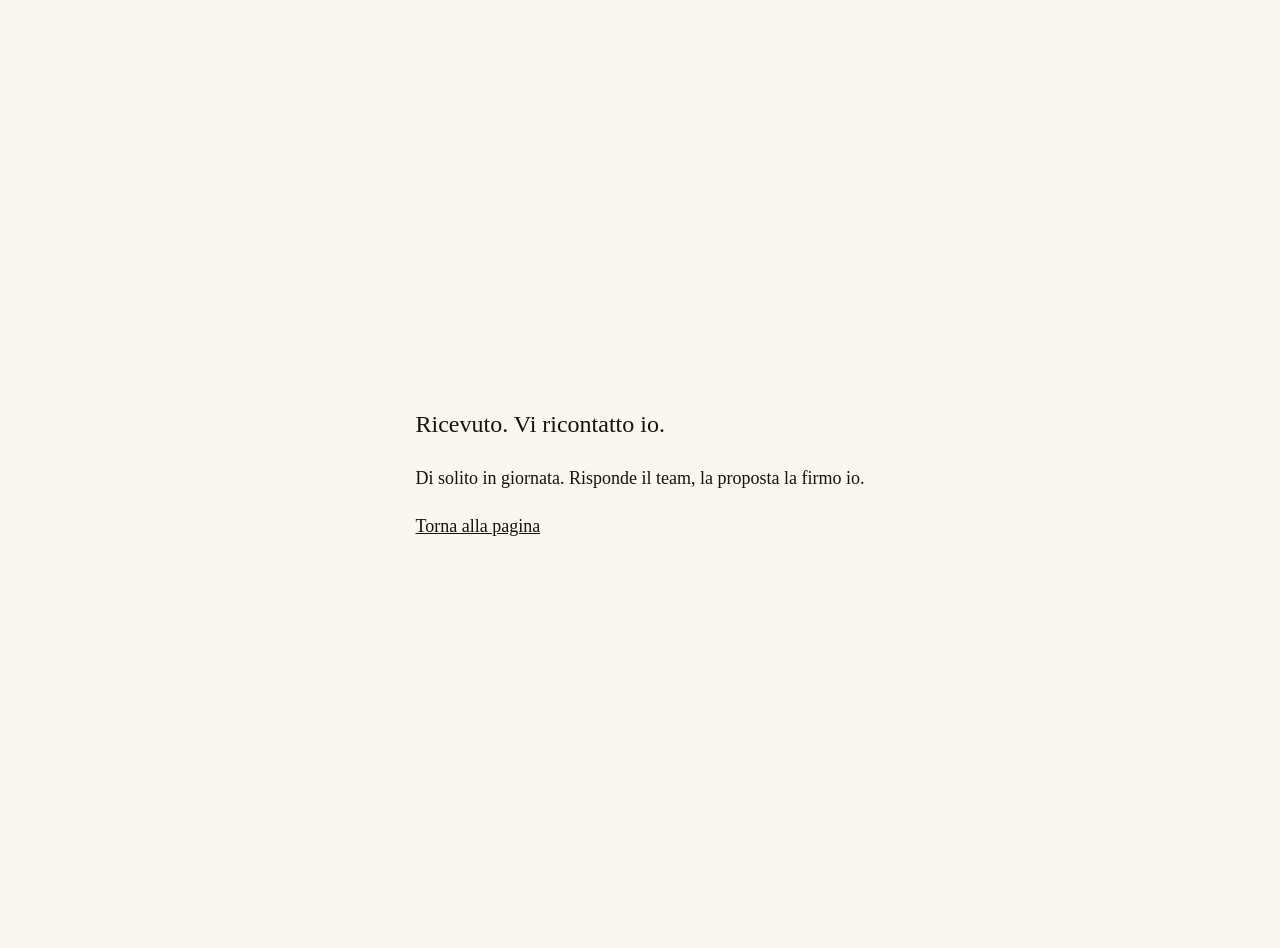
<file: grazie/index.html>
<!doctype html>
<html lang="it"><head><meta charset="utf-8"><meta name="viewport" content="width=device-width,initial-scale=1">
<title>Ricevuto</title><meta name="robots" content="noindex, nofollow">
<style>body{background:#faf7f1;color:#14130f;font:400 18px/1.7 Georgia,serif;display:flex;min-height:100svh;align-items:center;justify-content:center;margin:0;padding:1.5rem}
@media(prefers-color-scheme:dark){body{background:#121110;color:#efece4}}
div{max-width:30rem}h1{font-weight:400;font-size:1.5rem}a{color:inherit}</style></head>
<body><div><h1>Ricevuto. Vi ricontatto io.</h1>
<p>Di solito in giornata. Risponde il team, la proposta la firmo io.</p>
<p><a href="/">Torna alla pagina</a></p></div></body></html>
</file>
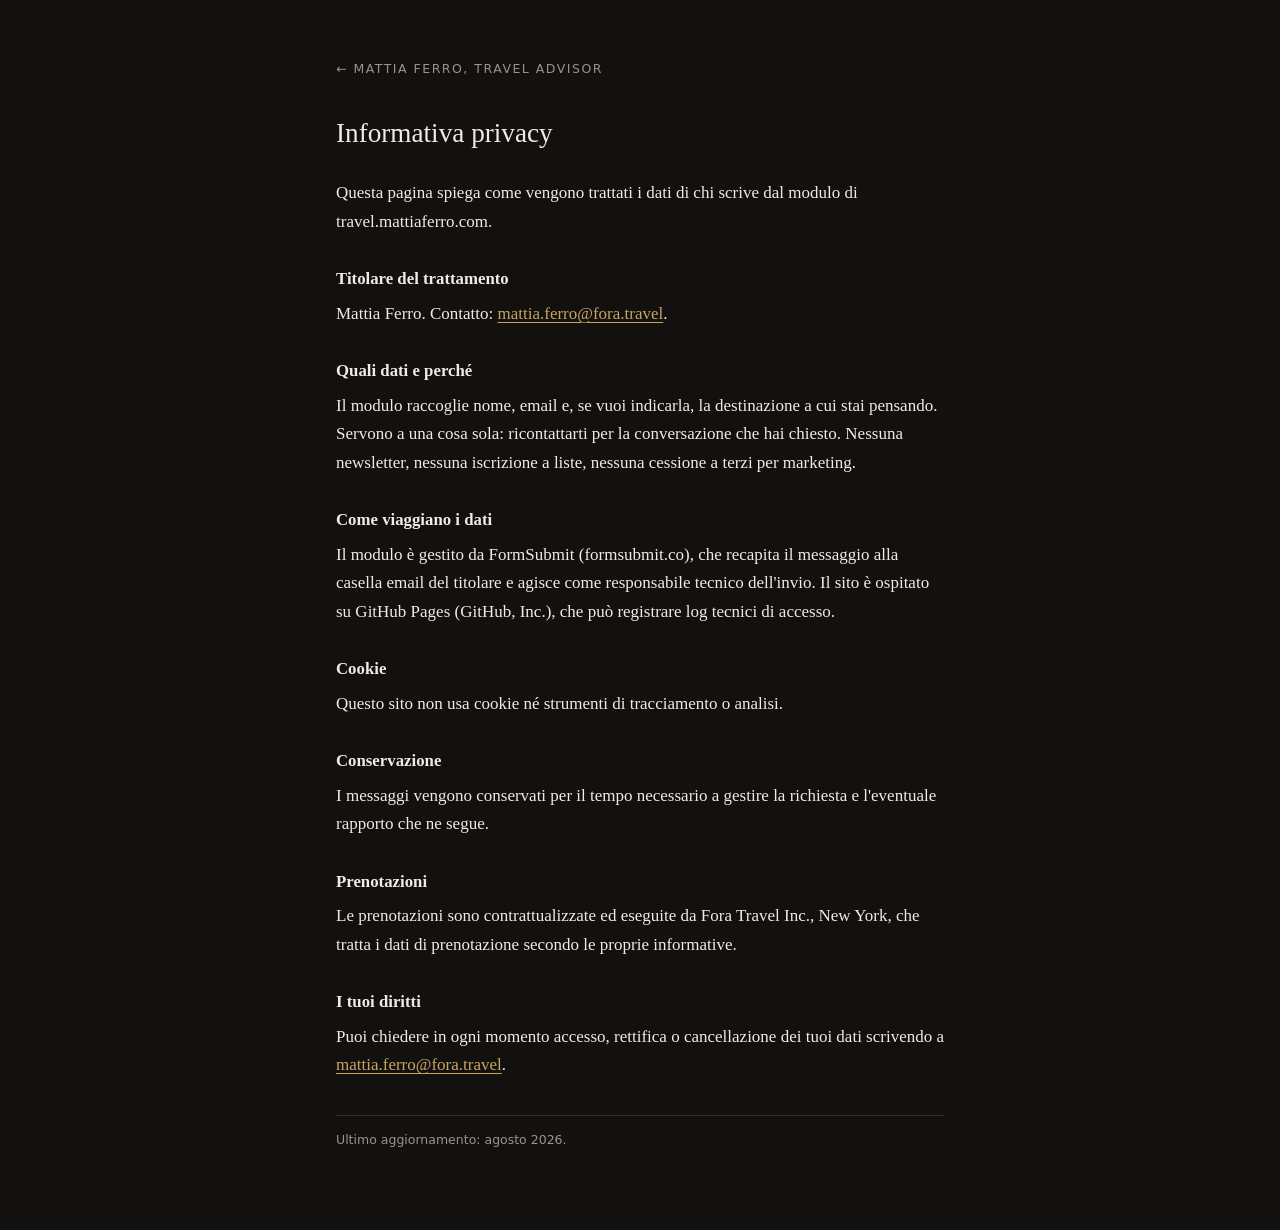
<file: privacy/index.html>
<!doctype html>
<html lang="it">
<head>
<meta charset="utf-8">
<meta name="viewport" content="width=device-width,initial-scale=1">
<title>Informativa privacy · Mattia Ferro</title>
<meta name="robots" content="noindex">
<meta name="theme-color" content="#121110">
<link rel="icon" type="image/png" href="/assets/favicon.png">
<style>
:root{color-scheme:dark}
body{background:#121110;color:#efece4;font:400 17px/1.68 "Iowan Old Style",Georgia,serif;margin:0}
.wrap{max-width:38rem;margin:0 auto;padding:3.4rem 1.35rem 4rem}
h1{font-size:1.7rem;font-weight:400;margin:0 0 1.4rem}
h2{font-size:1.05rem;font-weight:600;margin:1.8rem 0 .4rem}
p{margin:0 0 1rem}
a{color:#c9a45f;text-underline-offset:3px}
.back{font:500 12.5px/1 system-ui,sans-serif;letter-spacing:.12em;text-transform:uppercase;text-decoration:none;color:#98948a;display:inline-block;margin-bottom:2.2rem}
.agg{font:400 12.5px/1.6 system-ui,sans-serif;color:#98948a;margin-top:2.2rem;border-top:1px solid #2f2d28;padding-top:.9rem}
</style>
</head>
<body>
<div class="wrap">
<a class="back" href="/">← Mattia Ferro, travel advisor</a>
<h1>Informativa privacy</h1>
<p>Questa pagina spiega come vengono trattati i dati di chi scrive dal modulo di travel.mattiaferro.com.</p>
<h2>Titolare del trattamento</h2>
<p>Mattia Ferro. Contatto: <a href="mailto:mattia.ferro@fora.travel">mattia.ferro@fora.travel</a>.</p>
<h2>Quali dati e perché</h2>
<p>Il modulo raccoglie nome, email e, se vuoi indicarla, la destinazione a cui stai pensando. Servono a una cosa sola: ricontattarti per la conversazione che hai chiesto. Nessuna newsletter, nessuna iscrizione a liste, nessuna cessione a terzi per marketing.</p>
<h2>Come viaggiano i dati</h2>
<p>Il modulo è gestito da FormSubmit (formsubmit.co), che recapita il messaggio alla casella email del titolare e agisce come responsabile tecnico dell'invio. Il sito è ospitato su GitHub Pages (GitHub, Inc.), che può registrare log tecnici di accesso.</p>
<h2>Cookie</h2>
<p>Questo sito non usa cookie né strumenti di tracciamento o analisi.</p>
<h2>Conservazione</h2>
<p>I messaggi vengono conservati per il tempo necessario a gestire la richiesta e l'eventuale rapporto che ne segue.</p>
<h2>Prenotazioni</h2>
<p>Le prenotazioni sono contrattualizzate ed eseguite da Fora Travel Inc., New York, che tratta i dati di prenotazione secondo le proprie informative.</p>
<h2>I tuoi diritti</h2>
<p>Puoi chiedere in ogni momento accesso, rettifica o cancellazione dei tuoi dati scrivendo a <a href="mailto:mattia.ferro@fora.travel">mattia.ferro@fora.travel</a>.</p>
<p class="agg">Ultimo aggiornamento: agosto 2026.</p>
</div>
</body>
</html>
</file>
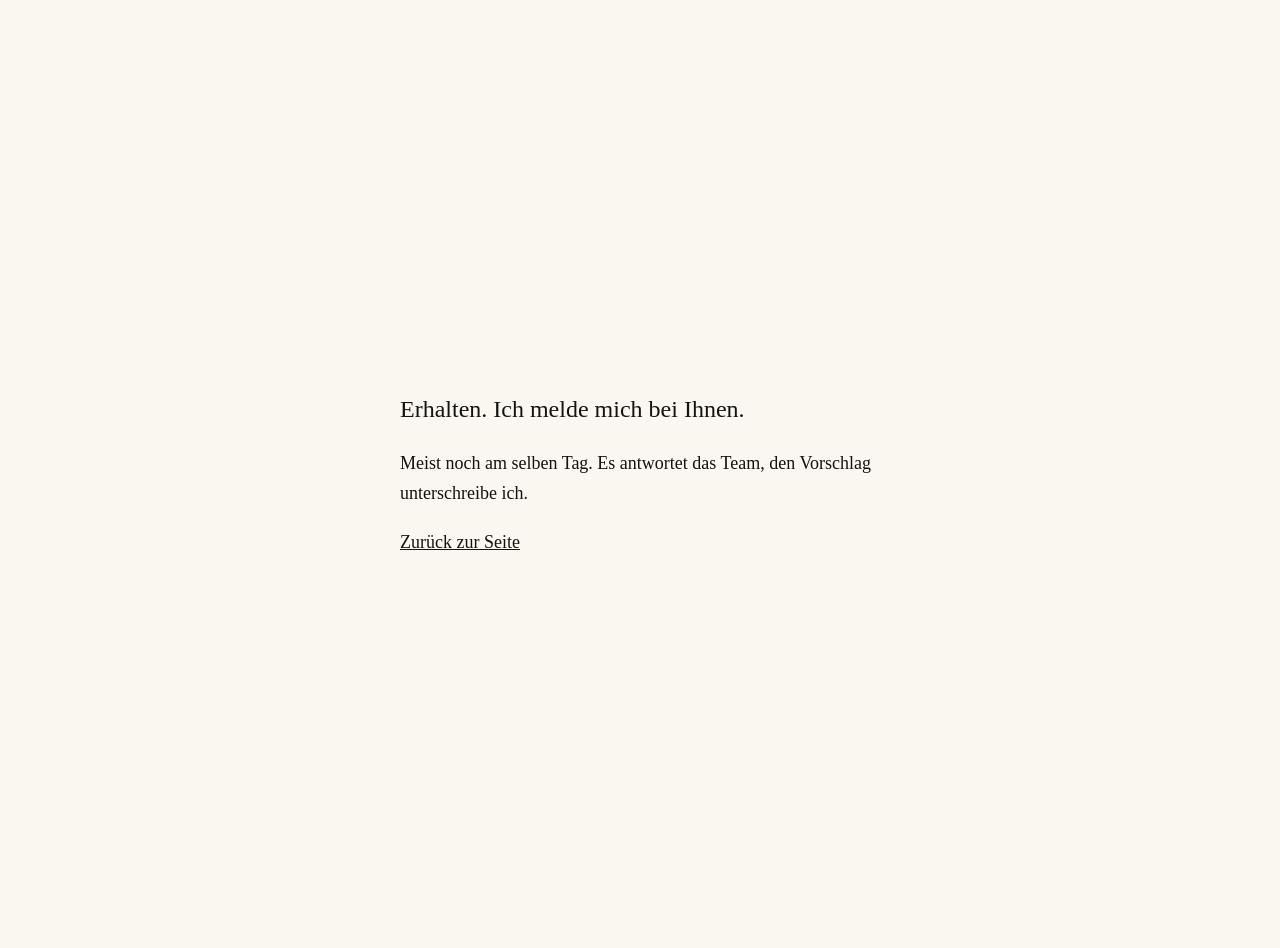
<file: de/danke/index.html>
<!doctype html>
<html lang="de"><head><meta charset="utf-8"><meta name="viewport" content="width=device-width,initial-scale=1">
<title>Erhalten</title><meta name="robots" content="noindex, nofollow">
<style>body{background:#faf7f1;color:#14130f;font:400 18px/1.7 Georgia,serif;display:flex;min-height:100svh;align-items:center;justify-content:center;margin:0;padding:1.5rem}
@media(prefers-color-scheme:dark){body{background:#121110;color:#efece4}}
div{max-width:30rem}h1{font-weight:400;font-size:1.5rem}a{color:inherit}</style></head>
<body><div><h1>Erhalten. Ich melde mich bei Ihnen.</h1>
<p>Meist noch am selben Tag. Es antwortet das Team, den Vorschlag unterschreibe ich.</p>
<p><a href="/de/">Zurück zur Seite</a></p></div></body></html>
</file>
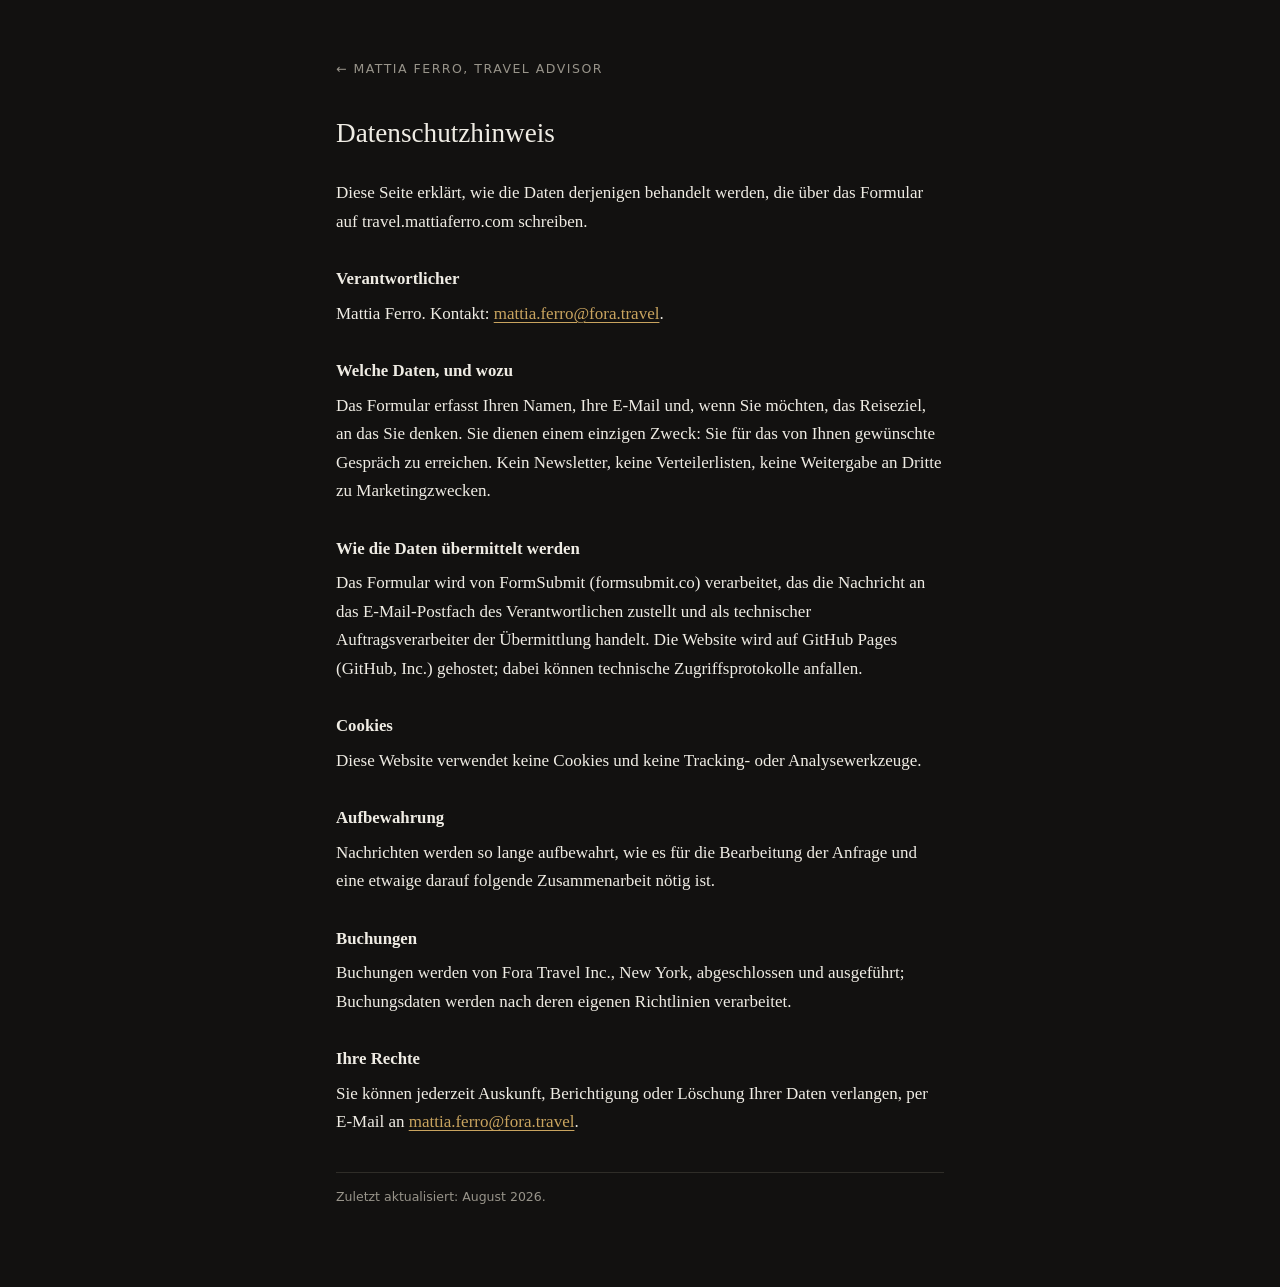
<file: de/privacy/index.html>
<!doctype html>
<html lang="de">
<head>
<meta charset="utf-8">
<meta name="viewport" content="width=device-width,initial-scale=1">
<title>Datenschutzhinweis · Mattia Ferro</title>
<meta name="robots" content="noindex">
<meta name="theme-color" content="#121110">
<link rel="icon" type="image/png" href="/assets/favicon.png">
<style>
:root{color-scheme:dark}
body{background:#121110;color:#efece4;font:400 17px/1.68 "Iowan Old Style",Georgia,serif;margin:0}
.wrap{max-width:38rem;margin:0 auto;padding:3.4rem 1.35rem 4rem}
h1{font-size:1.7rem;font-weight:400;margin:0 0 1.4rem}
h2{font-size:1.05rem;font-weight:600;margin:1.8rem 0 .4rem}
p{margin:0 0 1rem}
a{color:#c9a45f;text-underline-offset:3px}
.back{font:500 12.5px/1 system-ui,sans-serif;letter-spacing:.12em;text-transform:uppercase;text-decoration:none;color:#98948a;display:inline-block;margin-bottom:2.2rem}
.agg{font:400 12.5px/1.6 system-ui,sans-serif;color:#98948a;margin-top:2.2rem;border-top:1px solid #2f2d28;padding-top:.9rem}
</style>
</head>
<body>
<div class="wrap">
<a class="back" href="/de/">← Mattia Ferro, Travel Advisor</a>
<h1>Datenschutzhinweis</h1>
<p>Diese Seite erklärt, wie die Daten derjenigen behandelt werden, die über das Formular auf travel.mattiaferro.com schreiben.</p>
<h2>Verantwortlicher</h2>
<p>Mattia Ferro. Kontakt: <a href="mailto:mattia.ferro@fora.travel">mattia.ferro@fora.travel</a>.</p>
<h2>Welche Daten, und wozu</h2>
<p>Das Formular erfasst Ihren Namen, Ihre E-Mail und, wenn Sie möchten, das Reiseziel, an das Sie denken. Sie dienen einem einzigen Zweck: Sie für das von Ihnen gewünschte Gespräch zu erreichen. Kein Newsletter, keine Verteilerlisten, keine Weitergabe an Dritte zu Marketingzwecken.</p>
<h2>Wie die Daten übermittelt werden</h2>
<p>Das Formular wird von FormSubmit (formsubmit.co) verarbeitet, das die Nachricht an das E-Mail-Postfach des Verantwortlichen zustellt und als technischer Auftragsverarbeiter der Übermittlung handelt. Die Website wird auf GitHub Pages (GitHub, Inc.) gehostet; dabei können technische Zugriffsprotokolle anfallen.</p>
<h2>Cookies</h2>
<p>Diese Website verwendet keine Cookies und keine Tracking- oder Analysewerkzeuge.</p>
<h2>Aufbewahrung</h2>
<p>Nachrichten werden so lange aufbewahrt, wie es für die Bearbeitung der Anfrage und eine etwaige darauf folgende Zusammenarbeit nötig ist.</p>
<h2>Buchungen</h2>
<p>Buchungen werden von Fora Travel Inc., New York, abgeschlossen und ausgeführt; Buchungsdaten werden nach deren eigenen Richtlinien verarbeitet.</p>
<h2>Ihre Rechte</h2>
<p>Sie können jederzeit Auskunft, Berichtigung oder Löschung Ihrer Daten verlangen, per E-Mail an <a href="mailto:mattia.ferro@fora.travel">mattia.ferro@fora.travel</a>.</p>
<p class="agg">Zuletzt aktualisiert: August 2026.</p>
</div>
</body>
</html>
</file>
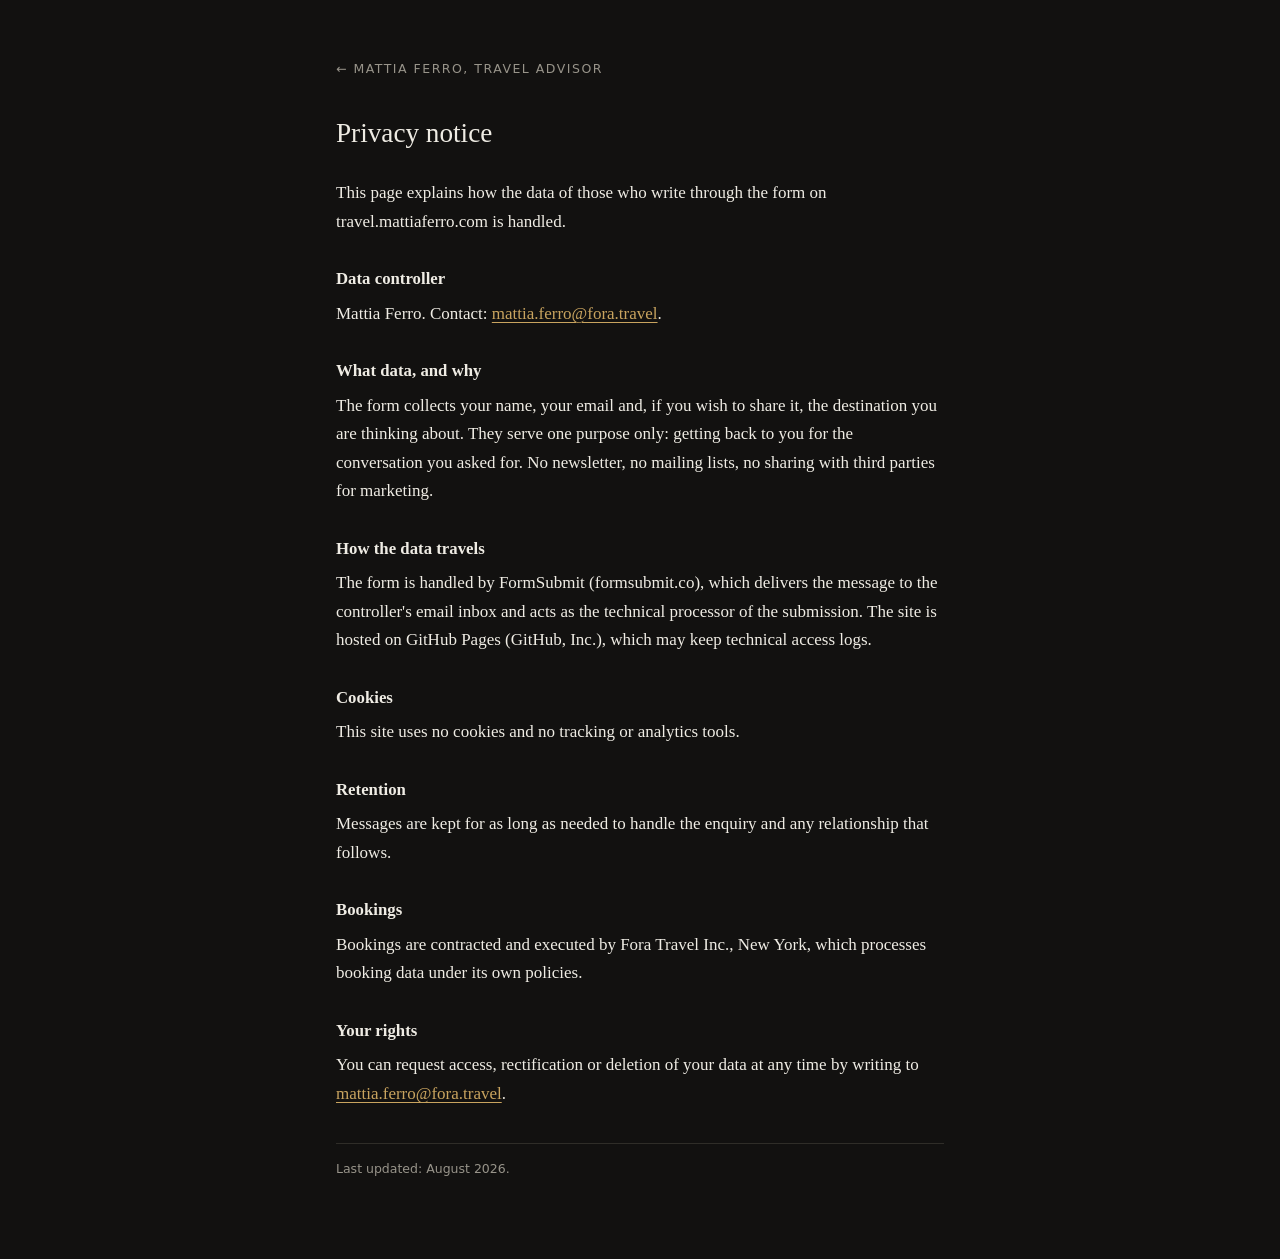
<file: en/privacy/index.html>
<!doctype html>
<html lang="en">
<head>
<meta charset="utf-8">
<meta name="viewport" content="width=device-width,initial-scale=1">
<title>Privacy notice · Mattia Ferro</title>
<meta name="robots" content="noindex">
<meta name="theme-color" content="#121110">
<link rel="icon" type="image/png" href="/assets/favicon.png">
<style>
:root{color-scheme:dark}
body{background:#121110;color:#efece4;font:400 17px/1.68 "Iowan Old Style",Georgia,serif;margin:0}
.wrap{max-width:38rem;margin:0 auto;padding:3.4rem 1.35rem 4rem}
h1{font-size:1.7rem;font-weight:400;margin:0 0 1.4rem}
h2{font-size:1.05rem;font-weight:600;margin:1.8rem 0 .4rem}
p{margin:0 0 1rem}
a{color:#c9a45f;text-underline-offset:3px}
.back{font:500 12.5px/1 system-ui,sans-serif;letter-spacing:.12em;text-transform:uppercase;text-decoration:none;color:#98948a;display:inline-block;margin-bottom:2.2rem}
.agg{font:400 12.5px/1.6 system-ui,sans-serif;color:#98948a;margin-top:2.2rem;border-top:1px solid #2f2d28;padding-top:.9rem}
</style>
</head>
<body>
<div class="wrap">
<a class="back" href="/en/">← Mattia Ferro, travel advisor</a>
<h1>Privacy notice</h1>
<p>This page explains how the data of those who write through the form on travel.mattiaferro.com is handled.</p>
<h2>Data controller</h2>
<p>Mattia Ferro. Contact: <a href="mailto:mattia.ferro@fora.travel">mattia.ferro@fora.travel</a>.</p>
<h2>What data, and why</h2>
<p>The form collects your name, your email and, if you wish to share it, the destination you are thinking about. They serve one purpose only: getting back to you for the conversation you asked for. No newsletter, no mailing lists, no sharing with third parties for marketing.</p>
<h2>How the data travels</h2>
<p>The form is handled by FormSubmit (formsubmit.co), which delivers the message to the controller's email inbox and acts as the technical processor of the submission. The site is hosted on GitHub Pages (GitHub, Inc.), which may keep technical access logs.</p>
<h2>Cookies</h2>
<p>This site uses no cookies and no tracking or analytics tools.</p>
<h2>Retention</h2>
<p>Messages are kept for as long as needed to handle the enquiry and any relationship that follows.</p>
<h2>Bookings</h2>
<p>Bookings are contracted and executed by Fora Travel Inc., New York, which processes booking data under its own policies.</p>
<h2>Your rights</h2>
<p>You can request access, rectification or deletion of your data at any time by writing to <a href="mailto:mattia.ferro@fora.travel">mattia.ferro@fora.travel</a>.</p>
<p class="agg">Last updated: August 2026.</p>
</div>
</body>
</html>
</file>
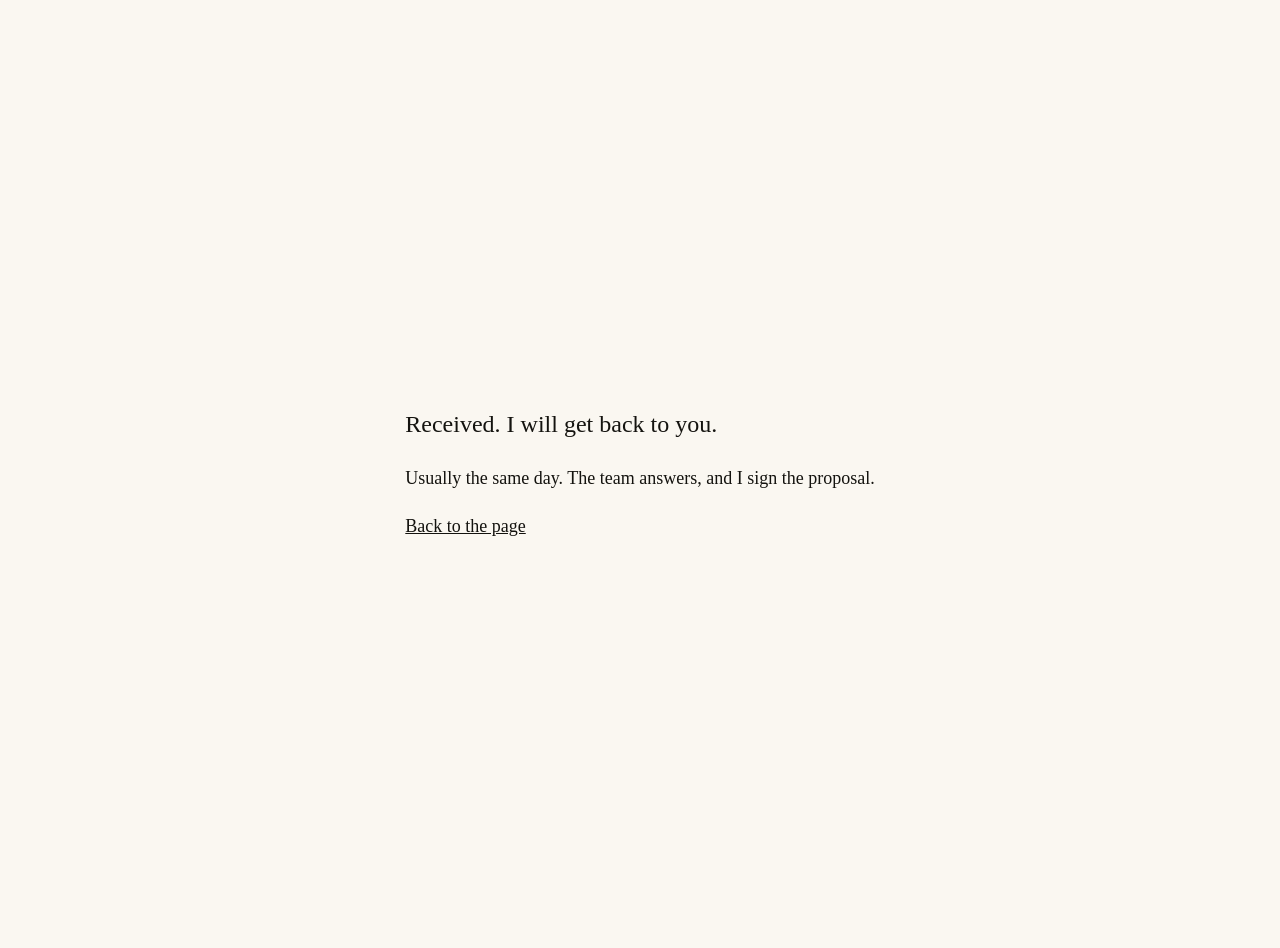
<file: en/thanks/index.html>
<!doctype html>
<html lang="en"><head><meta charset="utf-8"><meta name="viewport" content="width=device-width,initial-scale=1">
<title>Received</title><meta name="robots" content="noindex, nofollow">
<style>body{background:#faf7f1;color:#14130f;font:400 18px/1.7 Georgia,serif;display:flex;min-height:100svh;align-items:center;justify-content:center;margin:0;padding:1.5rem}
@media(prefers-color-scheme:dark){body{background:#121110;color:#efece4}}
div{max-width:30rem}h1{font-weight:400;font-size:1.5rem}a{color:inherit}</style></head>
<body><div><h1>Received. I will get back to you.</h1>
<p>Usually the same day. The team answers, and I sign the proposal.</p>
<p><a href="/en/">Back to the page</a></p></div></body></html>
</file>
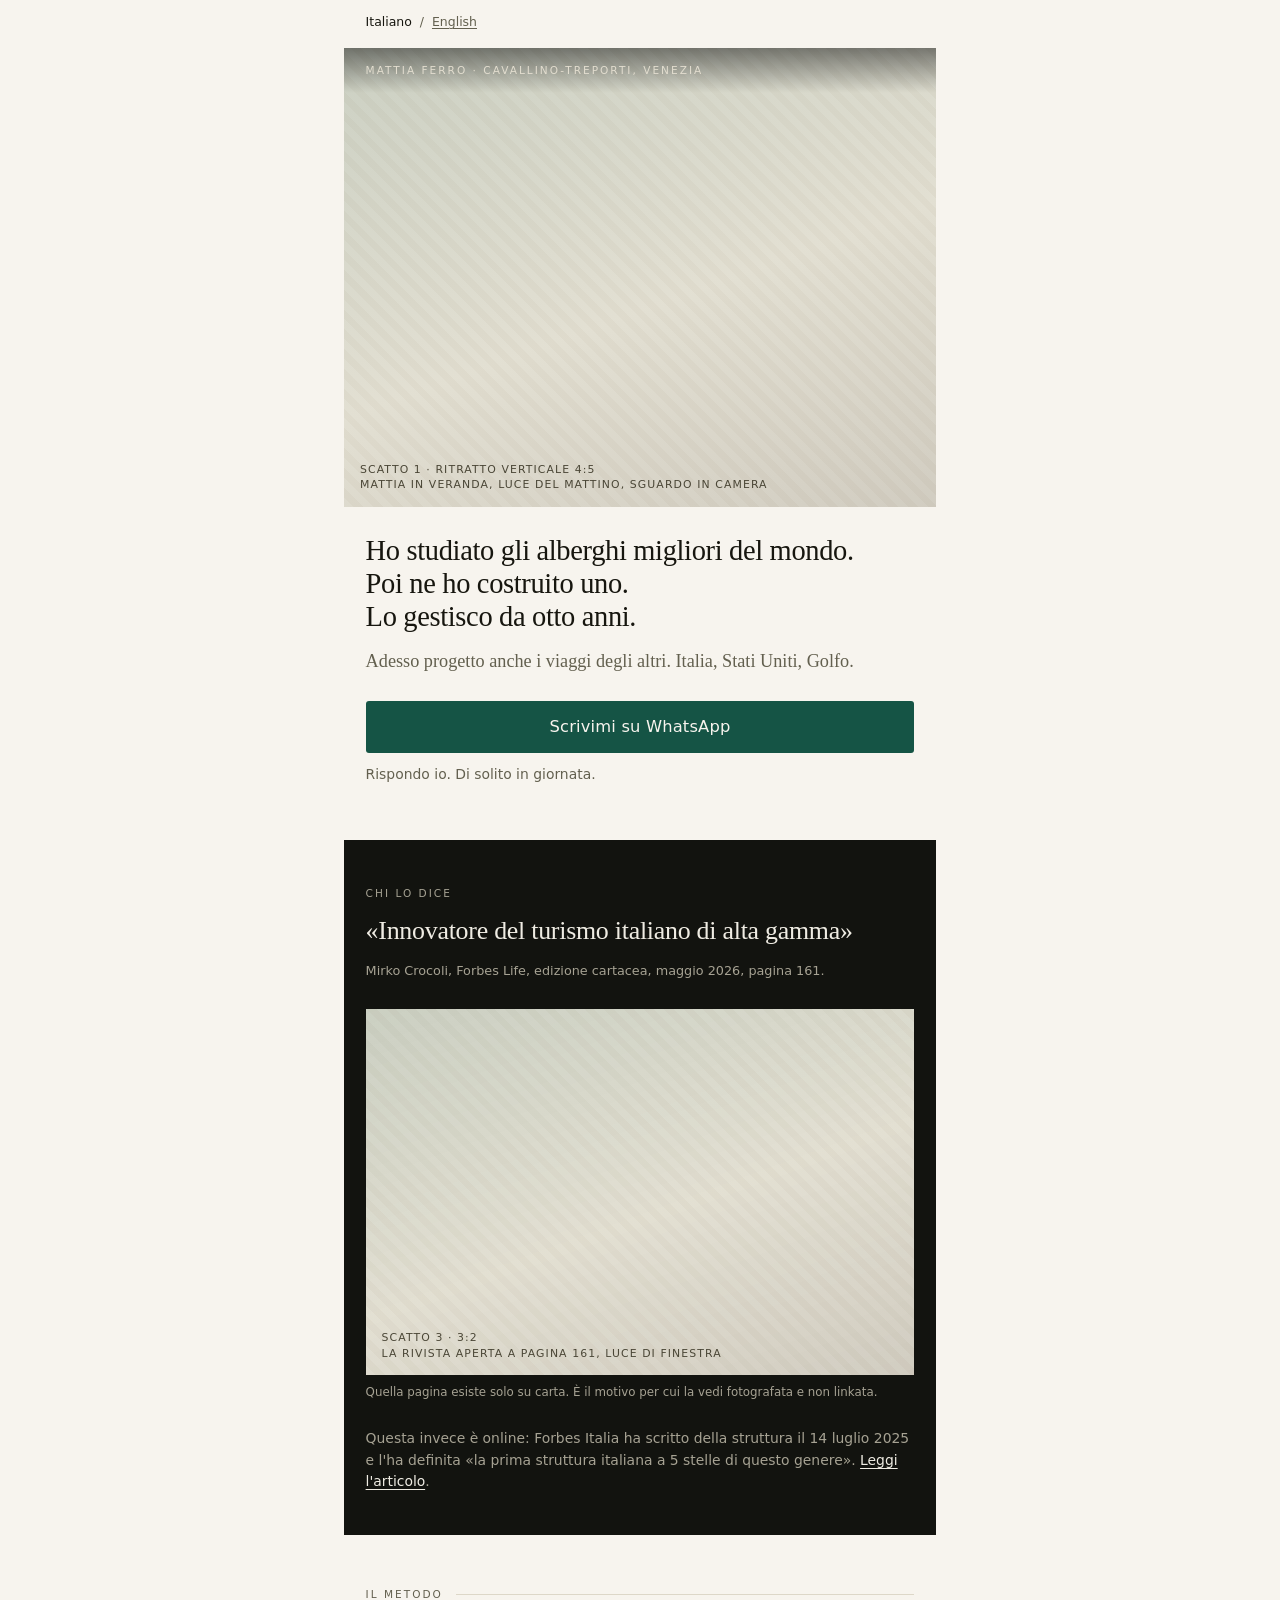
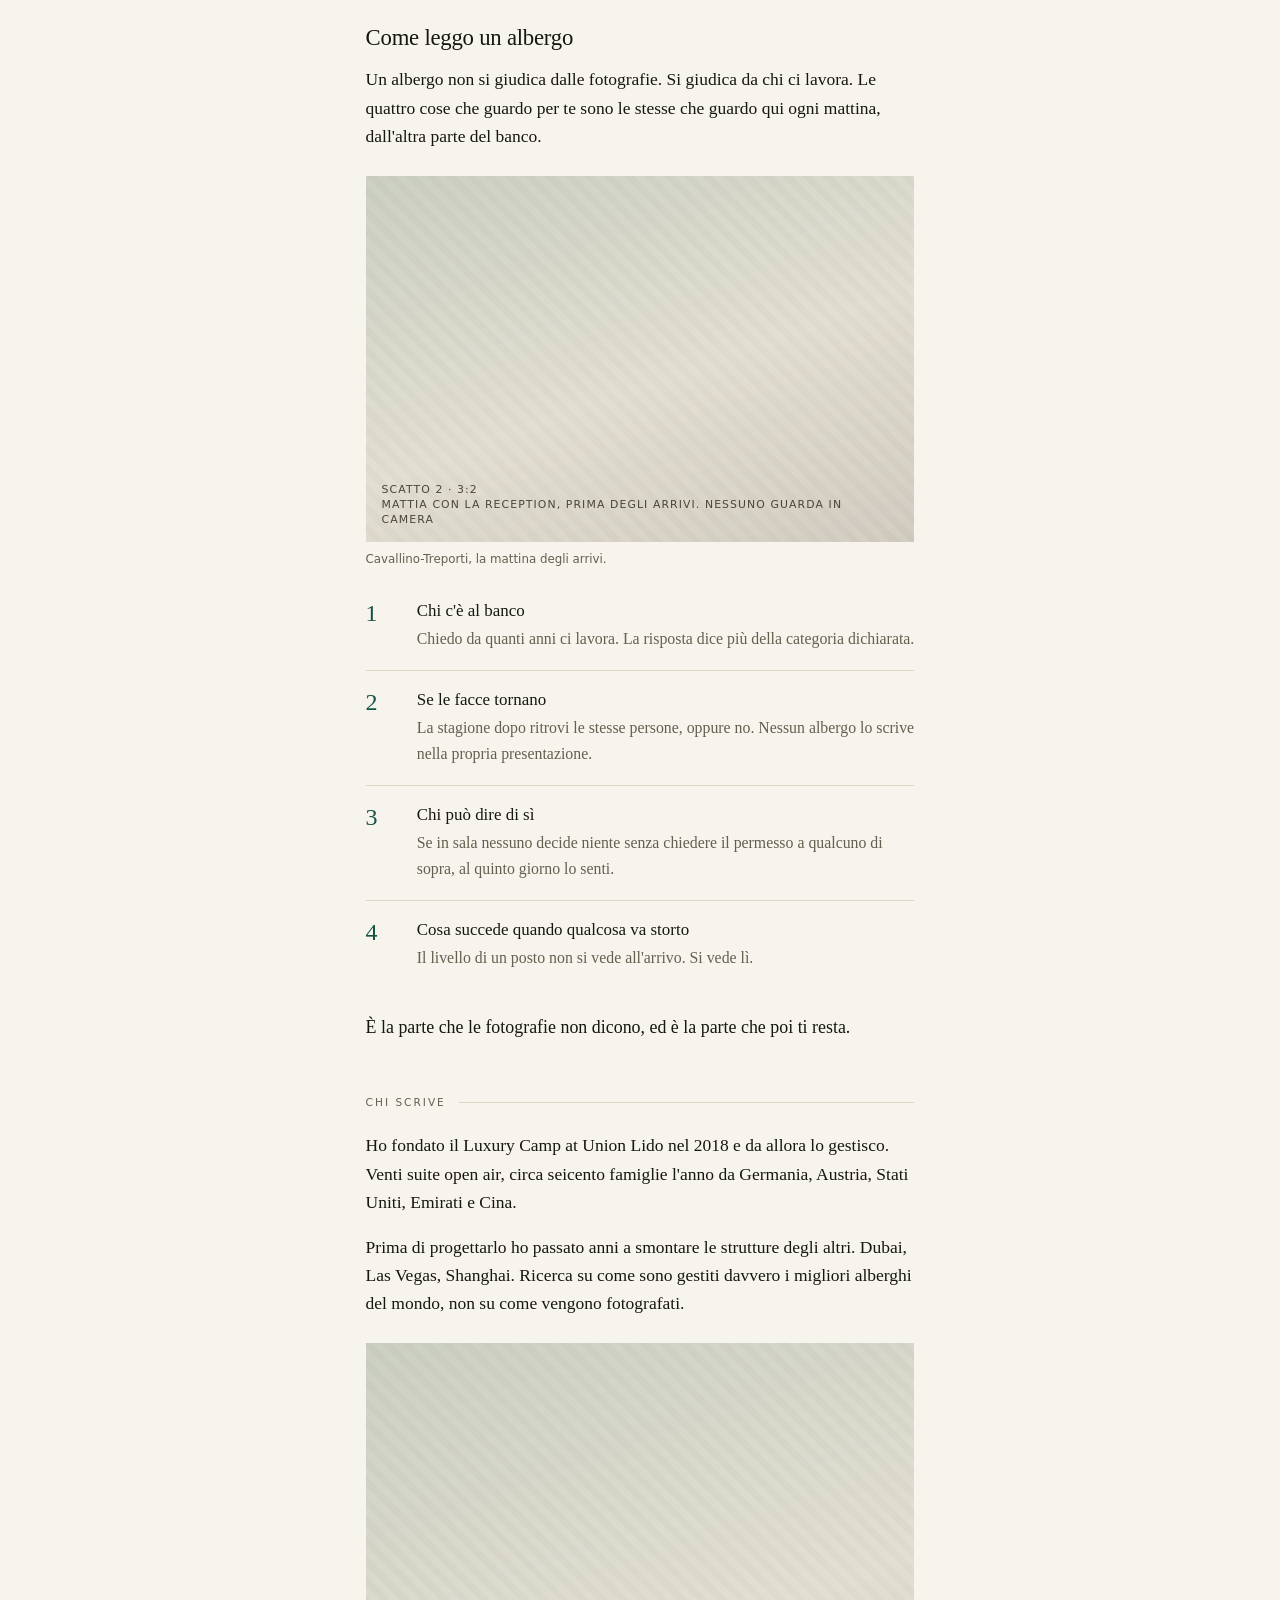
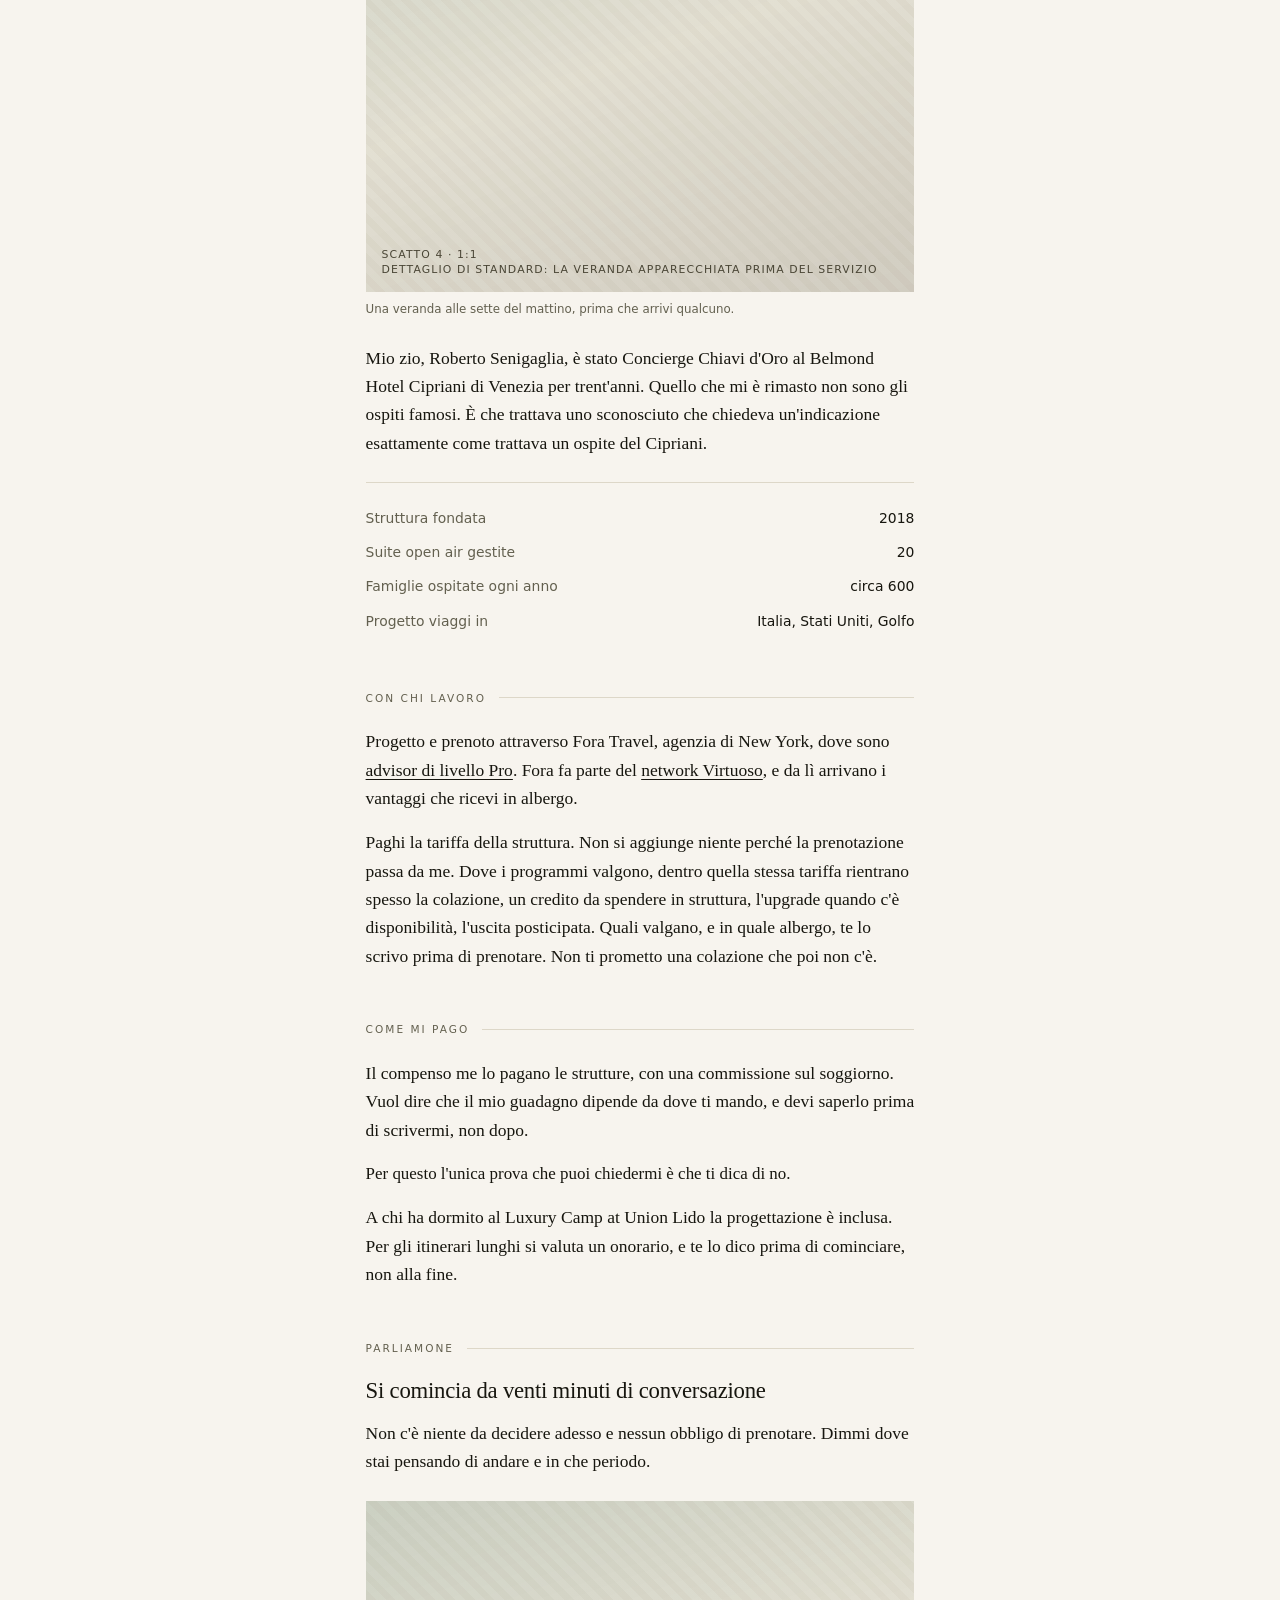
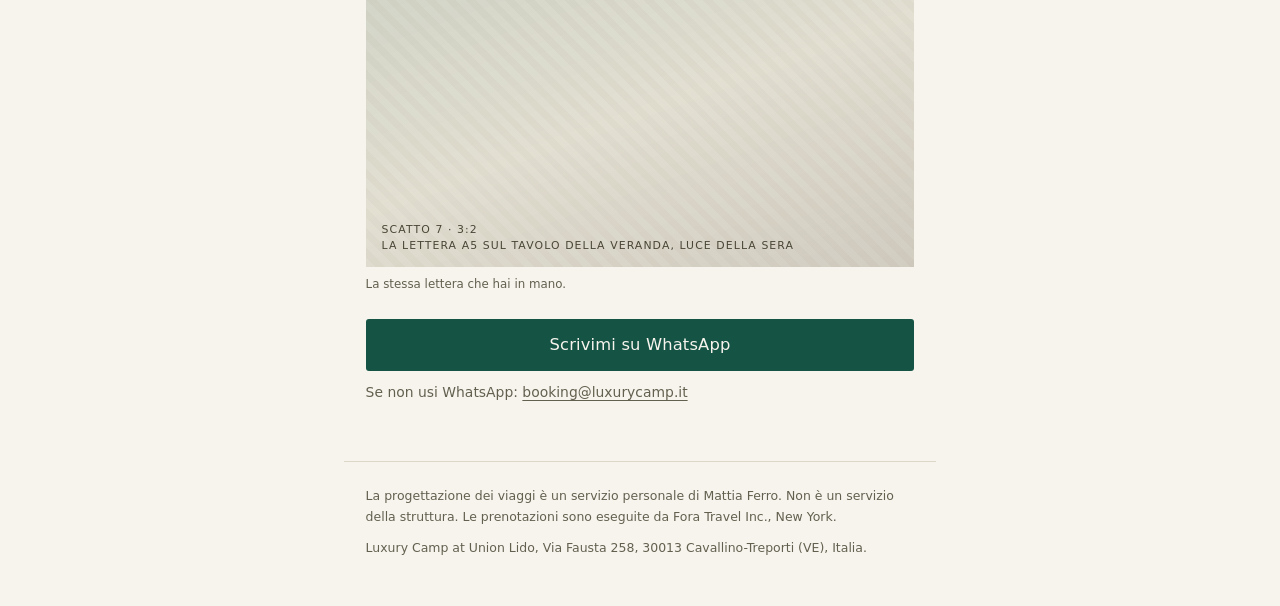
<file: direzione-ritratto-metodo.html>
<!doctype html>
<html lang="it">
<head>
<meta charset="utf-8">
<meta name="viewport" content="width=device-width, initial-scale=1">
<title>Mattia Ferro, travel advisor</title>
<meta name="description" content="Ho studiato gli alberghi migliori del mondo. Poi ne ho costruito uno. Lo gestisco da otto anni. Adesso progetto viaggi. Italia, Stati Uniti, Golfo.">
<link rel="canonical" href="https://travel.mattiaferro.com/">
<link rel="alternate" hreflang="it" href="https://travel.mattiaferro.com/">
<link rel="alternate" hreflang="en" href="https://travel.mattiaferro.com/en/">
<link rel="alternate" hreflang="x-default" href="https://travel.mattiaferro.com/en/">
<meta property="og:type" content="profile">
<meta property="og:title" content="Mattia Ferro, travel advisor">
<meta property="og:description" content="Ho studiato gli alberghi migliori del mondo. Poi ne ho costruito uno. Lo gestisco da otto anni.">
<meta property="og:url" content="https://travel.mattiaferro.com/">
<meta property="og:image" content="https://travel.mattiaferro.com/img/og-mattia-1200x630.jpg">
<meta property="og:image:width" content="1200">
<meta property="og:image:height" content="630">
<style>
:root{
  --paper:#f7f4ee; --ink:#17160f; --soft:#63604f; --line:#ddd7c8;
  --deep:#12130f; --deep-ink:#efece3; --deep-soft:#a6a293;
  --acc:#155445;
}
@media(prefers-color-scheme:dark){
  :root{--paper:#121210; --ink:#eeebe2; --soft:#9c9889; --line:#2c2b25;
        --deep:#000; --deep-ink:#eeebe2; --deep-soft:#8f8c7f; --acc:#63c3a6}
}
*{box-sizing:border-box;margin:0;padding:0}
html{-webkit-text-size-adjust:100%}
body{background:var(--paper);color:var(--ink);
  font:400 17.5px/1.62 Georgia,"Iowan Old Style","Times New Roman",serif}
.wrap{max-width:37rem;margin:0 auto}
.pad{padding-left:1.35rem;padding-right:1.35rem}

/* ---------- tipografia da rivista ---------- */
.label{font:500 .66rem/1 system-ui,-apple-system,"Segoe UI",sans-serif;
  letter-spacing:.19em;text-transform:uppercase;color:var(--soft)}
.label.rule{display:flex;align-items:center;gap:.8rem;margin-bottom:1.5rem}
.label.rule::after{content:"";flex:1;height:1px;background:var(--line)}
h1{font-size:1.78rem;line-height:1.17;font-weight:400;letter-spacing:-.012em}
h2{font-size:1.42rem;line-height:1.2;font-weight:400;letter-spacing:-.01em;margin-bottom:.9rem}
p{margin-bottom:1rem}
p:last-child{margin-bottom:0}
a{color:inherit;text-underline-offset:.18em;text-decoration-thickness:.5px}
.lead{font-size:1.14rem;color:var(--soft)}
section{padding-top:3.4rem}
.sans{font-family:system-ui,-apple-system,"Segoe UI",sans-serif}

/* ---------- fotografia ---------- */
figure{margin:1.6rem 0}
figure img,.ph{display:block;width:100%;height:auto;background:#e6e1d4}
figcaption{font:400 .74rem/1.45 system-ui,-apple-system,sans-serif;
  color:var(--soft);margin-top:.55rem;padding-right:2rem}
/* segnaposto: sostituire con <img> reale */
.ph{position:relative;display:flex;align-items:flex-end;
  background:
    linear-gradient(160deg,rgba(21,84,69,.14),rgba(21,84,69,.03) 55%,rgba(0,0,0,.10)),
    repeating-linear-gradient(45deg,#e9e4d7 0 7px,#e5dfd1 7px 14px);
  color:#4a4636}
@media(prefers-color-scheme:dark){.ph{background:
    linear-gradient(160deg,rgba(99,195,166,.13),rgba(0,0,0,.2)),
    repeating-linear-gradient(45deg,#22221d 0 7px,#1d1d19 7px 14px);color:#8f8c7f}}
.ph span{font:500 .68rem/1.4 system-ui,sans-serif;letter-spacing:.1em;
  text-transform:uppercase;padding:.9rem 1rem}

/* ---------- apertura ---------- */
.hero{position:relative}
.hero .ph,.hero img{aspect-ratio:4/5;max-height:51vh;object-fit:cover}
.hero .over{position:absolute;left:0;right:0;top:0;padding:1.1rem 1.35rem;
  background:linear-gradient(rgba(0,0,0,.45),rgba(0,0,0,0));color:#f4f1e8}
.hero .over .label{color:#e2ddcf}
.title{padding:1.7rem 1.35rem 0}
.title h1 span{display:block}
.title .lead{margin-top:.85rem}

/* ---------- azione ---------- */
.cta{display:block;text-align:center;background:var(--acc);color:var(--paper);
  font:500 1.02rem/1 system-ui,-apple-system,sans-serif;letter-spacing:.01em;
  text-decoration:none;padding:1.12rem 1rem;border-radius:3px;margin:1.5rem 0 .7rem}
@media(prefers-color-scheme:dark){.cta{color:#0d0d0b}}
.note{font:400 .87rem/1.55 system-ui,-apple-system,sans-serif;color:var(--soft)}

/* ---------- fascia prova, invertita ---------- */
.band{background:var(--deep);color:var(--deep-ink);margin-top:3.4rem;
  padding:3rem 1.35rem 2.6rem}
.band .label{color:var(--deep-soft)}
.band blockquote{font-size:1.62rem;line-height:1.24;letter-spacing:-.01em;margin:.2rem 0 .9rem}
.band .sign{font:400 .8rem/1.5 system-ui,sans-serif;color:var(--deep-soft)}
.band .also{font:400 .87rem/1.55 system-ui,sans-serif;color:var(--deep-soft);margin-top:1.7rem}
.band .also a{color:var(--deep-ink)}
.band figure{margin:1.8rem 0 0}
.band .ph{aspect-ratio:3/2}
.band figcaption{color:var(--deep-soft)}

/* ---------- il metodo ---------- */
.step{display:grid;grid-template-columns:2.3rem 1fr;gap:.9rem;
  padding:1.15rem 0;border-top:1px solid var(--line)}
.step:first-of-type{border-top:0;padding-top:.4rem}
.step .n{font-size:1.5rem;line-height:1.15;color:var(--acc);font-variant-numeric:oldstyle-nums}
.step h3{font-size:1.06rem;line-height:1.3;font-weight:400;margin-bottom:.25rem}
.step p{font-size:.99rem;color:var(--soft);margin:0}
.closer{margin-top:1.5rem;font-size:1.12rem}

/* ---------- fatti in colonna ---------- */
.facts{border-top:1px solid var(--line);margin-top:1.6rem;padding-top:1.1rem}
.facts div{display:flex;gap:1rem;justify-content:space-between;
  font:400 .87rem/1.5 system-ui,sans-serif;padding:.42rem 0;color:var(--soft)}
.facts div b{font-weight:500;color:var(--ink);text-align:right}
.strong{font-size:1.06rem}

footer{margin-top:3.6rem;border-top:1px solid var(--line);
  padding:1.5rem 1.35rem 3rem;
  font:400 .78rem/1.62 system-ui,sans-serif;color:var(--soft)}
footer p{margin-bottom:.7rem}
.langbar{padding:1rem 1.35rem .2rem;font:400 .78rem/1 system-ui,sans-serif;color:var(--soft)}
.langbar a{color:var(--soft)}
.langbar b{color:var(--ink);font-weight:500}
</style>
</head>
<body>
<div class="wrap">

  <p class="langbar"><b>Italiano</b> &nbsp;/&nbsp; <a href="/en/">English</a></p>

  <!-- 1. APERTURA: il ritratto -->
  <header class="hero">
    <figure style="margin:1rem 0 0">
      <div class="ph"><span>Scatto 1 &middot; ritratto verticale 4:5<br>Mattia in veranda, luce del mattino, sguardo in camera</span></div>
    </figure>
    <div class="over"><p class="label">Mattia Ferro &middot; Cavallino-Treporti, Venezia</p></div>
  </header>

  <div class="title">
    <h1>
      <span>Ho studiato gli alberghi migliori del mondo.</span>
      <span>Poi ne ho costruito uno.</span>
      <span>Lo gestisco da otto anni.</span>
    </h1>
    <p class="lead">Adesso progetto anche i viaggi degli altri. Italia, Stati Uniti, Golfo.</p>
    <a class="cta" href="https://wa.me/393297647959?text=Ciao%20Mattia%2C%20ho%20letto%20la%20lettera%20in%20suite.%20Vorrei%20parlare%20di%20un%20viaggio.">Scrivimi su WhatsApp</a>
    <p class="note">Rispondo io. Di solito in giornata.</p>
  </div>

  <!-- 2. LA PROVA, subito -->
  <div class="band">
    <p class="label">Chi lo dice</p>
    <blockquote>&laquo;Innovatore del turismo italiano di alta gamma&raquo;</blockquote>
    <p class="sign">Mirko Crocoli, Forbes Life, edizione cartacea, maggio 2026, pagina 161.</p>
    <figure>
      <div class="ph"><span>Scatto 3 &middot; 3:2<br>La rivista aperta a pagina 161, luce di finestra</span></div>
      <figcaption>Quella pagina esiste solo su carta. È il motivo per cui la vedi fotografata e non linkata.</figcaption>
    </figure>
    <p class="also">Questa invece è online: Forbes Italia ha scritto della struttura il 14 luglio 2025 e l'ha definita &laquo;la prima struttura italiana a 5 stelle di questo genere&raquo;. <a href="https://forbes.it/2025/07/14/luxury-camp-lesperienza-esclusiva-delle-vacanze-allaria-aperta">Leggi l'articolo</a>.</p>
  </div>

  <!-- 3. IL METODO -->
  <section class="pad">
    <p class="label rule">Il metodo</p>
    <h2>Come leggo un albergo</h2>
    <p>Un albergo non si giudica dalle fotografie. Si giudica da chi ci lavora. Le quattro cose che guardo per te sono le stesse che guardo qui ogni mattina, dall'altra parte del banco.</p>

    <figure>
      <div class="ph" style="aspect-ratio:3/2"><span>Scatto 2 &middot; 3:2<br>Mattia con la reception, prima degli arrivi. Nessuno guarda in camera</span></div>
      <figcaption>Cavallino-Treporti, la mattina degli arrivi.</figcaption>
    </figure>

    <div class="step"><div class="n">1</div><div>
      <h3>Chi c'è al banco</h3>
      <p>Chiedo da quanti anni ci lavora. La risposta dice più della categoria dichiarata.</p>
    </div></div>
    <div class="step"><div class="n">2</div><div>
      <h3>Se le facce tornano</h3>
      <p>La stagione dopo ritrovi le stesse persone, oppure no. Nessun albergo lo scrive nella propria presentazione.</p>
    </div></div>
    <div class="step"><div class="n">3</div><div>
      <h3>Chi può dire di sì</h3>
      <p>Se in sala nessuno decide niente senza chiedere il permesso a qualcuno di sopra, al quinto giorno lo senti.</p>
    </div></div>
    <div class="step"><div class="n">4</div><div>
      <h3>Cosa succede quando qualcosa va storto</h3>
      <p>Il livello di un posto non si vede all'arrivo. Si vede lì.</p>
    </div></div>

    <p class="closer">È la parte che le fotografie non dicono, ed è la parte che poi ti resta.</p>
  </section>

  <!-- 4. CHI SCRIVE -->
  <section class="pad">
    <p class="label rule">Chi scrive</p>
    <p>Ho fondato il Luxury Camp at Union Lido nel 2018 e da allora lo gestisco. Venti suite open air, circa seicento famiglie l'anno da Germania, Austria, Stati Uniti, Emirati e Cina.</p>
    <p>Prima di progettarlo ho passato anni a smontare le strutture degli altri. Dubai, Las Vegas, Shanghai. Ricerca su come sono gestiti davvero i migliori alberghi del mondo, non su come vengono fotografati.</p>

    <figure>
      <div class="ph" style="aspect-ratio:1/1"><span>Scatto 4 &middot; 1:1<br>Dettaglio di standard: la veranda apparecchiata prima del servizio</span></div>
      <figcaption>Una veranda alle sette del mattino, prima che arrivi qualcuno.</figcaption>
    </figure>

    <p>Mio zio, Roberto Senigaglia, è stato Concierge Chiavi d'Oro al Belmond Hotel Cipriani di Venezia per trent'anni. Quello che mi è rimasto non sono gli ospiti famosi. È che trattava uno sconosciuto che chiedeva un'indicazione esattamente come trattava un ospite del Cipriani.</p>

    <div class="facts">
      <div><span>Struttura fondata</span><b>2018</b></div>
      <div><span>Suite open air gestite</span><b>20</b></div>
      <div><span>Famiglie ospitate ogni anno</span><b>circa 600</b></div>
      <div><span>Progetto viaggi in</span><b>Italia, Stati Uniti, Golfo</b></div>
    </div>
  </section>

  <!-- 5. CON CHI LAVORO -->
  <section class="pad">
    <p class="label rule">Con chi lavoro</p>
    <p>Progetto e prenoto attraverso Fora Travel, agenzia di New York, dove sono <a href="https://www.foratravel.com/advisor/mattia-ferro">advisor di livello Pro</a>. Fora fa parte del <a href="https://www.virtuoso.com/advisor/mattferr74504">network Virtuoso</a>, e da lì arrivano i vantaggi che ricevi in albergo.</p>
    <p>Paghi la tariffa della struttura. Non si aggiunge niente perché la prenotazione passa da me. Dove i programmi valgono, dentro quella stessa tariffa rientrano spesso la colazione, un credito da spendere in struttura, l'upgrade quando c'è disponibilità, l'uscita posticipata. Quali valgano, e in quale albergo, te lo scrivo prima di prenotare. Non ti prometto una colazione che poi non c'è.</p>
  </section>

  <!-- 6. COME MI PAGO -->
  <section class="pad">
    <p class="label rule">Come mi pago</p>
    <p>Il compenso me lo pagano le strutture, con una commissione sul soggiorno. Vuol dire che il mio guadagno dipende da dove ti mando, e devi saperlo prima di scrivermi, non dopo.</p>
    <p class="strong">Per questo l'unica prova che puoi chiedermi è che ti dica di no.</p>
    <p>A chi ha dormito al Luxury Camp at Union Lido la progettazione è inclusa. Per gli itinerari lunghi si valuta un onorario, e te lo dico prima di cominciare, non alla fine.</p>
  </section>

  <!-- 7. CHIUSURA -->
  <section class="pad">
    <p class="label rule">Parliamone</p>
    <h2>Si comincia da venti minuti di conversazione</h2>
    <p>Non c'è niente da decidere adesso e nessun obbligo di prenotare. Dimmi dove stai pensando di andare e in che periodo.</p>

    <figure>
      <div class="ph" style="aspect-ratio:3/2"><span>Scatto 7 &middot; 3:2<br>La lettera A5 sul tavolo della veranda, luce della sera</span></div>
      <figcaption>La stessa lettera che hai in mano.</figcaption>
    </figure>

    <a class="cta" href="https://wa.me/393297647959?text=Ciao%20Mattia%2C%20ho%20letto%20la%20lettera%20in%20suite.%20Vorrei%20parlare%20di%20un%20viaggio.">Scrivimi su WhatsApp</a>
    <p class="note">Se non usi WhatsApp: <a href="mailto:booking@luxurycamp.it">booking@luxurycamp.it</a></p>
  </section>

  <footer>
    <p>La progettazione dei viaggi è un servizio personale di Mattia Ferro. Non è un servizio della struttura. Le prenotazioni sono eseguite da Fora Travel Inc., New York.</p>
    <p>Luxury Camp at Union Lido, Via Fausta 258, 30013 Cavallino-Treporti (VE), Italia.</p>
  </footer>

</div>
</body>
</html>
</file>
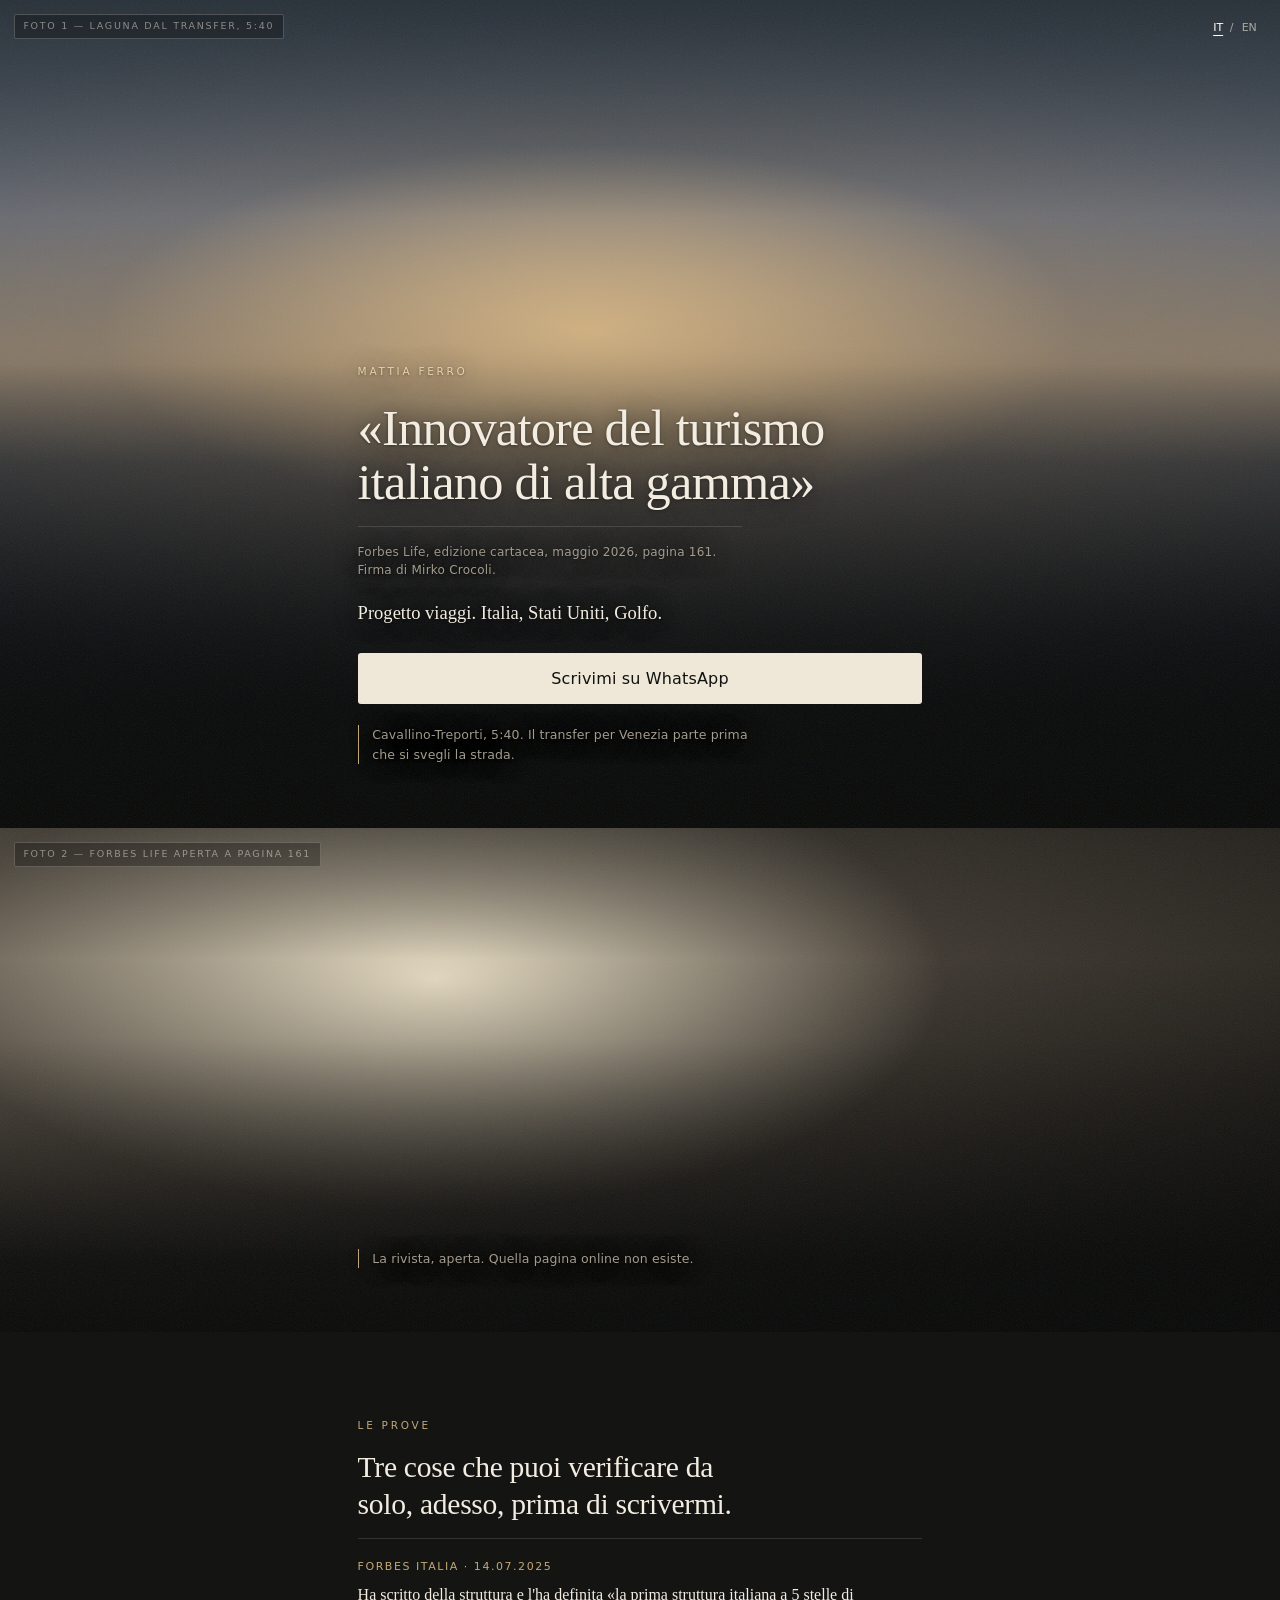
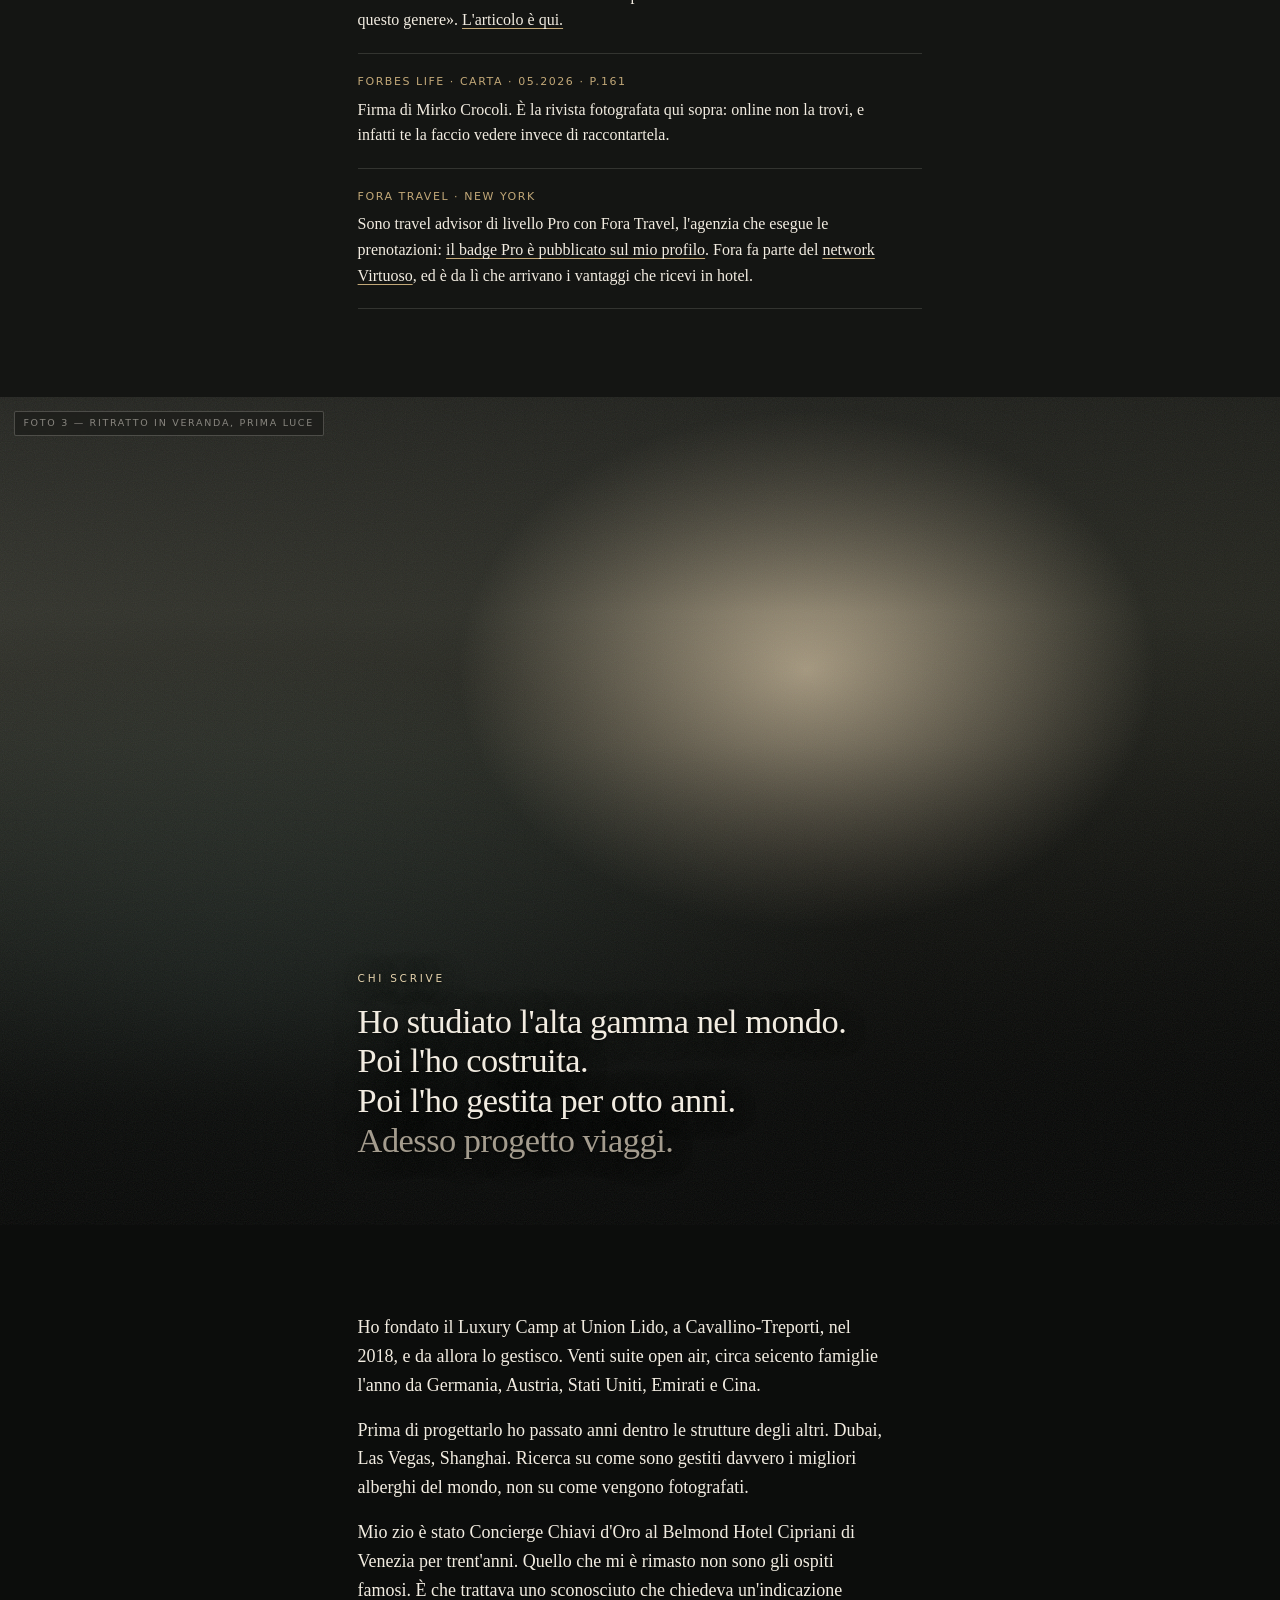
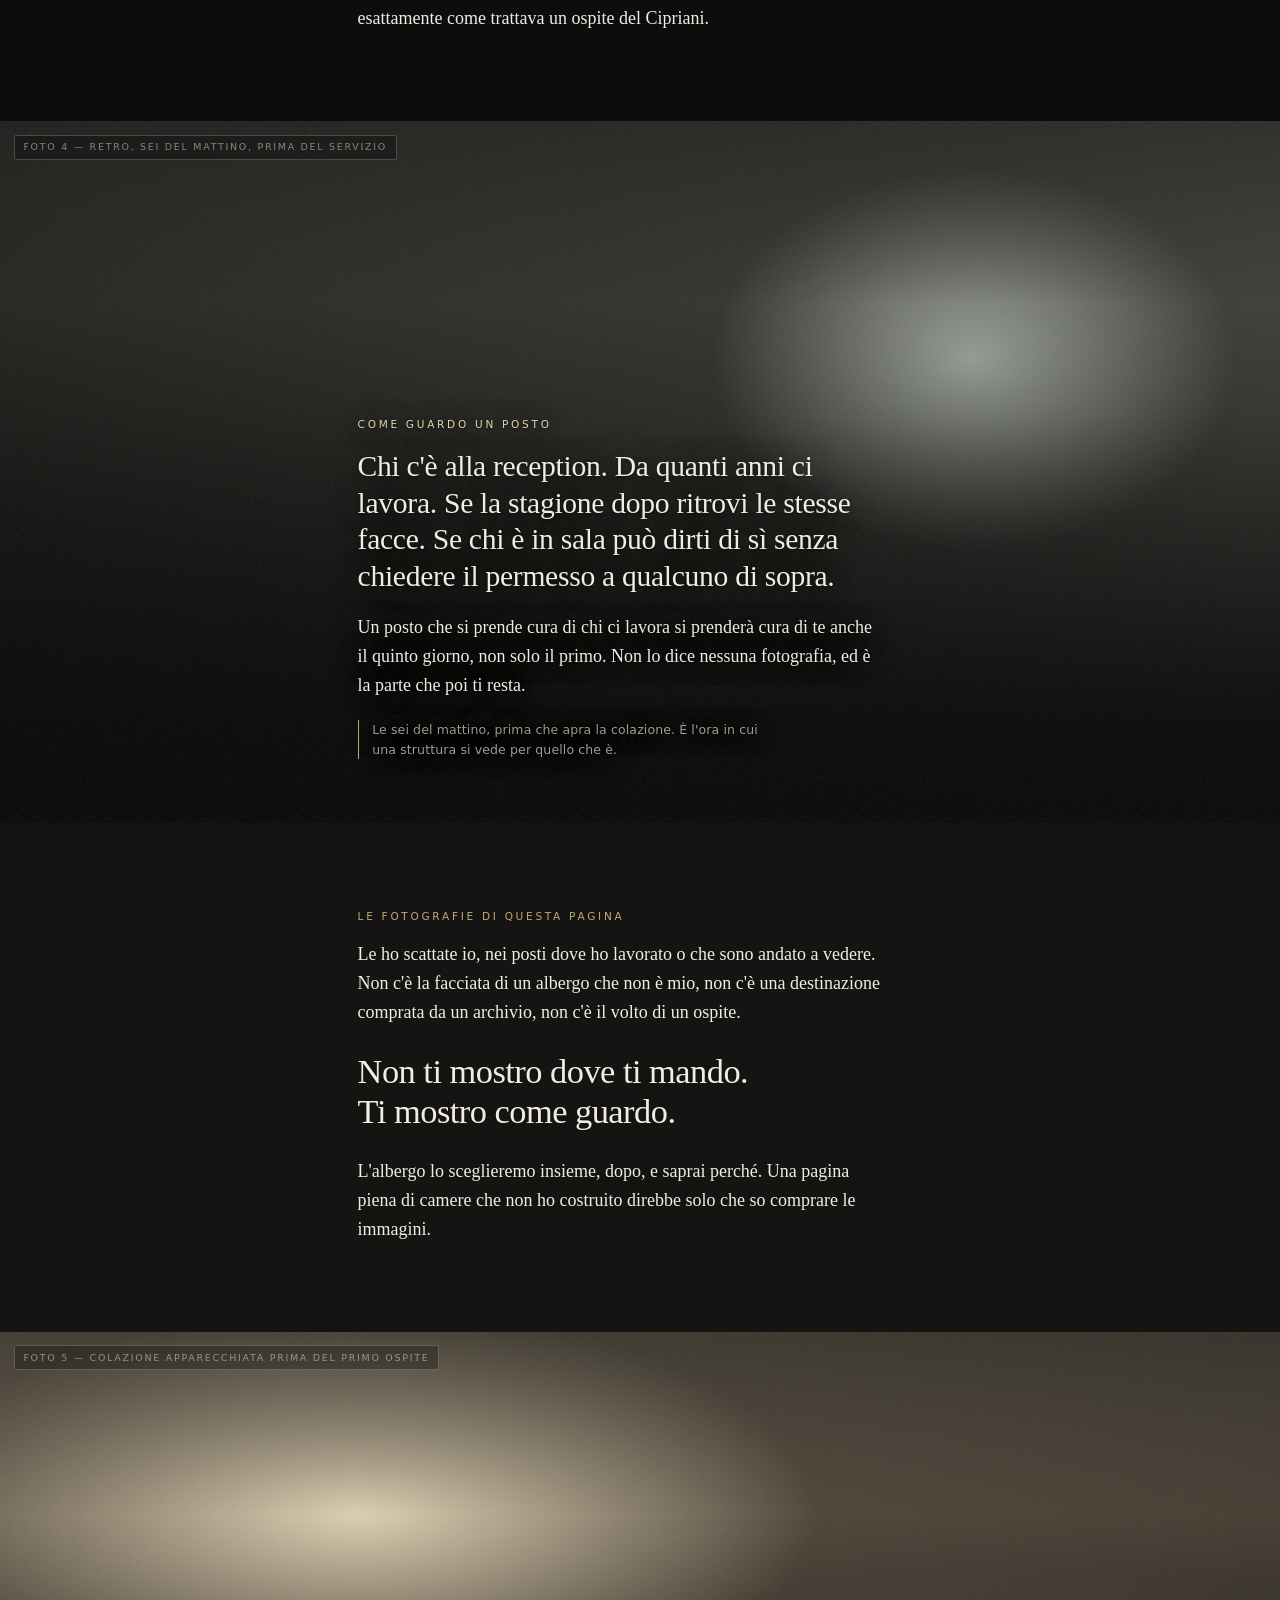
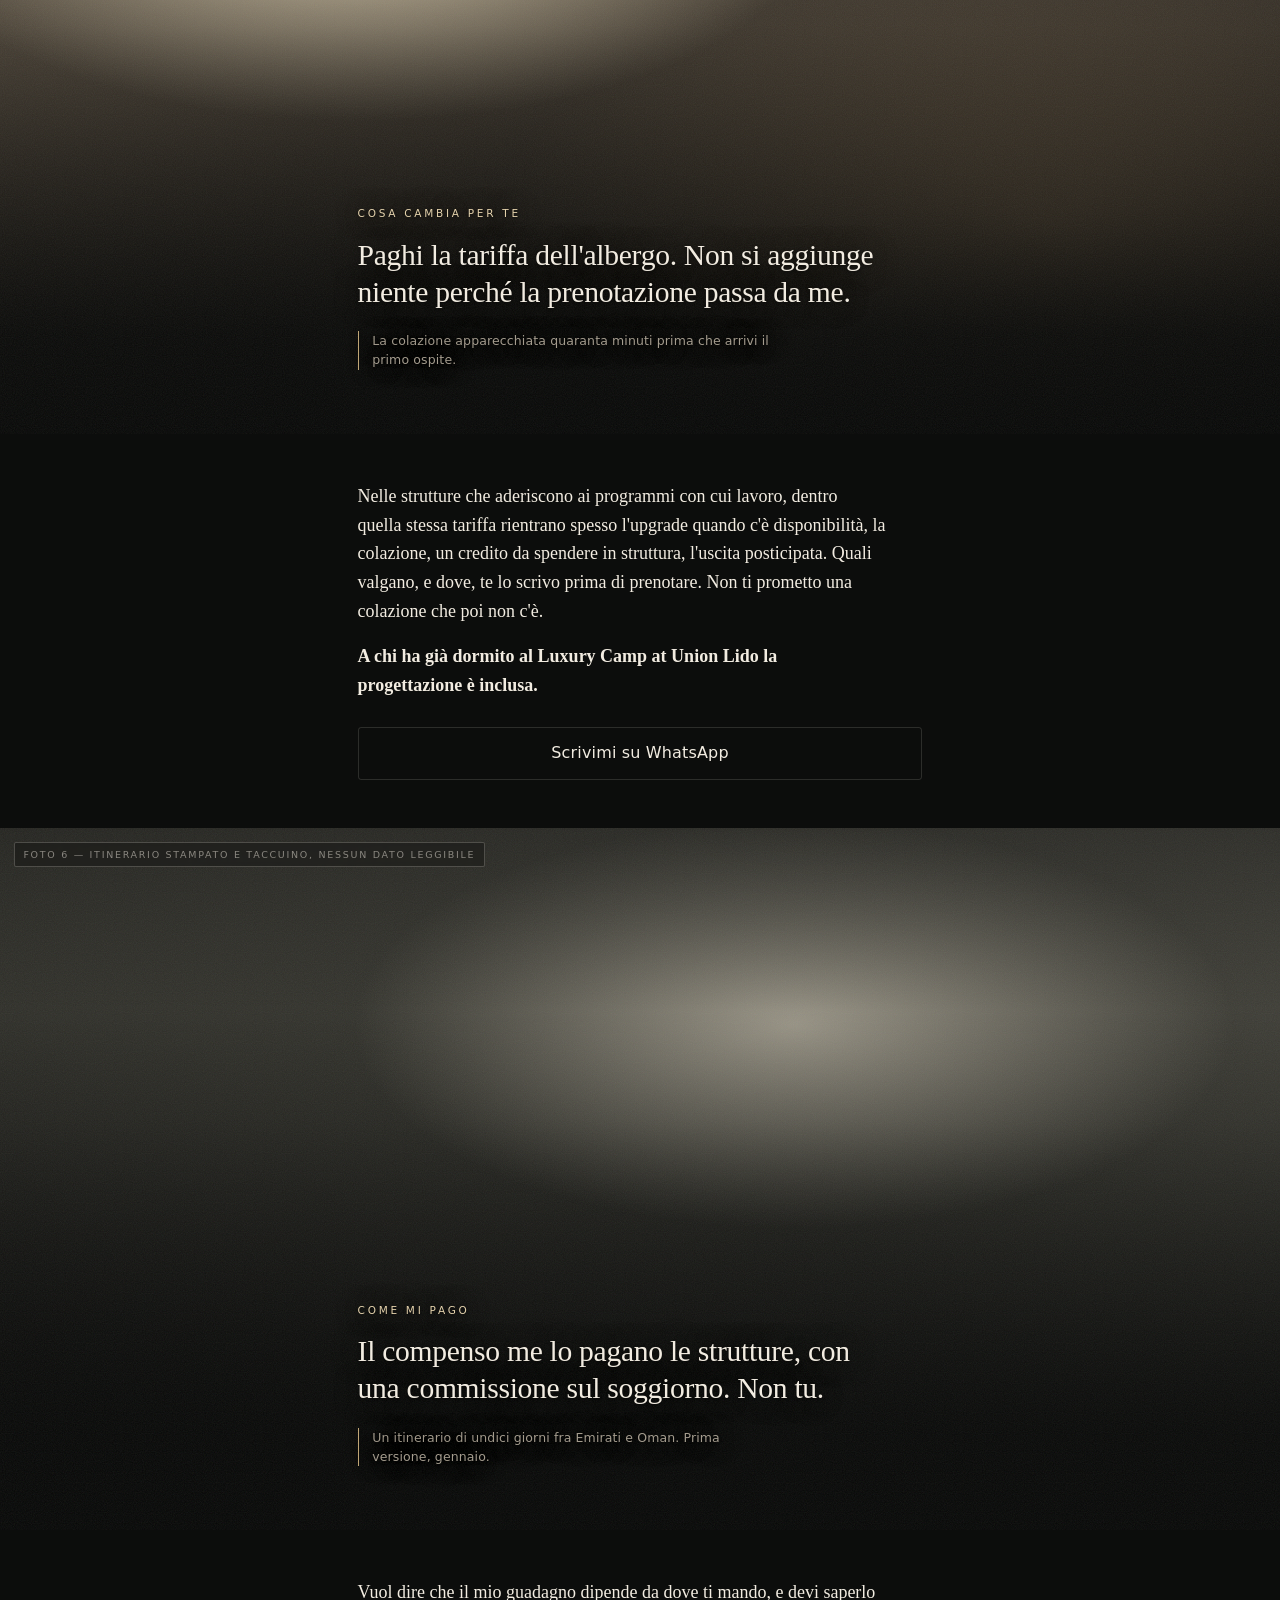
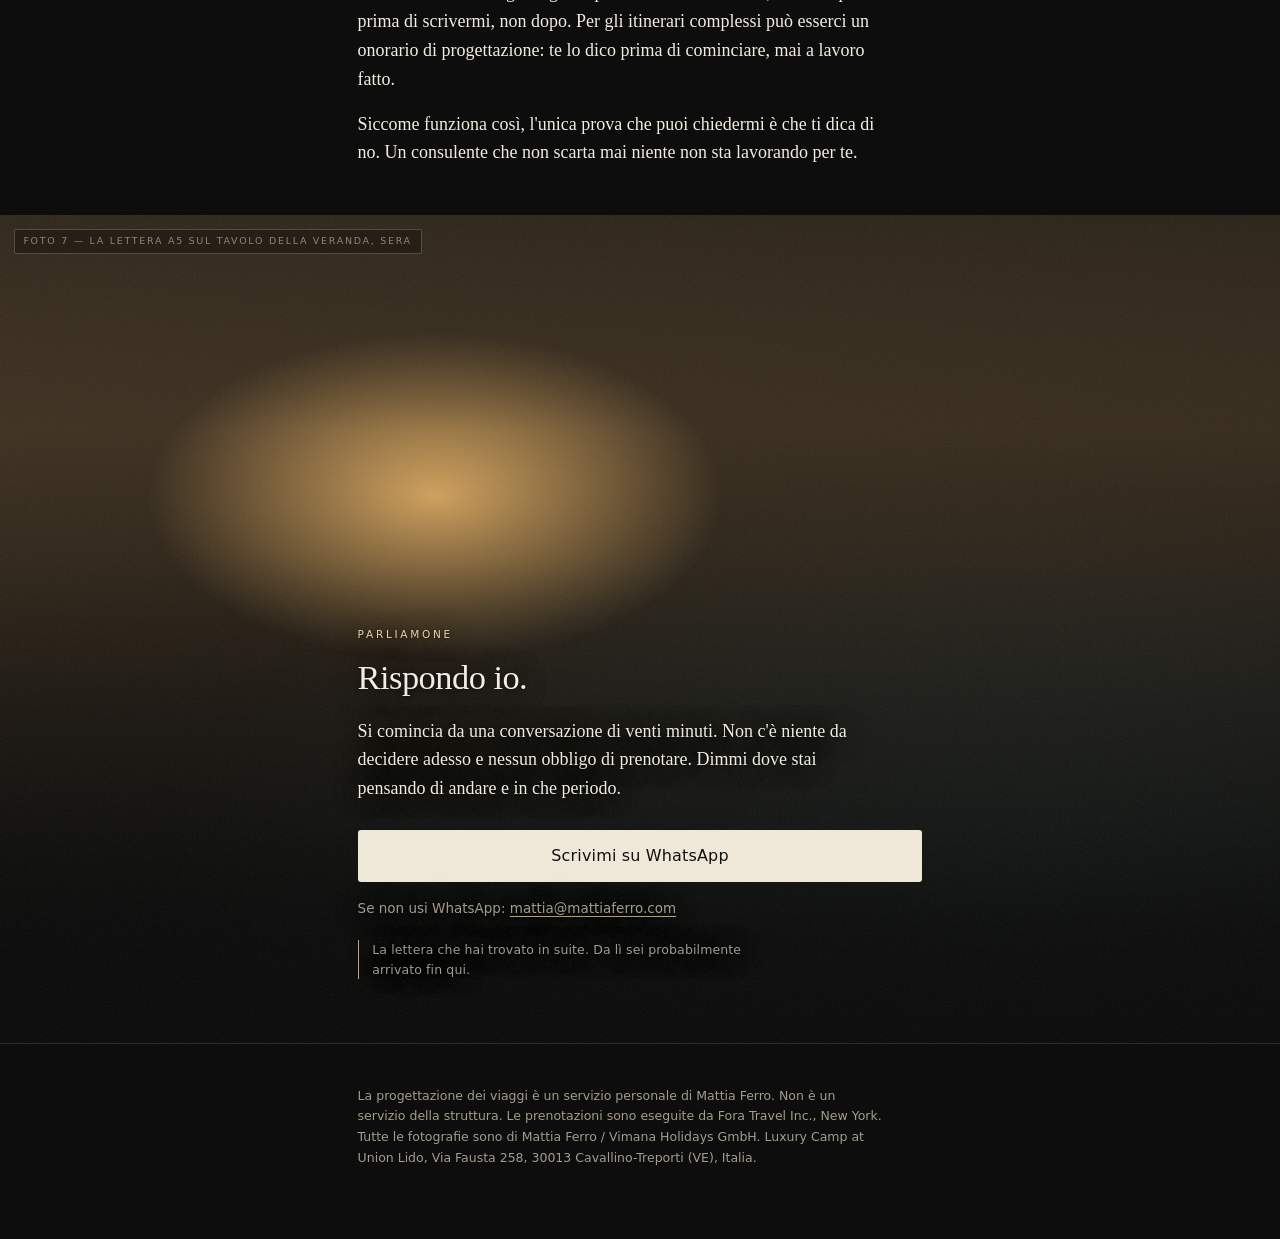
<file: esperienza.html>
<!doctype html>
<html lang="it">
<head>
<meta charset="utf-8">
<meta name="viewport" content="width=device-width, initial-scale=1, viewport-fit=cover">
<title>Mattia Ferro, travel advisor</title>
<meta name="description" content="Ho studiato l'alta gamma nel mondo, poi l'ho costruita, poi l'ho gestita per otto anni. Adesso progetto viaggi. Italia, Stati Uniti, Golfo.">
<link rel="canonical" href="https://travel.mattiaferro.com/">
<meta property="og:type" content="profile">
<meta property="og:title" content="Mattia Ferro, travel advisor">
<meta property="og:description" content="Ho studiato l'alta gamma nel mondo, poi l'ho costruita, poi l'ho gestita per otto anni. Adesso progetto viaggi.">
<meta property="og:url" content="https://travel.mattiaferro.com/">
<meta property="og:image" content="https://travel.mattiaferro.com/img/og.jpg">
<meta property="og:image:width" content="1200">
<meta property="og:image:height" content="630">
<script>if('IntersectionObserver' in window)document.documentElement.className='js';</script>
<style>
:root{
  --ink:#f2ece1;      /* testo su fondo scuro */
  --dim:#a49c8e;      /* testo secondario */
  --bg:#0c0d0c;       /* fondo pagina */
  --bg2:#141513;      /* fondo blocchi */
  --brass:#c2a878;    /* filetti, occhielli */
  --line:rgba(242,236,225,.14);
  --btn:#efe7d8; --btnink:#101210;
  --serif:"Iowan Old Style",Georgia,"Times New Roman",serif;
  --sans:-apple-system,BlinkMacSystemFont,"Segoe UI",system-ui,sans-serif;
}
*{box-sizing:border-box;margin:0;padding:0}
html{-webkit-text-size-adjust:100%}
body{background:var(--bg);color:var(--ink);font:400 17px/1.6 var(--serif);overflow-x:hidden}
img{max-width:100%;display:block}
a{color:inherit}
[hidden]{display:none!important}

/* ---------- impalcatura ---------- */
.wrap{max-width:38rem;margin:0 auto;padding:0 1.35rem}
section{position:relative}

/* ---------- lastra fotografica a piena schermata ---------- */
.plate{position:relative;width:100%;min-height:78svh;display:flex;align-items:flex-end;overflow:hidden;background:#000}
.plate.tall{min-height:92svh}
.plate.short{min-height:56svh}
.shot{position:absolute;inset:0;background-size:cover;background-position:center}
.scrim{position:absolute;inset:0;background:
  linear-gradient(to top,rgba(6,7,6,.97) 0%,rgba(6,7,6,.90) 14%,rgba(6,7,6,.55) 32%,rgba(6,7,6,.10) 58%,rgba(6,7,6,0) 74%,rgba(6,7,6,.42) 100%)}
/* grana fine: rende fotografico anche il segnaposto */
.plate::after{content:"";position:absolute;inset:0;z-index:1;pointer-events:none;opacity:.16;
  background-image:url("data:image/svg+xml,%3Csvg xmlns='http://www.w3.org/2000/svg' width='140' height='140'%3E%3Cfilter id='n'%3E%3CfeTurbulence type='fractalNoise' baseFrequency='.9' numOctaves='3'/%3E%3C/filter%3E%3Crect width='140' height='140' filter='url(%23n)' opacity='.55'/%3E%3C/svg%3E")}
.plate .wrap{position:relative;z-index:2;width:100%;padding-top:3rem;padding-bottom:2.1rem;
  text-shadow:0 1px 26px rgba(0,0,0,.6),0 1px 3px rgba(0,0,0,.35)}
.plate .eyebrow,.plate h2{color:#e5d3ad}

/* etichetta provvisoria dello scatto: sparisce in produzione */
.slug{position:absolute;z-index:3;top:.85rem;left:.85rem;font:400 9.5px/1 var(--sans);letter-spacing:.18em;text-transform:uppercase;color:rgba(242,236,225,.5);border:1px solid rgba(242,236,225,.22);padding:.42rem .55rem;border-radius:2px;background:rgba(0,0,0,.28);backdrop-filter:blur(2px)}

/* ---------- tipografia ---------- */
.eyebrow{font:400 10.5px/1 var(--sans);letter-spacing:.26em;text-transform:uppercase;color:var(--brass);margin-bottom:1.5rem}
h1{font-weight:400;font-size:clamp(2rem,8.4vw,3.15rem);line-height:1.08;letter-spacing:-.015em;text-wrap:balance}
h1 .q{color:var(--ink)}
.byline{font:400 12px/1.5 var(--sans);letter-spacing:.02em;color:var(--dim);margin-top:1rem;padding-top:1rem;border-top:1px solid var(--line);max-width:24rem;margin-bottom:1.35rem}
.claim{font-size:1.16rem;line-height:1.35;color:var(--ink);margin-bottom:0}
h2{font:400 10.5px/1 var(--sans);letter-spacing:.26em;text-transform:uppercase;color:var(--brass);margin-bottom:1.15rem}
.big{font-size:clamp(1.35rem,5.4vw,1.85rem);line-height:1.24;letter-spacing:-.01em;text-wrap:balance}
p{margin-bottom:1rem;max-width:33rem}
p:last-child{margin-bottom:0}
.dim{color:var(--dim)}
.cap{font:400 12.5px/1.55 var(--sans);color:var(--dim);letter-spacing:.01em;margin-top:1.3rem;padding-left:.85rem;border-left:1px solid var(--brass);max-width:26rem}
.block{padding:4.2rem 0}
.block.tight{padding:3rem 0}
.b2{background:var(--bg2)}
.hr{height:1px;background:var(--line);border:0;margin:2.4rem 0}

/* ---------- prove ---------- */
.proofs{list-style:none;margin-top:.4rem}
.proofs li{padding:1.25rem 0;border-top:1px solid var(--line)}
.proofs li:last-child{border-bottom:1px solid var(--line)}
.proofs b{font-weight:400;display:block;font:400 11px/1.4 var(--sans);letter-spacing:.14em;text-transform:uppercase;color:var(--brass);margin-bottom:.45rem}
.proofs p{font-size:16px;margin:0}
.proofs a{color:var(--ink);text-decoration:underline;text-underline-offset:3px;text-decoration-color:var(--brass)}

/* ---------- azione ---------- */
.cta{display:block;text-align:center;background:var(--btn);color:var(--btnink);font:500 16px/1 var(--sans);letter-spacing:.01em;text-decoration:none;padding:1.12rem 1rem;border-radius:3px;margin-top:1.7rem;text-shadow:none}
.cta.ghost{background:none;color:var(--ink);border:1px solid var(--line)}
.alt{font:400 13.5px/1.6 var(--sans);color:var(--dim);margin-top:1rem}
.alt a{text-decoration:underline;text-underline-offset:3px;text-decoration-color:var(--brass)}

/* ---------- pulled quote ---------- */
.pull{font-size:clamp(1.5rem,6.2vw,2.15rem);line-height:1.16;letter-spacing:-.015em;text-wrap:balance}
.pull + .pull{margin-top:1.1rem}

footer{padding:2.6rem 0 3.4rem;border-top:1px solid var(--line);font:400 12.5px/1.65 var(--sans);color:var(--dim)}
footer p{max-width:33rem}

/* ---------- lingua ---------- */
.lang{position:absolute;z-index:4;top:1rem;right:1.35rem;font:400 11px/1 var(--sans);letter-spacing:.14em;color:rgba(242,236,225,.62)}
.lang button{background:none;border:0;color:inherit;font:inherit;cursor:pointer;padding:.35rem .1rem}
.lang button[aria-pressed=true]{color:#fff;text-decoration:underline;text-underline-offset:4px}

@media (min-width:760px){
  body{font-size:18px}
  .plate .wrap{padding-bottom:3rem}
  .block{padding:5.5rem 0}
}
/* la comparsa si attiva solo se JS c'e': senza JS il testo e' subito leggibile */
@media (prefers-reduced-motion:no-preference){
  .js .fade{opacity:0;transform:translateY(10px);transition:opacity .7s ease,transform .7s ease}
  .js .fade.in{opacity:1;transform:none}
}

/* ====== PLACEHOLDER FOTOGRAFICI (solo prototipo) ====== */
/* alba sull'acqua */
.ph1{background:
  radial-gradient(58% 34% at 46% 40%, rgba(255,214,150,.72), transparent 66%),
  radial-gradient(120% 60% at 50% 44%, rgba(196,158,116,.38), transparent 70%),
  linear-gradient(180deg,#3d4c5a 0%,#5d6470 26%,#8f8271 44%,#3a4048 56%,#1b2129 76%,#0b0f13 100%)}
/* carta stampata, luce di finestra radente */
.ph2{background:
  radial-gradient(64% 74% at 34% 30%, rgba(255,244,216,.86), transparent 62%),
  linear-gradient(150deg,#6b6255 0%,#463f36 46%,#221f1a 78%,#0f0d0b 100%)}
/* ritratto: luce laterale su fondo scuro */
.ph3{background:
  radial-gradient(40% 46% at 63% 33%, rgba(240,219,183,.66), transparent 68%),
  radial-gradient(70% 60% at 18% 74%, rgba(72,92,84,.55), transparent 72%),
  linear-gradient(165deg,#3a3b34 0%,#25261f 44%,#12130f 76%,#080805 100%)}
/* retro, sei del mattino: corridoio, luce fredda in fondo */
.ph4{background:
  radial-gradient(30% 40% at 76% 34%, rgba(226,232,226,.60), transparent 68%),
  linear-gradient(200deg,#454741 0%,#2c2e29 42%,#171815 72%,#0a0b09 100%)}
/* tavola apparecchiata, luce calda del mattino */
.ph5{background:
  radial-gradient(56% 46% at 28% 26%, rgba(255,240,206,.80), transparent 64%),
  radial-gradient(60% 50% at 82% 70%, rgba(160,132,96,.42), transparent 72%),
  linear-gradient(170deg,#6d6252 0%,#443c31 44%,#221e18 76%,#0e0c0a 100%)}
/* scrivania, carta e taccuino, luce zenitale */
.ph6{background:
  radial-gradient(52% 44% at 62% 28%, rgba(228,220,200,.56), transparent 66%),
  linear-gradient(190deg,#4a4941 0%,#2f2f29 44%,#191916 74%,#0a0a09 100%)}
/* veranda, sera, lampada calda */
.ph7{background:
  radial-gradient(34% 30% at 34% 34%, rgba(255,196,110,.82), transparent 66%),
  radial-gradient(90% 66% at 78% 82%, rgba(52,66,62,.62), transparent 74%),
  linear-gradient(175deg,#4b3a26 0%,#2e2417 44%,#171410 74%,#080806 100%)}
</style>
</head>
<body>

<!-- ============ 1. APERTURA ============ -->
<section class="plate tall">
  <div class="shot ph1"></div><div class="scrim"></div>
  <span class="slug">Foto 1 — laguna dal transfer, 5:40</span>
  <div class="lang">
    <button id="b-it" aria-pressed="true">IT</button> /
    <button id="b-en" aria-pressed="false">EN</button>
  </div>
  <div class="wrap">
    <p class="eyebrow">Mattia Ferro</p>

    <h1 class="it"><span class="q">&laquo;Innovatore del turismo italiano di alta gamma&raquo;</span></h1>
    <h1 class="en" hidden><span class="q">&laquo;An innovator in Italian high end tourism&raquo;</span></h1>

    <p class="byline it">Forbes Life, edizione cartacea, maggio 2026, pagina 161. Firma di Mirko Crocoli.</p>
    <p class="byline en" hidden>Forbes Life, print edition, May 2026, page 161, by Mirko Crocoli.</p>

    <p class="claim it">Progetto viaggi. Italia, Stati Uniti, Golfo.</p>
    <p class="claim en" hidden>I plan travel. Italy, the United States, the Gulf.</p>

    <a class="cta it" href="https://wa.me/393297647959?text=Ciao%20Mattia%2C%20vorrei%20parlare%20di%20un%20viaggio.">Scrivimi su WhatsApp</a>
    <a class="cta en" hidden href="https://wa.me/393297647959?text=Hello%20Mattia%2C%20I%20would%20like%20to%20talk%20about%20a%20trip.">Write to me on WhatsApp</a>

    <p class="cap it">Cavallino-Treporti, 5:40. Il transfer per Venezia parte prima che si svegli la strada.</p>
    <p class="cap en" hidden>Cavallino-Treporti, 5:40. The boat to Venice leaves before the road wakes up.</p>
  </div>
</section>

<!-- ============ 2. LE PROVE ============ -->
<section class="plate short">
  <div class="shot ph2"></div><div class="scrim"></div>
  <span class="slug">Foto 2 — Forbes Life aperta a pagina 161</span>
  <div class="wrap">
    <p class="cap it" style="margin-top:0">La rivista, aperta. Quella pagina online non esiste.</p>
    <p class="cap en" hidden style="margin-top:0">The magazine, open. That page does not exist online.</p>
  </div>
</section>

<section class="block b2">
  <div class="wrap fade">
    <h2 class="it">Le prove</h2>
    <h2 class="en" hidden>The proof</h2>

    <p class="big it">Tre cose che puoi verificare da solo, adesso, prima di scrivermi.</p>
    <p class="big en" hidden>Three things you can check yourself, right now, before you write to me.</p>

    <ul class="proofs">
      <li>
        <b>Forbes Italia &middot; 14.07.2025</b>
        <p class="it">Ha scritto della struttura e l'ha definita &laquo;la prima struttura italiana a 5 stelle di questo genere&raquo;. <a href="https://forbes.it/2025/07/14/luxury-camp-lesperienza-esclusiva-delle-vacanze-allaria-aperta">L'articolo &egrave; qui.</a></p>
        <p class="en" hidden>Wrote about the property and called it &laquo;the first Italian five star property of its kind&raquo;. <a href="https://forbes.it/2025/07/14/luxury-camp-lesperienza-esclusiva-delle-vacanze-allaria-aperta">The article is here.</a></p>
      </li>
      <li>
        <b>Forbes Life &middot; carta &middot; 05.2026 &middot; p.161</b>
        <p class="it">Firma di Mirko Crocoli. &Egrave; la rivista fotografata qui sopra: online non la trovi, e infatti te la faccio vedere invece di raccontartela.</p>
        <p class="en" hidden>By Mirko Crocoli. It is the magazine photographed above: you will not find it online, so I show it to you instead of telling you about it.</p>
      </li>
      <li>
        <b>Fora Travel &middot; New York</b>
        <p class="it">Sono travel advisor di livello Pro con Fora Travel, l'agenzia che esegue le prenotazioni: <a href="https://www.foratravel.com/advisor/mattia-ferro">il badge Pro &egrave; pubblicato sul mio profilo</a>. Fora fa parte del <a href="https://www.virtuoso.com/advisor/mattferr74504">network Virtuoso</a>, ed &egrave; da l&igrave; che arrivano i vantaggi che ricevi in hotel.</p>
        <p class="en" hidden>I am a Pro level travel advisor with Fora Travel, the agency that makes the bookings: <a href="https://www.foratravel.com/advisor/mattia-ferro">the Pro badge is published on my profile</a>. Fora is a member agency of the <a href="https://www.virtuoso.com/advisor/mattferr74504">Virtuoso network</a>, and that is where your hotel benefits come from.</p>
      </li>
    </ul>
  </div>
</section>

<!-- ============ 3. CHI SCRIVE ============ -->
<section class="plate tall">
  <div class="shot ph3"></div><div class="scrim"></div>
  <span class="slug">Foto 3 — ritratto in veranda, prima luce</span>
  <div class="wrap">
    <div class="fade">
      <h2 class="it">Chi scrive</h2>
      <h2 class="en" hidden>Who is writing</h2>

      <p class="pull it">Ho studiato l'alta gamma nel mondo.<br>Poi l'ho costruita.<br>Poi l'ho gestita per otto anni.<br><span class="dim">Adesso progetto viaggi.</span></p>
      <p class="pull en" hidden>I studied luxury around the world.<br>Then I built it.<br>Then I ran it for eight years.<br><span class="dim">Now I plan travel.</span></p>
    </div>
  </div>
</section>

<section class="block">
  <div class="wrap fade">
    <div class="it">
      <p>Ho fondato il Luxury Camp at Union Lido, a Cavallino-Treporti, nel 2018, e da allora lo gestisco. Venti suite open air, circa seicento famiglie l'anno da Germania, Austria, Stati Uniti, Emirati e Cina.</p>
      <p>Prima di progettarlo ho passato anni dentro le strutture degli altri. Dubai, Las Vegas, Shanghai. Ricerca su come sono gestiti davvero i migliori alberghi del mondo, non su come vengono fotografati.</p>
      <p>Mio zio &egrave; stato Concierge Chiavi d'Oro al Belmond Hotel Cipriani di Venezia per trent'anni. Quello che mi &egrave; rimasto non sono gli ospiti famosi. &Egrave; che trattava uno sconosciuto che chiedeva un'indicazione esattamente come trattava un ospite del Cipriani.</p>
    </div>
    <div class="en" hidden>
      <p>I founded Luxury Camp at Union Lido, in Cavallino-Treporti, in 2018, and I have run it since. Twenty open air suites, around six hundred families a year from Germany, Austria, the United States, the Gulf and China.</p>
      <p>Before designing it I spent years inside other people's properties. Dubai, Las Vegas, Shanghai. Research into how the best hotels in the world are actually run, not how they photograph.</p>
      <p>My uncle was a Golden Keys concierge at the Belmond Hotel Cipriani in Venice for thirty years. What stayed with me was not the famous guests. It was that he treated a stranger asking for directions exactly as he treated a Cipriani guest.</p>
    </div>
  </div>
</section>

<!-- ============ 4. COME GUARDO UN POSTO ============ -->
<section class="plate">
  <div class="shot ph4"></div><div class="scrim"></div>
  <span class="slug">Foto 4 — retro, sei del mattino, prima del servizio</span>
  <div class="wrap">
    <div class="fade">
      <h2 class="it">Come guardo un posto</h2>
      <h2 class="en" hidden>How I read a place</h2>

      <p class="big it">Chi c'&egrave; alla reception. Da quanti anni ci lavora. Se la stagione dopo ritrovi le stesse facce. Se chi &egrave; in sala pu&ograve; dirti di s&igrave; senza chiedere il permesso a qualcuno di sopra.</p>
      <p class="big en" hidden>Who is at the desk. How many years they have been there. Whether the same faces come back next season. Whether someone on the floor can say yes without asking upstairs.</p>

      <p class="it" style="margin-top:1.15rem">Un posto che si prende cura di chi ci lavora si prender&agrave; cura di te anche il quinto giorno, non solo il primo. Non lo dice nessuna fotografia, ed &egrave; la parte che poi ti resta.</p>
      <p class="en" hidden style="margin-top:1.15rem">A place that takes care of the people who work in it will still be taking care of you on the fifth day, not only the first. No photograph says that, and it is the part you actually remember.</p>

      <p class="cap it">Le sei del mattino, prima che apra la colazione. &Egrave; l'ora in cui una struttura si vede per quello che &egrave;.</p>
      <p class="cap en" hidden>Six in the morning, before breakfast opens. That is the hour when a property shows what it really is.</p>
    </div>
  </div>
</section>

<!-- ============ 5. NOTA SULLE FOTOGRAFIE ============ -->
<section class="block b2">
  <div class="wrap fade">
    <h2 class="it">Le fotografie di questa pagina</h2>
    <h2 class="en" hidden>The photographs on this page</h2>

    <div class="it">
      <p>Le ho scattate io, nei posti dove ho lavorato o che sono andato a vedere. Non c'&egrave; la facciata di un albergo che non &egrave; mio, non c'&egrave; una destinazione comprata da un archivio, non c'&egrave; il volto di un ospite.</p>
      <p class="pull" style="margin:1.6rem 0">Non ti mostro dove ti mando.<br>Ti mostro come guardo.</p>
      <p>L'albergo lo sceglieremo insieme, dopo, e saprai perch&eacute;. Una pagina piena di camere che non ho costruito direbbe solo che so comprare le immagini.</p>
    </div>
    <div class="en" hidden>
      <p>I took them myself, in places where I have worked or that I went to inspect. There is no façade of a hotel that is not mine, no destination bought from a picture library, no guest's face.</p>
      <p class="pull" style="margin:1.6rem 0">I am not showing you where I send you.<br>I am showing you how I look.</p>
      <p>We will choose the hotel together, later, and you will know why. A page full of rooms I did not build would only prove that I know how to buy pictures.</p>
    </div>
  </div>
</section>

<!-- ============ 6. COSA CAMBIA PER TE ============ -->
<section class="plate">
  <div class="shot ph5"></div><div class="scrim"></div>
  <span class="slug">Foto 5 — colazione apparecchiata prima del primo ospite</span>
  <div class="wrap">
    <div class="fade">
      <h2 class="it">Cosa cambia per te</h2>
      <h2 class="en" hidden>What changes for you</h2>

      <p class="big it">Paghi la tariffa dell'albergo. Non si aggiunge niente perch&eacute; la prenotazione passa da me.</p>
      <p class="big en" hidden>You pay the hotel's own rate. Nothing is added because the booking came through me.</p>

      <p class="cap it">La colazione apparecchiata quaranta minuti prima che arrivi il primo ospite.</p>
      <p class="cap en" hidden>Breakfast laid out forty minutes before the first guest arrives.</p>
    </div>
  </div>
</section>

<section class="block tight">
  <div class="wrap fade">
    <div class="it">
      <p>Nelle strutture che aderiscono ai programmi con cui lavoro, dentro quella stessa tariffa rientrano spesso l'upgrade quando c'&egrave; disponibilit&agrave;, la colazione, un credito da spendere in struttura, l'uscita posticipata. Quali valgano, e dove, te lo scrivo prima di prenotare. Non ti prometto una colazione che poi non c'&egrave;.</p>
      <p><strong>A chi ha gi&agrave; dormito al Luxury Camp at Union Lido la progettazione &egrave; inclusa.</strong></p>
    </div>
    <div class="en" hidden>
      <p>At properties that take part in the programmes I work with, that same rate often already includes a room upgrade when one is available, breakfast, a credit to spend on property, a later check out. Which of these apply, and where, I write to you before booking. I do not promise you a breakfast that then is not there.</p>
      <p><strong>If you have already slept at Luxury Camp at Union Lido, the planning is included.</strong></p>
    </div>

    <a class="cta ghost it" href="https://wa.me/393297647959?text=Ciao%20Mattia%2C%20vorrei%20parlare%20di%20un%20viaggio.">Scrivimi su WhatsApp</a>
    <a class="cta ghost en" hidden href="https://wa.me/393297647959?text=Hello%20Mattia%2C%20I%20would%20like%20to%20talk%20about%20a%20trip.">Write to me on WhatsApp</a>
  </div>
</section>

<!-- ============ 7. COME MI PAGO ============ -->
<section class="plate">
  <div class="shot ph6"></div><div class="scrim"></div>
  <span class="slug">Foto 6 — itinerario stampato e taccuino, nessun dato leggibile</span>
  <div class="wrap">
    <div class="fade">
      <h2 class="it">Come mi pago</h2>
      <h2 class="en" hidden>How I get paid</h2>

      <p class="big it">Il compenso me lo pagano le strutture, con una commissione sul soggiorno. Non tu.</p>
      <p class="big en" hidden>The properties pay me a commission on the stay. Not you.</p>

      <p class="cap it">Un itinerario di undici giorni fra Emirati e Oman. Prima versione, gennaio.</p>
      <p class="cap en" hidden>An eleven day itinerary across the Emirates and Oman. First draft, January.</p>
    </div>
  </div>
</section>

<section class="block tight">
  <div class="wrap fade">
    <div class="it">
      <p>Vuol dire che il mio guadagno dipende da dove ti mando, e devi saperlo prima di scrivermi, non dopo. Per gli itinerari complessi pu&ograve; esserci un onorario di progettazione: te lo dico prima di cominciare, mai a lavoro fatto.</p>
      <p>Siccome funziona cos&igrave;, l'unica prova che puoi chiedermi &egrave; che ti dica di no. Un consulente che non scarta mai niente non sta lavorando per te.</p>
    </div>
    <div class="en" hidden>
      <p>It means my income depends on where I send you, and you should know that before you write to me, not after. For complex itineraries there may be a planning fee: I tell you before we start, never once the work is done.</p>
      <p>Because it works that way, the only proof you can ask of me is that I tell you no. An advisor who never turns anything down is not working for you.</p>
    </div>
  </div>
</section>

<!-- ============ 8. PARLIAMONE ============ -->
<section class="plate tall">
  <div class="shot ph7"></div><div class="scrim"></div>
  <span class="slug">Foto 7 — la lettera A5 sul tavolo della veranda, sera</span>
  <div class="wrap">
    <div class="fade">
      <h2 class="it">Parliamone</h2>
      <h2 class="en" hidden>Let's talk</h2>

      <p class="pull it">Rispondo io.</p>
      <p class="pull en" hidden>I answer my own messages.</p>

      <p class="it" style="margin-top:1.2rem">Si comincia da una conversazione di venti minuti. Non c'&egrave; niente da decidere adesso e nessun obbligo di prenotare. Dimmi dove stai pensando di andare e in che periodo.</p>
      <p class="en" hidden style="margin-top:1.2rem">It starts with a conversation of about twenty minutes. There is nothing to decide now and no obligation to book. Tell me where you are thinking of going and roughly when.</p>

      <a class="cta it" href="https://wa.me/393297647959?text=Ciao%20Mattia%2C%20ho%20letto%20la%20lettera%20in%20suite.%20Vorrei%20parlare%20di%20un%20viaggio.">Scrivimi su WhatsApp</a>
      <a class="cta en" hidden href="https://wa.me/393297647959?text=Hello%20Mattia%2C%20I%20read%20the%20letter%20in%20the%20suite.%20I%20would%20like%20to%20talk%20about%20a%20trip.">Write to me on WhatsApp</a>

      <p class="alt it">Se non usi WhatsApp: <a href="mailto:mattia@mattiaferro.com">mattia@mattiaferro.com</a></p>
      <p class="alt en" hidden>If you do not use WhatsApp: <a href="mailto:mattia@mattiaferro.com">mattia@mattiaferro.com</a></p>

      <p class="cap it">La lettera che hai trovato in suite. Da l&igrave; sei probabilmente arrivato fin qui.</p>
      <p class="cap en" hidden>The letter you found in the suite. That is probably how you got here.</p>
    </div>
  </div>
</section>

<footer>
  <div class="wrap">
    <p class="it">La progettazione dei viaggi &egrave; un servizio personale di Mattia Ferro. Non &egrave; un servizio della struttura. Le prenotazioni sono eseguite da Fora Travel Inc., New York. Tutte le fotografie sono di Mattia Ferro / Vimana Holidays GmbH. Luxury Camp at Union Lido, Via Fausta 258, 30013 Cavallino-Treporti (VE), Italia.</p>
    <p class="en" hidden>Travel planning is a personal service of Mattia Ferro. It is not a service of the property. Bookings are made by Fora Travel Inc., New York. All photographs by Mattia Ferro / Vimana Holidays GmbH. Luxury Camp at Union Lido, Via Fausta 258, 30013 Cavallino-Treporti (VE), Italy.</p>
  </div>
</footer>

<script>
(function(){
  var bit=document.getElementById('b-it'),ben=document.getElementById('b-en');
  function set(l){
    var it=l==='it';
    document.querySelectorAll('.it').forEach(function(n){n.hidden=!it});
    document.querySelectorAll('.en').forEach(function(n){n.hidden=it});
    bit.setAttribute('aria-pressed',it); ben.setAttribute('aria-pressed',!it);
    document.documentElement.lang=l;
    try{localStorage.setItem('lang',l)}catch(e){}
  }
  bit.onclick=function(){set('it')}; ben.onclick=function(){set('en')};
  try{var s=localStorage.getItem('lang'); if(s) set(s);}catch(e){}

  if('IntersectionObserver' in window){
    var io=new IntersectionObserver(function(es){
      es.forEach(function(e){if(e.isIntersecting){e.target.classList.add('in');io.unobserve(e.target)}})
    },{rootMargin:'0px 0px -8% 0px'});
    document.querySelectorAll('.fade').forEach(function(n){io.observe(n)});
  } else {
    document.querySelectorAll('.fade').forEach(function(n){n.classList.add('in')});
  }
})();
</script>
</body>
</html>
</file>
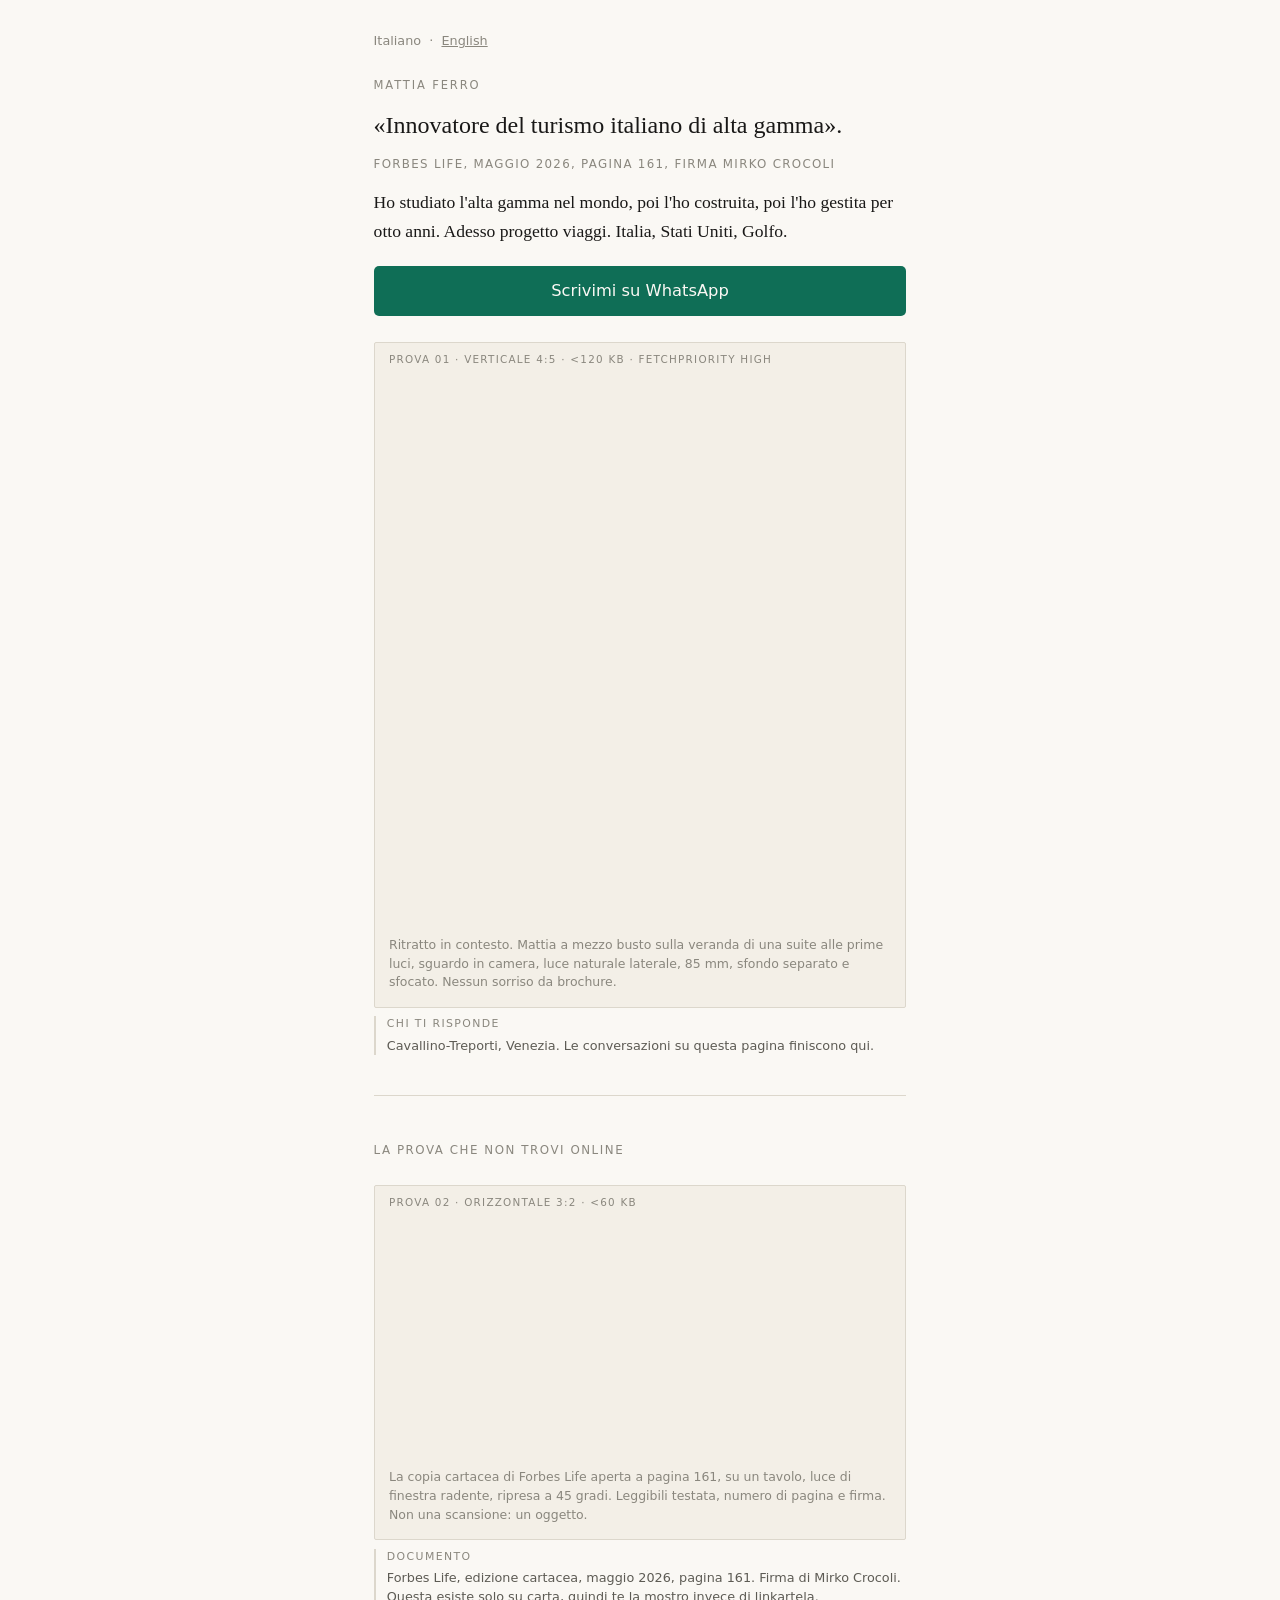
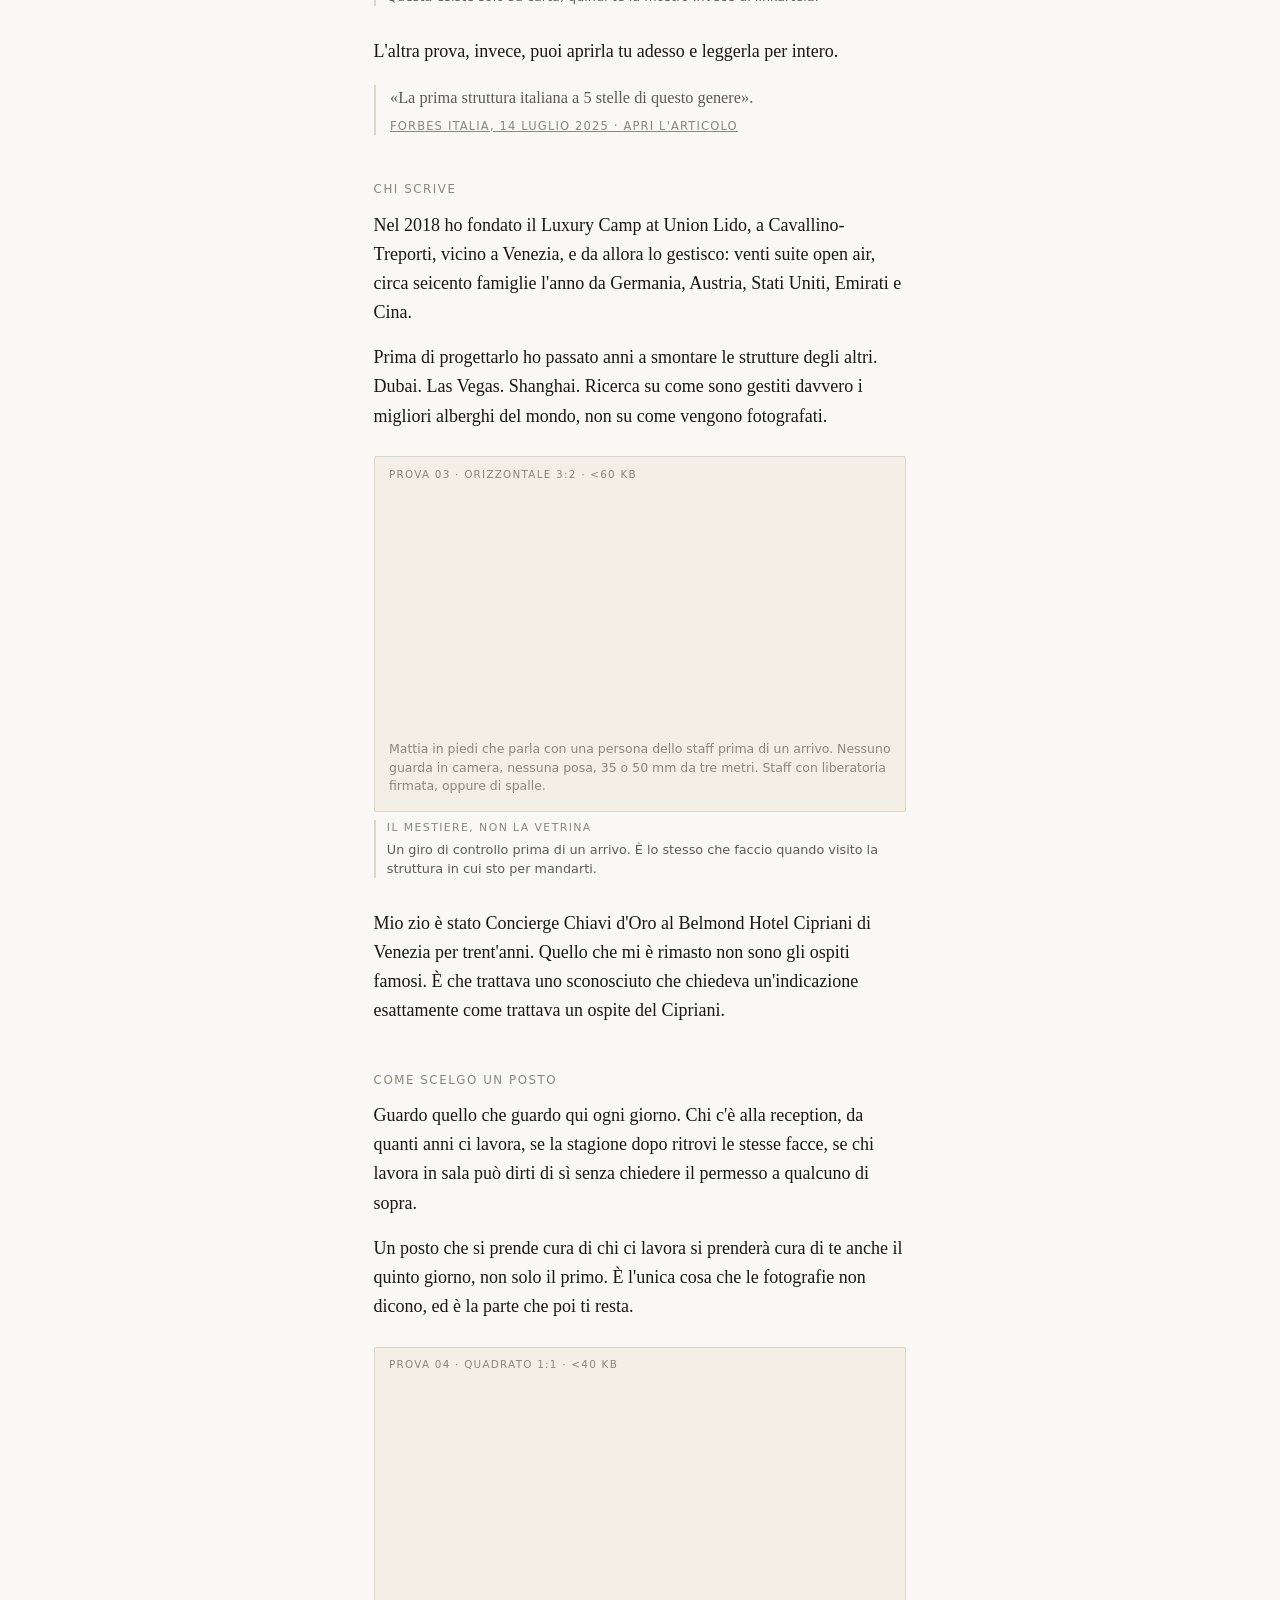
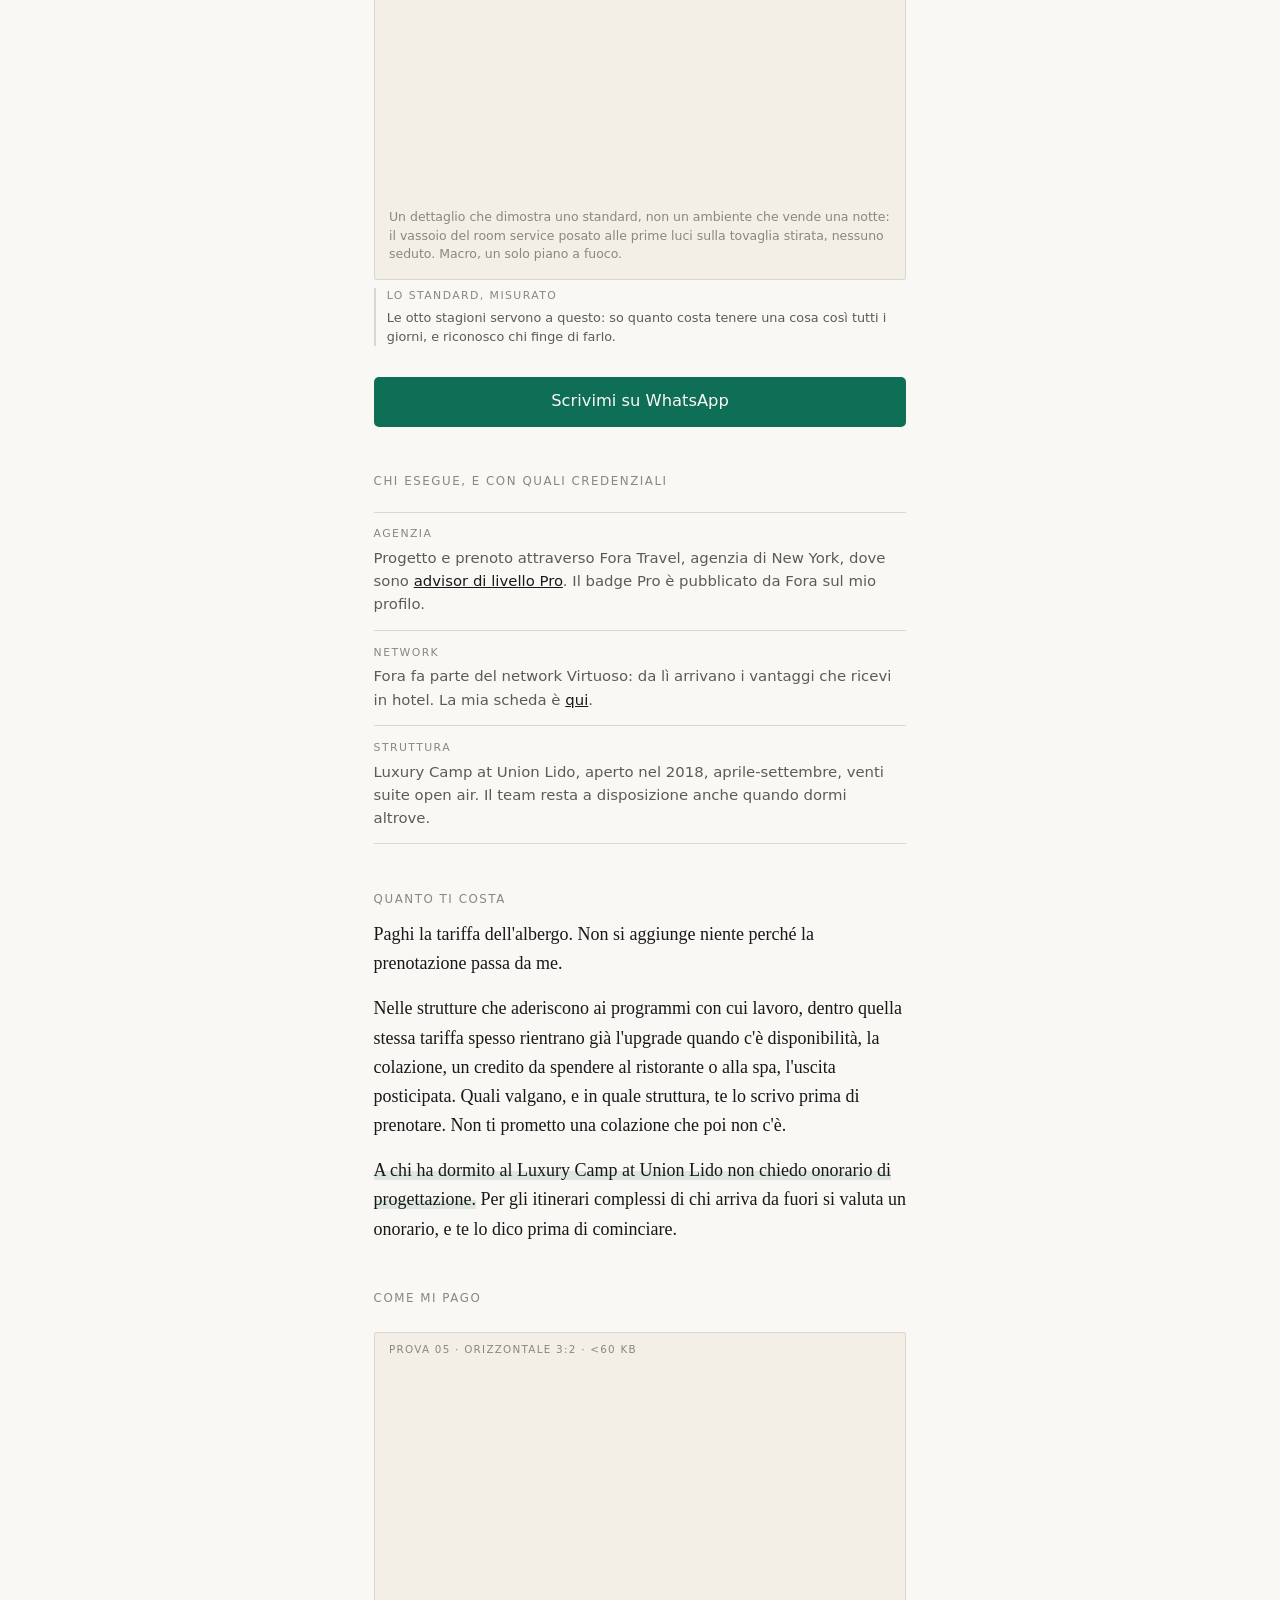
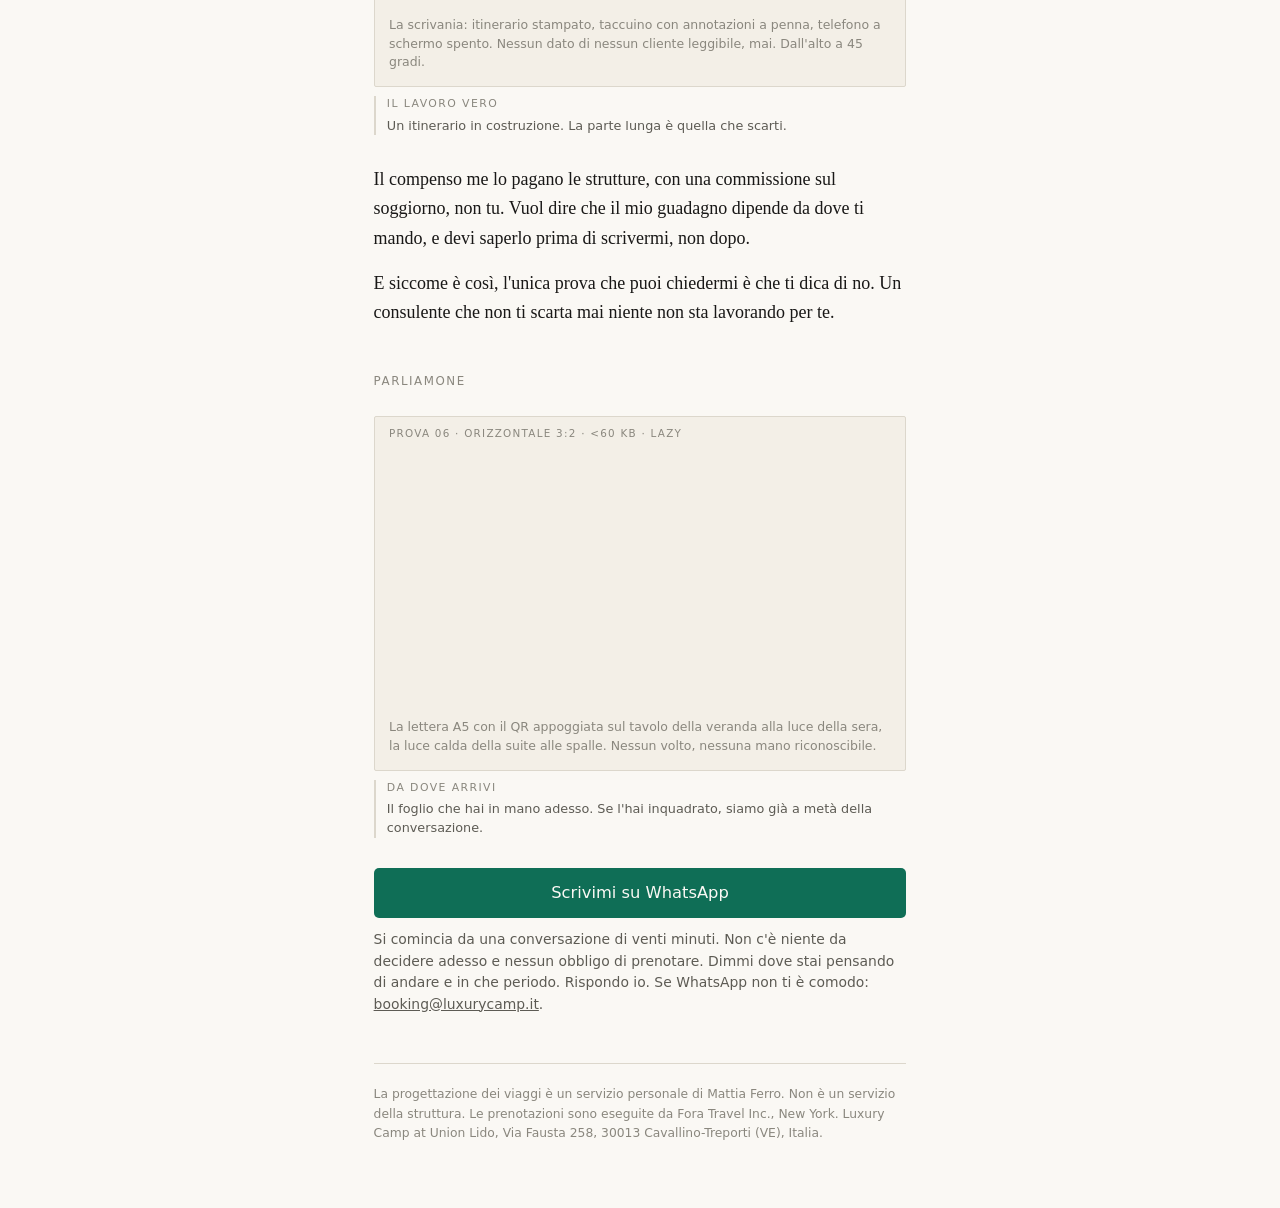
<file: prova-visiva.html>
<!doctype html>
<html lang="it">
<head>
<meta charset="utf-8">
<meta name="viewport" content="width=device-width, initial-scale=1">
<title>Mattia Ferro, travel advisor</title>
<meta name="description" content="Ho studiato l'alta gamma nel mondo, poi l'ho costruita, poi l'ho gestita per otto anni. Adesso progetto viaggi. Italia, Stati Uniti, Golfo.">
<link rel="canonical" href="https://travel.mattiaferro.com/">
<meta property="og:type" content="profile">
<meta property="og:title" content="Mattia Ferro, travel advisor">
<meta property="og:description" content="Ho studiato l'alta gamma nel mondo, poi l'ho costruita, poi l'ho gestita per otto anni. Adesso progetto viaggi.">
<meta property="og:url" content="https://travel.mattiaferro.com/">
<meta property="og:image" content="https://travel.mattiaferro.com/img/og-mattia-ferro.jpg">
<style>
:root{
  --ink:#191817;--soft:#5d5b54;--faint:#8a877e;--line:#dcd7cc;--bg:#faf8f4;
  --paper:#f3efe7;--acc:#0f6e56;--acc-ink:#faf8f4
}
@media(prefers-color-scheme:dark){
  :root{--ink:#ecebe5;--soft:#a5a29a;--faint:#7d7a73;--line:#33322e;--bg:#131312;--paper:#1c1b19;--acc:#5dcaa5;--acc-ink:#101110}
}
*{box-sizing:border-box;margin:0;padding:0}
body{background:var(--bg);color:var(--ink);
  font:400 18px/1.62 Georgia,"Iowan Old Style","Times New Roman",serif;
  -webkit-text-size-adjust:100%}
main{max-width:36rem;margin:0 auto;padding:2.2rem 1.35rem 3rem}
h1{font-size:1.5rem;line-height:1.3;font-weight:400;margin:0 0 .9rem}
h1 .sig{display:block;font:400 .74rem/1.5 system-ui,sans-serif;letter-spacing:.11em;
  text-transform:uppercase;color:var(--faint);margin-top:.9rem}
h2{font:400 .74rem/1.4 system-ui,sans-serif;letter-spacing:.13em;text-transform:uppercase;
  color:var(--faint);margin:2.9rem 0 .8rem}
p{margin-bottom:1rem}
a{color:inherit}
strong{font-weight:400;box-shadow:inset 0 -.5em 0 rgba(15,110,86,.12)}
.eyebrow{font:400 .72rem/1.4 system-ui,sans-serif;letter-spacing:.16em;text-transform:uppercase;
  color:var(--faint);margin-bottom:1.1rem}
.lead{font-size:1.1rem;margin-bottom:1.3rem}
.rule{height:1px;background:var(--line);border:0;margin:2.5rem 0}

/* ---- il documento: ogni immagine e una prova numerata ---- */
figure{margin:1.6rem 0 1.9rem}
figure img{display:block;width:100%;height:auto;border-radius:2px}
.slot{position:relative;display:flex;flex-direction:column;justify-content:flex-end;
  background:var(--paper);border:1px solid var(--line);border-radius:2px;
  padding:.9rem;color:var(--faint);font:400 .78rem/1.5 system-ui,sans-serif}
.slot::before{content:attr(data-ar);position:absolute;top:.7rem;left:.9rem;
  font:400 .65rem/1 system-ui,sans-serif;letter-spacing:.12em;text-transform:uppercase}
.ar-45{aspect-ratio:4/5}.ar-32{aspect-ratio:3/2}.ar-169{aspect-ratio:16/9}.ar-11{aspect-ratio:1/1}
figcaption{margin-top:.55rem;font:400 .8rem/1.5 system-ui,sans-serif;color:var(--soft);
  padding-left:.7rem;border-left:2px solid var(--line)}
figcaption b{display:block;font-weight:400;color:var(--faint);font-size:.68rem;
  letter-spacing:.13em;text-transform:uppercase;margin-bottom:.2rem}

/* ---- riquadri verificabili: tre prove, zero loghi ---- */
.ledger{border-top:1px solid var(--line);margin:1.4rem 0 1.6rem}
.ledger div{border-bottom:1px solid var(--line);padding:.85rem 0;
  font:400 .93rem/1.55 system-ui,sans-serif;color:var(--soft)}
.ledger span{display:block;font-size:.68rem;letter-spacing:.13em;text-transform:uppercase;
  color:var(--faint);margin-bottom:.25rem}
.ledger a{color:var(--ink)}

.quote{font-size:1.02rem;line-height:1.55;padding-left:.9rem;border-left:2px solid var(--line);
  color:var(--soft);margin:1.2rem 0}
.quote b{display:block;font:400 .72rem/1.5 system-ui,sans-serif;letter-spacing:.1em;
  text-transform:uppercase;color:var(--faint);margin-top:.45rem}

.cta{display:block;text-align:center;background:var(--acc);color:var(--acc-ink);
  font:400 1.02rem/1 system-ui,sans-serif;text-decoration:none;padding:1.05rem 1.2rem;
  border-radius:5px;margin:1.2rem 0 .7rem}
.note{font:400 .87rem/1.55 system-ui,sans-serif;color:var(--soft)}
footer{margin-top:3rem;padding-top:1.3rem;border-top:1px solid var(--line);
  font:400 .77rem/1.6 system-ui,sans-serif;color:var(--faint)}
.lang{font:400 .8rem/1 system-ui,sans-serif;color:var(--faint);margin-bottom:1.8rem}
.lang a{color:var(--faint)}
</style>
</head>
<body>
<main>

<p class="lang">Italiano &nbsp;·&nbsp; <a href="/en/">English</a></p>

<p class="eyebrow">Mattia Ferro</p>

<h1>«Innovatore del turismo italiano di alta gamma».
  <span class="sig">Forbes Life, maggio 2026, pagina 161, firma Mirko Crocoli</span></h1>

<p class="lead">Ho studiato l'alta gamma nel mondo, poi l'ho costruita, poi l'ho gestita per otto anni.
Adesso progetto viaggi. Italia, Stati Uniti, Golfo.</p>

<a class="cta" href="https://wa.me/393297647959?text=Ciao%20Mattia%2C%20vorrei%20parlare%20di%20un%20viaggio.">Scrivimi su WhatsApp</a>

<figure>
  <div class="slot ar-45" data-ar="Prova 01 · verticale 4:5 · &lt;120 KB · fetchpriority high">
    Ritratto in contesto. Mattia a mezzo busto sulla veranda di una suite alle prime luci,
    sguardo in camera, luce naturale laterale, 85 mm, sfondo separato e sfocato.
    Nessun sorriso da brochure.
  </div>
  <figcaption><b>Chi ti risponde</b>
  Cavallino-Treporti, Venezia. Le conversazioni su questa pagina finiscono qui.</figcaption>
</figure>

<hr class="rule">

<h2>La prova che non trovi online</h2>

<figure>
  <div class="slot ar-32" data-ar="Prova 02 · orizzontale 3:2 · &lt;60 KB">
    La copia cartacea di Forbes Life aperta a pagina 161, su un tavolo, luce di finestra radente,
    ripresa a 45 gradi. Leggibili testata, numero di pagina e firma. Non una scansione: un oggetto.
  </div>
  <figcaption><b>Documento</b>
  Forbes Life, edizione cartacea, maggio 2026, pagina 161. Firma di Mirko Crocoli.
  Questa esiste solo su carta, quindi te la mostro invece di linkartela.</figcaption>
</figure>

<p>L'altra prova, invece, puoi aprirla tu adesso e leggerla per intero.</p>

<p class="quote">«La prima struttura italiana a 5 stelle di questo genere».
  <b><a href="https://forbes.it/2025/07/14/luxury-camp-lesperienza-esclusiva-delle-vacanze-allaria-aperta">Forbes Italia, 14 luglio 2025 · apri l'articolo</a></b></p>

<h2>Chi scrive</h2>

<p>Nel 2018 ho fondato il Luxury Camp at Union Lido, a Cavallino-Treporti, vicino a Venezia,
e da allora lo gestisco: venti suite open air, circa seicento famiglie l'anno da Germania,
Austria, Stati Uniti, Emirati e Cina.</p>

<p>Prima di progettarlo ho passato anni a smontare le strutture degli altri. Dubai. Las Vegas.
Shanghai. Ricerca su come sono gestiti davvero i migliori alberghi del mondo, non su come
vengono fotografati.</p>

<figure>
  <div class="slot ar-32" data-ar="Prova 03 · orizzontale 3:2 · &lt;60 KB">
    Mattia in piedi che parla con una persona dello staff prima di un arrivo. Nessuno guarda in
    camera, nessuna posa, 35 o 50 mm da tre metri. Staff con liberatoria firmata, oppure di spalle.
  </div>
  <figcaption><b>Il mestiere, non la vetrina</b>
  Un giro di controllo prima di un arrivo. È lo stesso che faccio quando visito la struttura
  in cui sto per mandarti.</figcaption>
</figure>

<p>Mio zio è stato Concierge Chiavi d'Oro al Belmond Hotel Cipriani di Venezia per trent'anni.
Quello che mi è rimasto non sono gli ospiti famosi. È che trattava uno sconosciuto che chiedeva
un'indicazione esattamente come trattava un ospite del Cipriani.</p>

<h2>Come scelgo un posto</h2>

<p>Guardo quello che guardo qui ogni giorno. Chi c'è alla reception, da quanti anni ci lavora,
se la stagione dopo ritrovi le stesse facce, se chi lavora in sala può dirti di sì senza chiedere
il permesso a qualcuno di sopra.</p>

<p>Un posto che si prende cura di chi ci lavora si prenderà cura di te anche il quinto giorno,
non solo il primo. È l'unica cosa che le fotografie non dicono, ed è la parte che poi ti resta.</p>

<figure>
  <div class="slot ar-11" data-ar="Prova 04 · quadrato 1:1 · &lt;40 KB">
    Un dettaglio che dimostra uno standard, non un ambiente che vende una notte: il vassoio del
    room service posato alle prime luci sulla tovaglia stirata, nessuno seduto. Macro, un solo
    piano a fuoco.
  </div>
  <figcaption><b>Lo standard, misurato</b>
  Le otto stagioni servono a questo: so quanto costa tenere una cosa così tutti i giorni,
  e riconosco chi finge di farlo.</figcaption>
</figure>

<a class="cta" href="https://wa.me/393297647959?text=Ciao%20Mattia%2C%20vorrei%20parlare%20di%20un%20viaggio.">Scrivimi su WhatsApp</a>

<h2>Chi esegue, e con quali credenziali</h2>

<div class="ledger">
  <div><span>Agenzia</span>
    Progetto e prenoto attraverso Fora Travel, agenzia di New York, dove sono
    <a href="https://www.foratravel.com/advisor/mattia-ferro">advisor di livello Pro</a>.
    Il badge Pro è pubblicato da Fora sul mio profilo.</div>
  <div><span>Network</span>
    Fora fa parte del network Virtuoso: da lì arrivano i vantaggi che ricevi in hotel.
    La mia scheda è <a href="https://www.virtuoso.com/advisor/mattferr74504">qui</a>.</div>
  <div><span>Struttura</span>
    Luxury Camp at Union Lido, aperto nel 2018, aprile-settembre, venti suite open air.
    Il team resta a disposizione anche quando dormi altrove.</div>
</div>

<h2>Quanto ti costa</h2>

<p>Paghi la tariffa dell'albergo. Non si aggiunge niente perché la prenotazione passa da me.</p>

<p>Nelle strutture che aderiscono ai programmi con cui lavoro, dentro quella stessa tariffa
spesso rientrano già l'upgrade quando c'è disponibilità, la colazione, un credito da spendere
al ristorante o alla spa, l'uscita posticipata. Quali valgano, e in quale struttura, te lo scrivo
prima di prenotare. Non ti prometto una colazione che poi non c'è.</p>

<p><strong>A chi ha dormito al Luxury Camp at Union Lido non chiedo onorario di progettazione.</strong>
Per gli itinerari complessi di chi arriva da fuori si valuta un onorario, e te lo dico prima
di cominciare.</p>

<h2>Come mi pago</h2>

<figure>
  <div class="slot ar-32" data-ar="Prova 05 · orizzontale 3:2 · &lt;60 KB">
    La scrivania: itinerario stampato, taccuino con annotazioni a penna, telefono a schermo
    spento. Nessun dato di nessun cliente leggibile, mai. Dall'alto a 45 gradi.
  </div>
  <figcaption><b>Il lavoro vero</b>
  Un itinerario in costruzione. La parte lunga è quella che scarti.</figcaption>
</figure>

<p>Il compenso me lo pagano le strutture, con una commissione sul soggiorno, non tu. Vuol dire
che il mio guadagno dipende da dove ti mando, e devi saperlo prima di scrivermi, non dopo.</p>

<p>E siccome è così, l'unica prova che puoi chiedermi è che ti dica di no. Un consulente che non
ti scarta mai niente non sta lavorando per te.</p>

<h2>Parliamone</h2>

<figure>
  <div class="slot ar-32" data-ar="Prova 06 · orizzontale 3:2 · &lt;60 KB · lazy">
    La lettera A5 con il QR appoggiata sul tavolo della veranda alla luce della sera, la luce
    calda della suite alle spalle. Nessun volto, nessuna mano riconoscibile.
  </div>
  <figcaption><b>Da dove arrivi</b>
  Il foglio che hai in mano adesso. Se l'hai inquadrato, siamo già a metà della conversazione.</figcaption>
</figure>

<a class="cta" href="https://wa.me/393297647959?text=Ciao%20Mattia%2C%20ho%20letto%20la%20lettera%20in%20suite.%20Vorrei%20parlare%20di%20un%20viaggio.">Scrivimi su WhatsApp</a>

<p class="note">Si comincia da una conversazione di venti minuti. Non c'è niente da decidere
adesso e nessun obbligo di prenotare. Dimmi dove stai pensando di andare e in che periodo.
Rispondo io. Se WhatsApp non ti è comodo:
<a href="mailto:booking@luxurycamp.it">booking@luxurycamp.it</a>.</p>

<footer>
  <p>La progettazione dei viaggi è un servizio personale di Mattia Ferro. Non è un servizio
  della struttura. Le prenotazioni sono eseguite da Fora Travel Inc., New York.
  Luxury Camp at Union Lido, Via Fausta 258, 30013 Cavallino-Treporti (VE), Italia.</p>
</footer>

</main>
</body>
</html>
</file>
